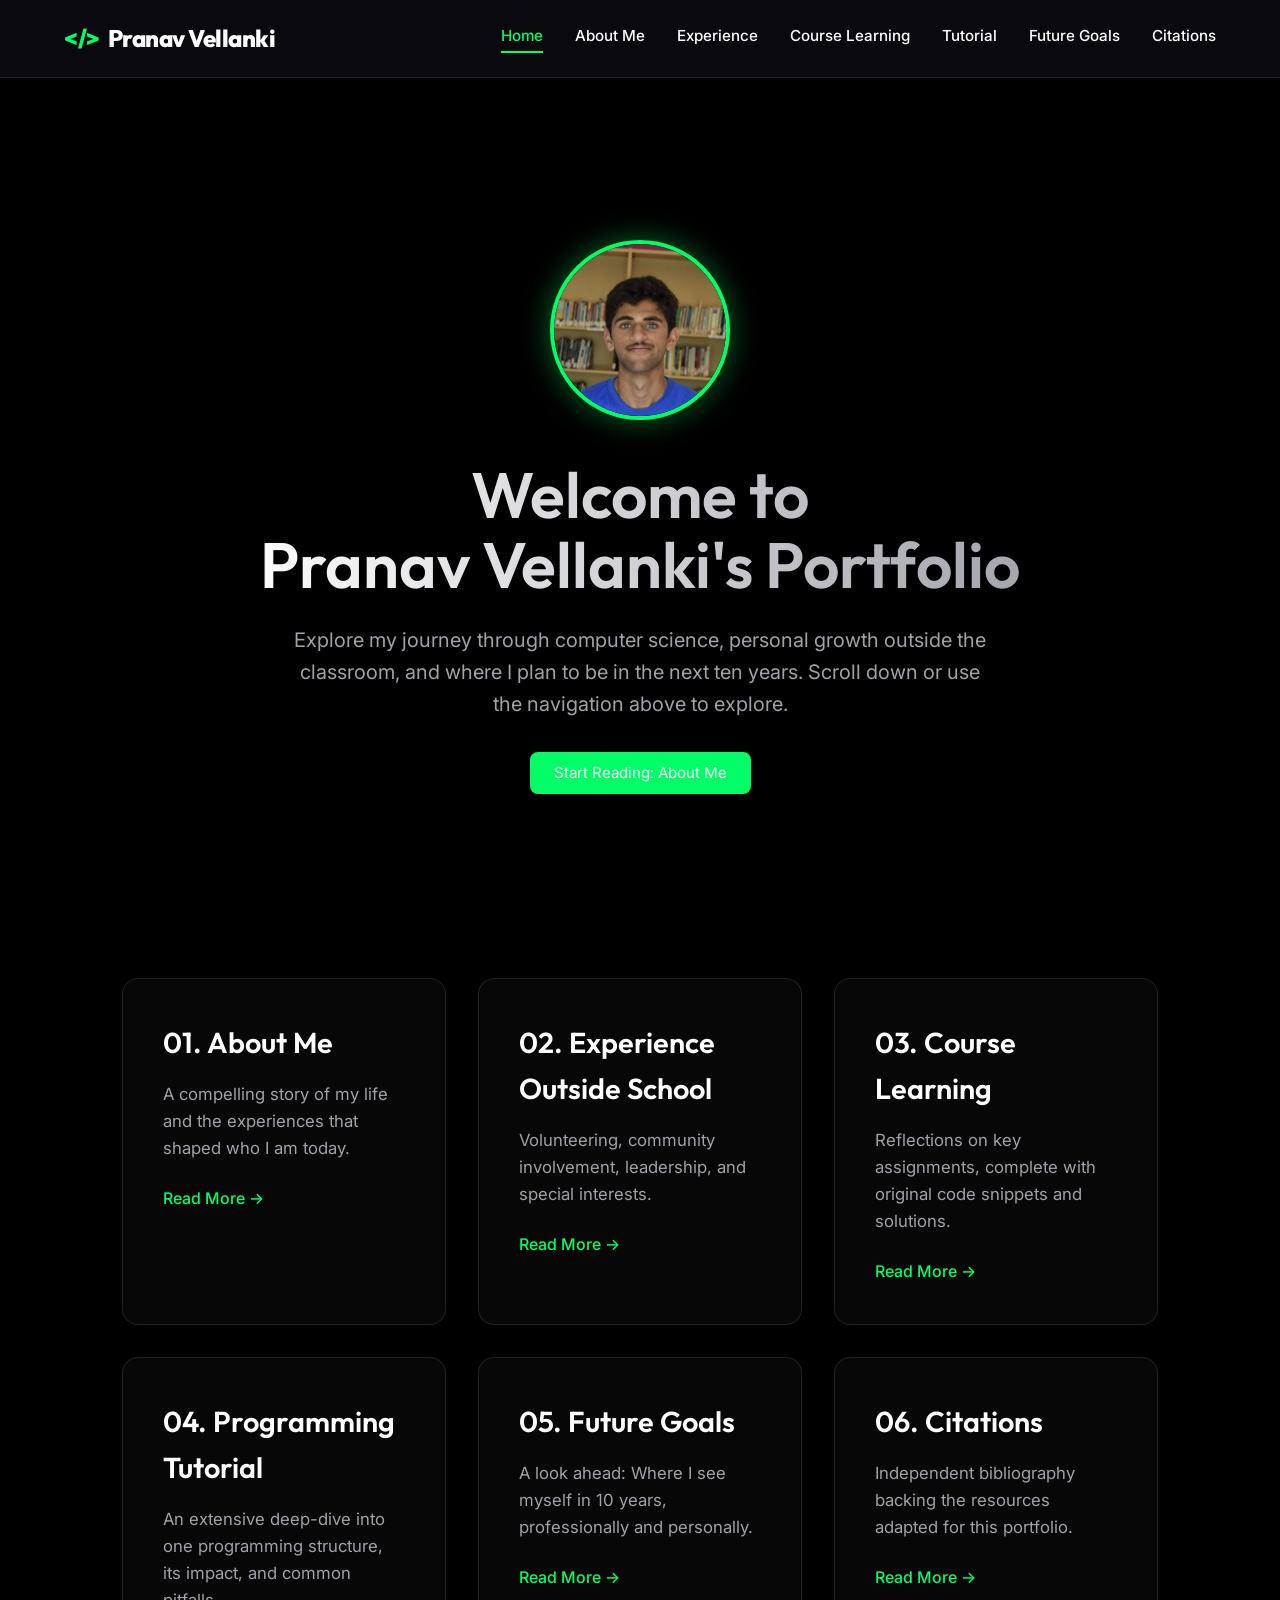
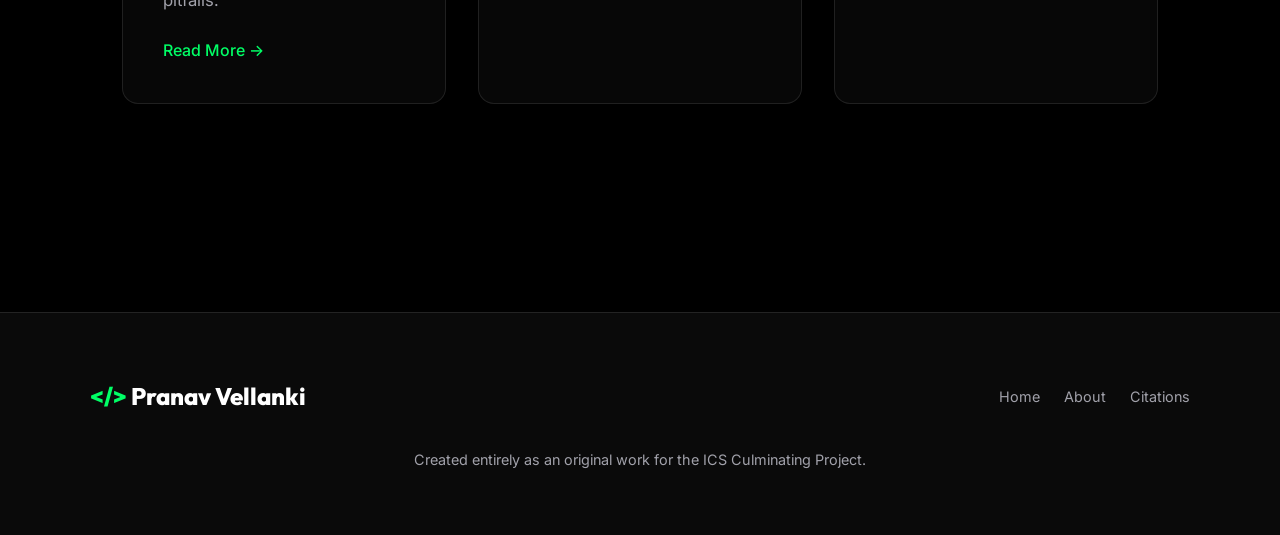
<file: index.html>
<!DOCTYPE html>
<html lang="en">
<head>
    <meta charset="UTF-8">
    <meta name="viewport" content="width=device-width, initial-scale=1.0">
    <title>ICS Portfolio | Home</title>
    <link href="https://fonts.googleapis.com/css2?family=Inter:wght@300;400;500;600;700&family=Outfit:wght@400;600;800&display=swap" rel="stylesheet">
    <link rel="stylesheet" href="styles.css">
</head>
<body>
    <nav class="navbar" id="navbar">
        <div class="logo">
            <span style="color: var(--accent-primary);">&lt;/&gt;</span> Pranav Vellanki
        </div>
        <div class="nav-links">
            <a href="index.html" class="active">Home</a>
            <a href="about.html">About Me</a>
            <a href="experience.html">Experience</a>
            <a href="learning.html">Course Learning</a>
            <a href="tutorial.html">Tutorial</a>
            <a href="future.html">Future Goals</a>
            <a href="citations.html">Citations</a>
        </div>

    </nav>
    <div style="height: 80px;"></div>

    <header class="page-header">
        <div class="animate-up" style="margin-bottom: 2rem;">
            <img src="profile.jpg" alt="Pranav Vellanki" class="profile-img">
        </div>
        <h1 class="animate-up delay-1">Welcome to <br><span style="color: var(--accent-primary);">Pranav Vellanki's Portfolio</span></h1>
        <p class="animate-up delay-2">Explore my journey through computer science, personal growth outside the classroom, and where I plan to be in the next ten years. Scroll down or use the navigation above to explore.</p>
        <div class="animate-up delay-3" style="margin-top: 2rem;">
            <a href="about.html" class="btn btn-primary">Start Reading: About Me</a>
        </div>
    </header>

    <section class="section-container">
        <div class="content-grid">
            <a href="about.html" class="glass-card" style="text-decoration:none;">
                <h3 style="color: var(--text-main);">01. About Me</h3>
                <p>A compelling story of my life and the experiences that shaped who I am today.</p>
                <div style="color: var(--accent-primary); font-weight: 500;">Read More &rarr;</div>
            </a>
            <a href="experience.html" class="glass-card" style="text-decoration:none;">
                <h3 style="color: var(--text-main);">02. Experience Outside School</h3>
                <p>Volunteering, community involvement, leadership, and special interests.</p>
                <div style="color: var(--accent-primary); font-weight: 500;">Read More &rarr;</div>
            </a>
            <a href="learning.html" class="glass-card" style="text-decoration:none;">
                <h3 style="color: var(--text-main);">03. Course Learning</h3>
                <p>Reflections on key assignments, complete with original code snippets and solutions.</p>
                <div style="color: var(--accent-primary); font-weight: 500;">Read More &rarr;</div>
            </a>
            <a href="#" onclick="alert('Coming Soon!'); return false;" class="glass-card" style="text-decoration:none;">
                <h3 style="color: var(--text-main);">04. Programming Tutorial</h3>
                <p>An extensive deep-dive into one programming structure, its impact, and common pitfalls.</p>
                <div style="color: var(--accent-primary); font-weight: 500;">Read More &rarr;</div>
            </a>
            <a href="future.html" class="glass-card" style="text-decoration:none;">
                <h3 style="color: var(--text-main);">05. Future Goals</h3>
                <p>A look ahead: Where I see myself in 10 years, professionally and personally.</p>
                <div style="color: var(--accent-primary); font-weight: 500;">Read More &rarr;</div>
            </a>
            <a href="#" onclick="alert('Coming Soon!'); return false;" class="glass-card" style="text-decoration:none;">
                <h3 style="color: var(--text-main);">06. Citations</h3>
                <p>Independent bibliography backing the resources adapted for this portfolio.</p>
                <div style="color: var(--accent-primary); font-weight: 500;">Read More &rarr;</div>
            </a>
        </div>
    </section>

    <footer class="footer">
        <div class="footer-content">
            <div class="footer-logo">
                <span style="color: var(--accent-primary);">&lt;/&gt;</span> Pranav Vellanki
            </div>
            <div class="footer-links">
                <a href="index.html">Home</a>
                <a href="about.html">About</a>
                <a href="citations.html">Citations</a>
            </div>
        </div>
        <p style="text-align:center; color: var(--text-muted); margin-top: 2rem; font-size:0.9rem;">Created entirely as an original work for the ICS Culminating Project.</p>
    </footer>

    <script src="script.js"></script>
</body>
</html>
</file>
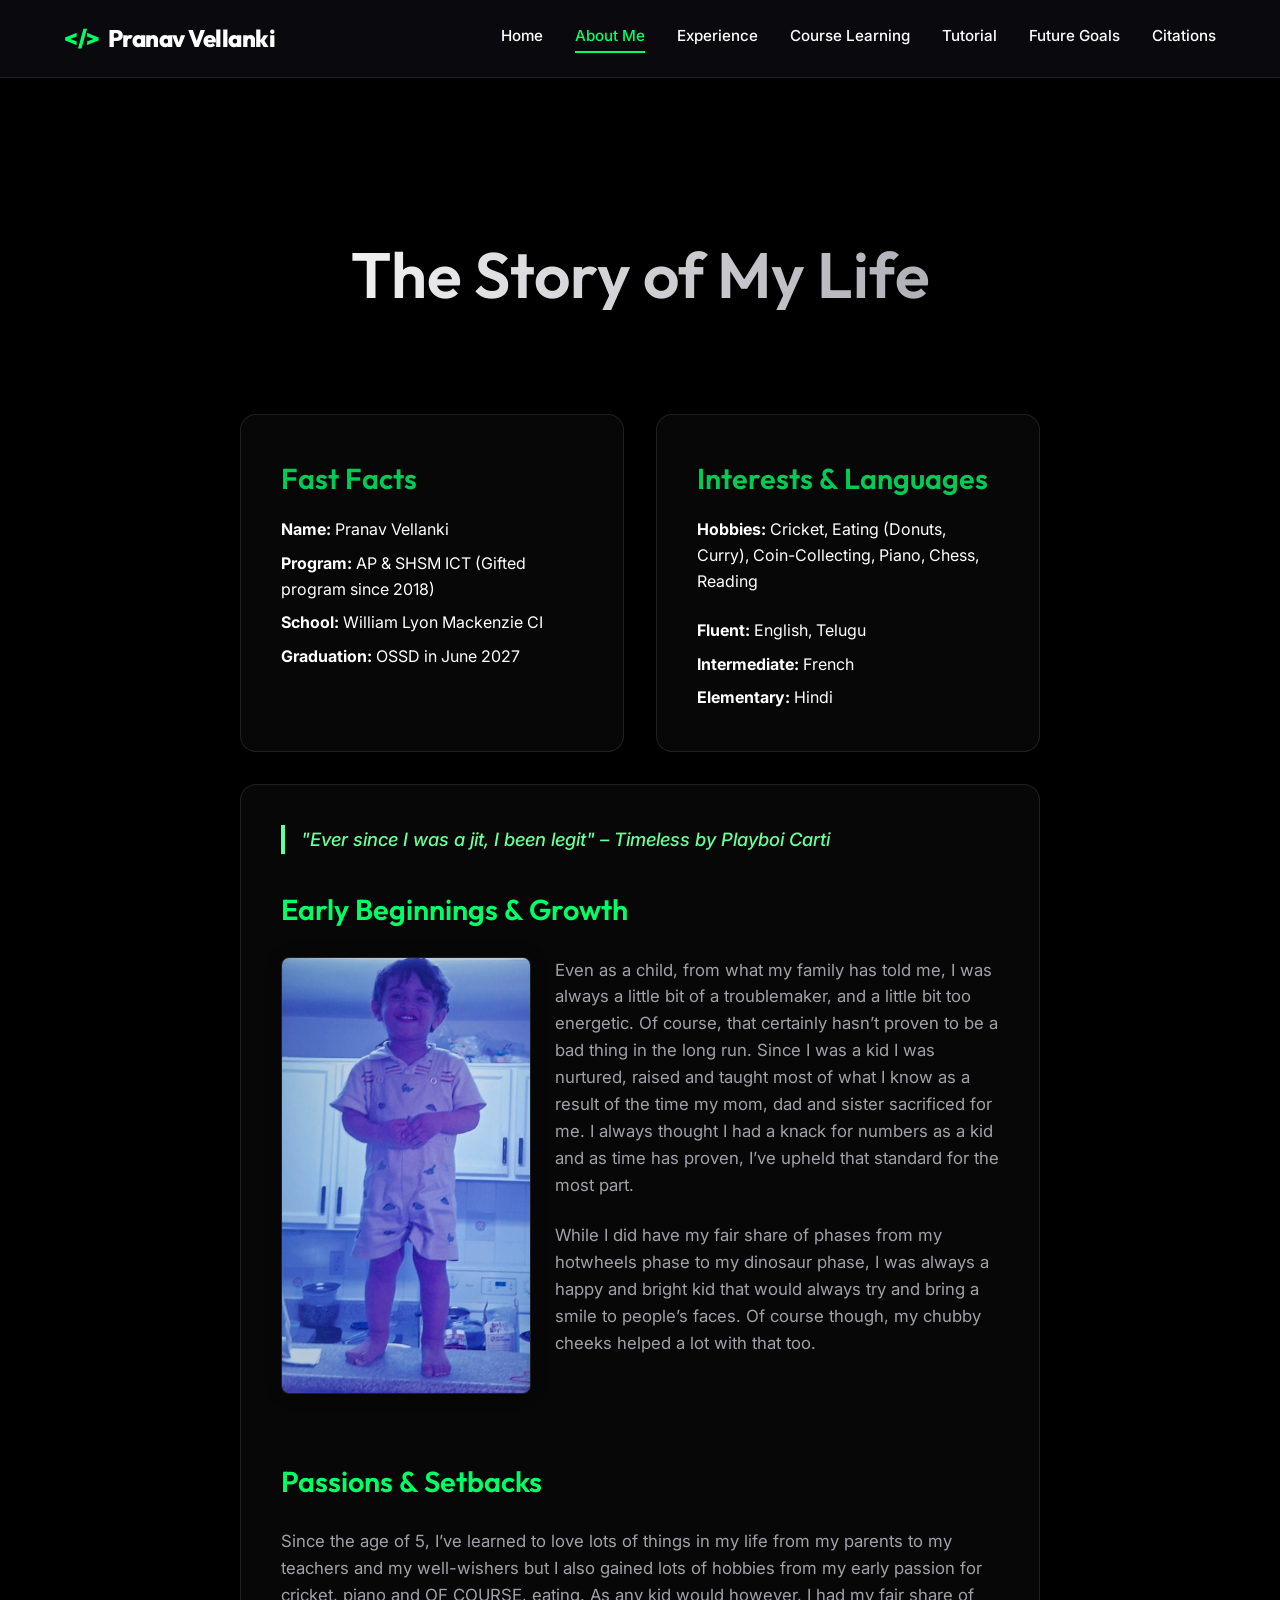
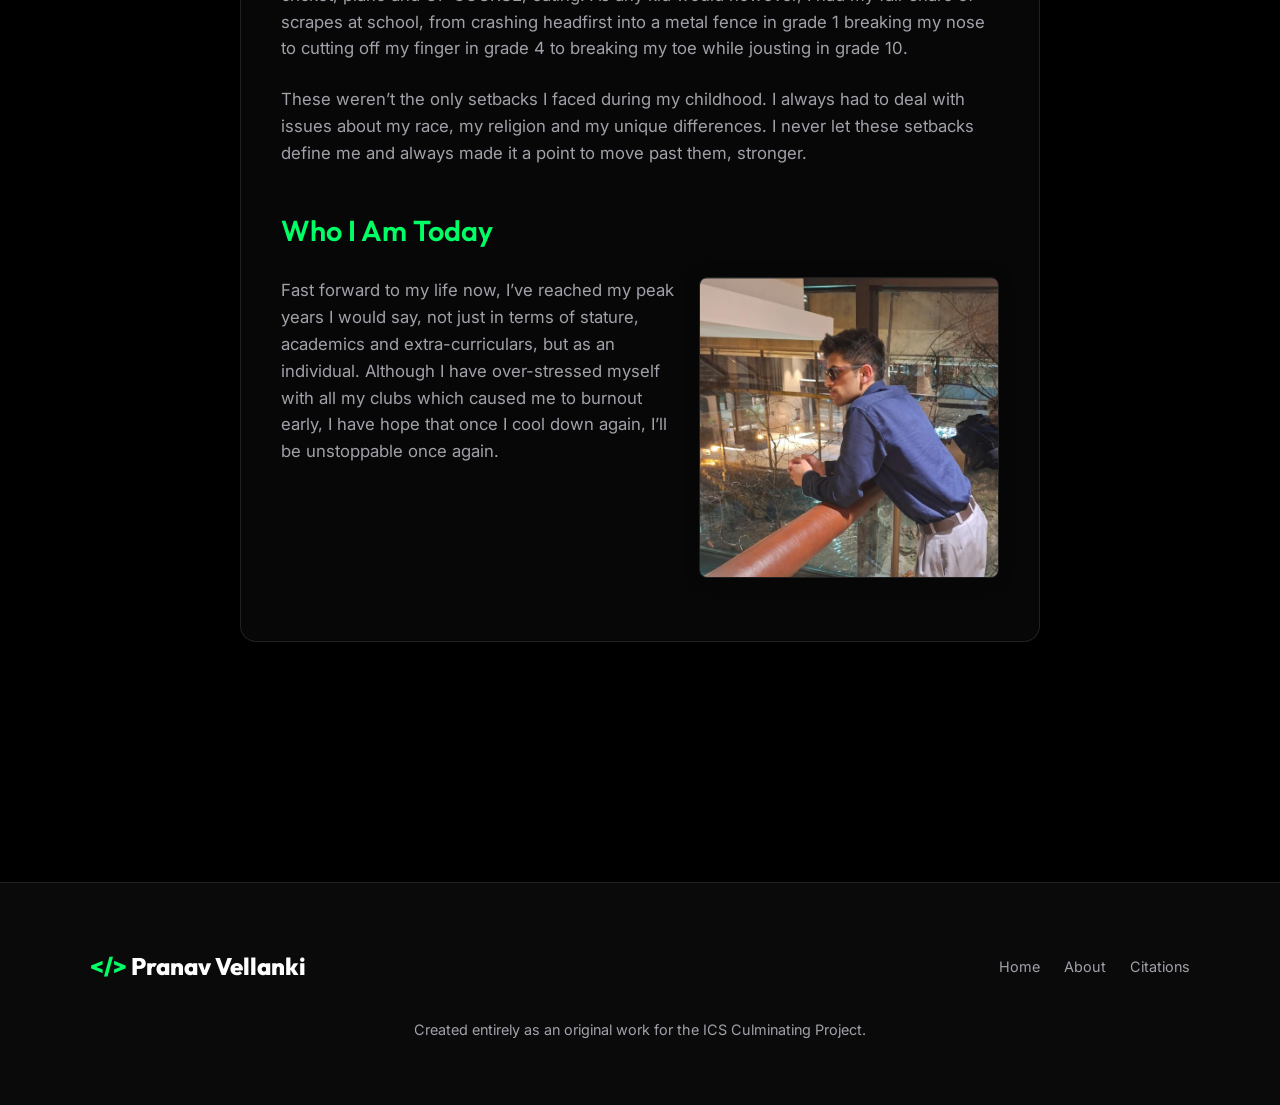
<file: about.html>
<!DOCTYPE html>
<html lang="en">
<head>
    <meta charset="UTF-8">
    <meta name="viewport" content="width=device-width, initial-scale=1.0">
    <title>About Me | ICS Portfolio</title>
    <link href="https://fonts.googleapis.com/css2?family=Inter:wght@300;400;500;600;700&family=Outfit:wght@400;600;800&display=swap" rel="stylesheet">
    <link rel="stylesheet" href="styles.css">
</head>
<body>
    <nav class="navbar" id="navbar">
        <div class="logo">
            <span style="color: var(--accent-primary);">&lt;/&gt;</span> Pranav Vellanki
        </div>
        <div class="nav-links">
            <a href="index.html">Home</a>
            <a href="about.html" class="active">About Me</a>
            <a href="experience.html">Experience</a>
            <a href="learning.html">Course Learning</a>
            <a href="tutorial.html">Tutorial</a>
            <a href="future.html">Future Goals</a>
            <a href="citations.html">Citations</a>
        </div>

    </nav>
    <div style="height: 80px;"></div>

    <header class="page-header">
        <h1 class="animate-up">The Story of <span style="color: var(--accent-secondary);">My Life</span></h1>
    </header>

    <section class="section-container" style="padding-top: 0;">
        <div class="content-grid" style="max-width: 800px; margin: 0 auto; margin-bottom: 2rem;">
            <div class="glass-card">
                <h3 style="color: var(--accent-secondary); margin-bottom: 1rem;">Fast Facts</h3>
                <ul style="list-style: none; padding: 0;">
                    <li style="margin-bottom: 0.5rem;"><strong style="color: var(--text-main);">Name:</strong> Pranav Vellanki</li>
                    <li style="margin-bottom: 0.5rem;"><strong style="color: var(--text-main);">Program:</strong> AP & SHSM ICT (Gifted program since 2018)</li>
                    <li style="margin-bottom: 0.5rem;"><strong style="color: var(--text-main);">School:</strong> William Lyon Mackenzie CI</li>
                    <li><strong style="color: var(--text-main);">Graduation:</strong> OSSD in June 2027</li>
                </ul>
            </div>
            <div class="glass-card">
                <h3 style="color: var(--accent-secondary); margin-bottom: 1rem;">Interests & Languages</h3>
                <ul style="list-style: none; padding: 0; margin-bottom: 1.5rem;">
                    <li style="margin-bottom: 0.5rem;"><strong style="color: var(--text-main);">Hobbies:</strong> Cricket, Eating (Donuts, Curry), Coin-Collecting, Piano, Chess, Reading</li>
                </ul>
                <ul style="list-style: none; padding: 0;">
                    <li style="margin-bottom: 0.5rem;"><strong style="color: var(--text-main);">Fluent:</strong> English, Telugu</li>
                    <li style="margin-bottom: 0.5rem;"><strong style="color: var(--text-main);">Intermediate:</strong> French</li>
                    <li><strong style="color: var(--text-main);">Elementary:</strong> Hindi</li>
                </ul>
            </div>
        </div>

        <div class="glass-card" style="max-width: 800px; margin: 0 auto; margin-bottom: 2rem;">
            <p class="animate-up delay-2" style="font-size: 1.15rem; font-weight: 500; font-style: italic; color: var(--accent-gold); margin-bottom: 2rem; border-left: 4px solid var(--accent-gold); padding-left: 1rem;">
                "Ever since I was a jit, I been legit" – Timeless by Playboi Carti
            </p>
            <h2 style="color: var(--accent-primary); margin-bottom: 1.5rem;">Early Beginnings & Growth</h2>
            <div style="float: left; margin: 0 1.5rem 1rem 0; width: 40%; max-width: 250px;">
                <img src="baby-photo.jpg" alt="Baby Photo" style="width: 100%; border-radius: 8px; border: 1px solid var(--border-glass); box-shadow: 0 0 15px rgba(0,0,0,0.3);">
            </div>
            <p>
                Even as a child, from what my family has told me, I was always a little bit of a troublemaker, and a little bit too energetic. Of course, that certainly hasn’t proven to be a bad thing in the long run. Since I was a kid I was nurtured, raised and taught most of what I know as a result of the time my mom, dad and sister sacrificed for me. I always thought I had a knack for numbers as a kid and as time has proven, I’ve upheld that standard for the most part.
            </p>
            <p style="margin-top: 1.5rem;">
                While I did have my fair share of phases from my hotwheels phase to my dinosaur phase, I was always a happy and bright kid that would always try and bring a smile to people’s faces. Of course though, my chubby cheeks helped a lot with that too.
            </p>
            <div style="clear: both;"></div>
            
            <h2 style="color: var(--accent-primary); margin-top: 2.5rem; margin-bottom: 1.5rem;">Passions & Setbacks</h2>
            <p>
                Since the age of 5, I’ve learned to love lots of things in my life from my parents to my teachers and my well-wishers but I also gained lots of hobbies from my early passion for cricket, piano and OF COURSE, eating. As any kid would however, I had my fair share of scrapes at school, from crashing headfirst into a metal fence in grade 1 breaking my nose to cutting off my finger in grade 4 to breaking my toe while jousting in grade 10.
            </p>
            <p style="margin-top: 1.5rem;">
                These weren’t the only setbacks I faced during my childhood. I always had to deal with issues about my race, my religion and my unique differences. I never let these setbacks define me and always made it a point to move past them, stronger.
            </p>

            <h2 style="color: var(--accent-primary); margin-top: 2.5rem; margin-bottom: 1.5rem;">Who I Am Today</h2>
            <div style="float: right; margin: 0 0 1rem 1.5rem; width: 45%; max-width: 300px;">
                <img src="about-me-photo.png" alt="Looking Out" style="width: 100%; border-radius: 8px; border: 1px solid var(--border-glass); box-shadow: 0 0 15px rgba(0,0,0,0.3);">
            </div>
            <p>
                Fast forward to my life now, I’ve reached my peak years I would say, not just in terms of stature, academics and extra-curriculars, but as an individual. Although I have over-stressed myself with all my clubs which caused me to burnout early, I have hope that once I cool down again, I’ll be unstoppable once again.
            </p>
            <div style="clear: both;"></div>
        </div>
    </section>

    <footer class="footer">
        <div class="footer-content">
            <div class="footer-logo">
                <span style="color: var(--accent-primary);">&lt;/&gt;</span> Pranav Vellanki
            </div>
            <div class="footer-links">
                <a href="index.html">Home</a>
                <a href="about.html">About</a>
                <a href="citations.html">Citations</a>
            </div>
        </div>
        <p style="text-align:center; color: var(--text-muted); margin-top: 2rem; font-size:0.9rem;">Created entirely as an original work for the ICS Culminating Project.</p>
    </footer>

    <script src="script.js"></script>
</body>
</html>
</file>
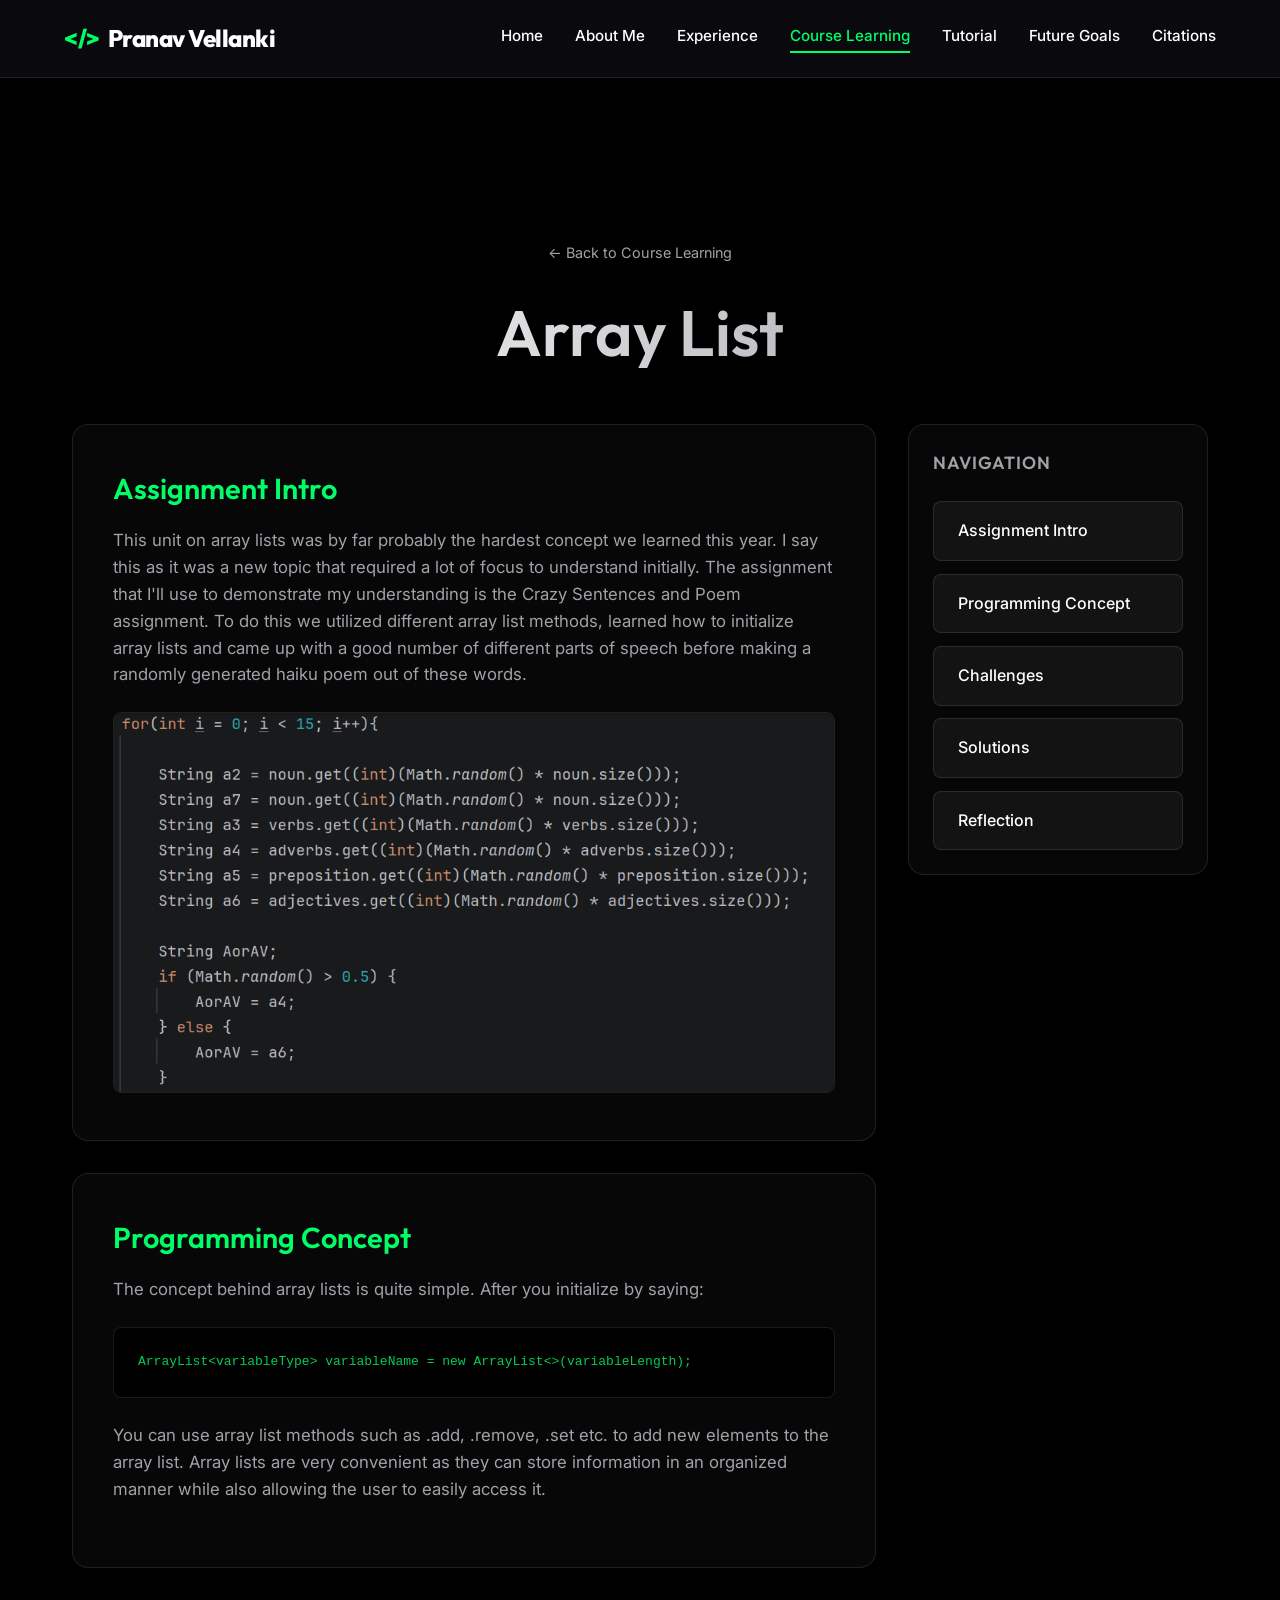
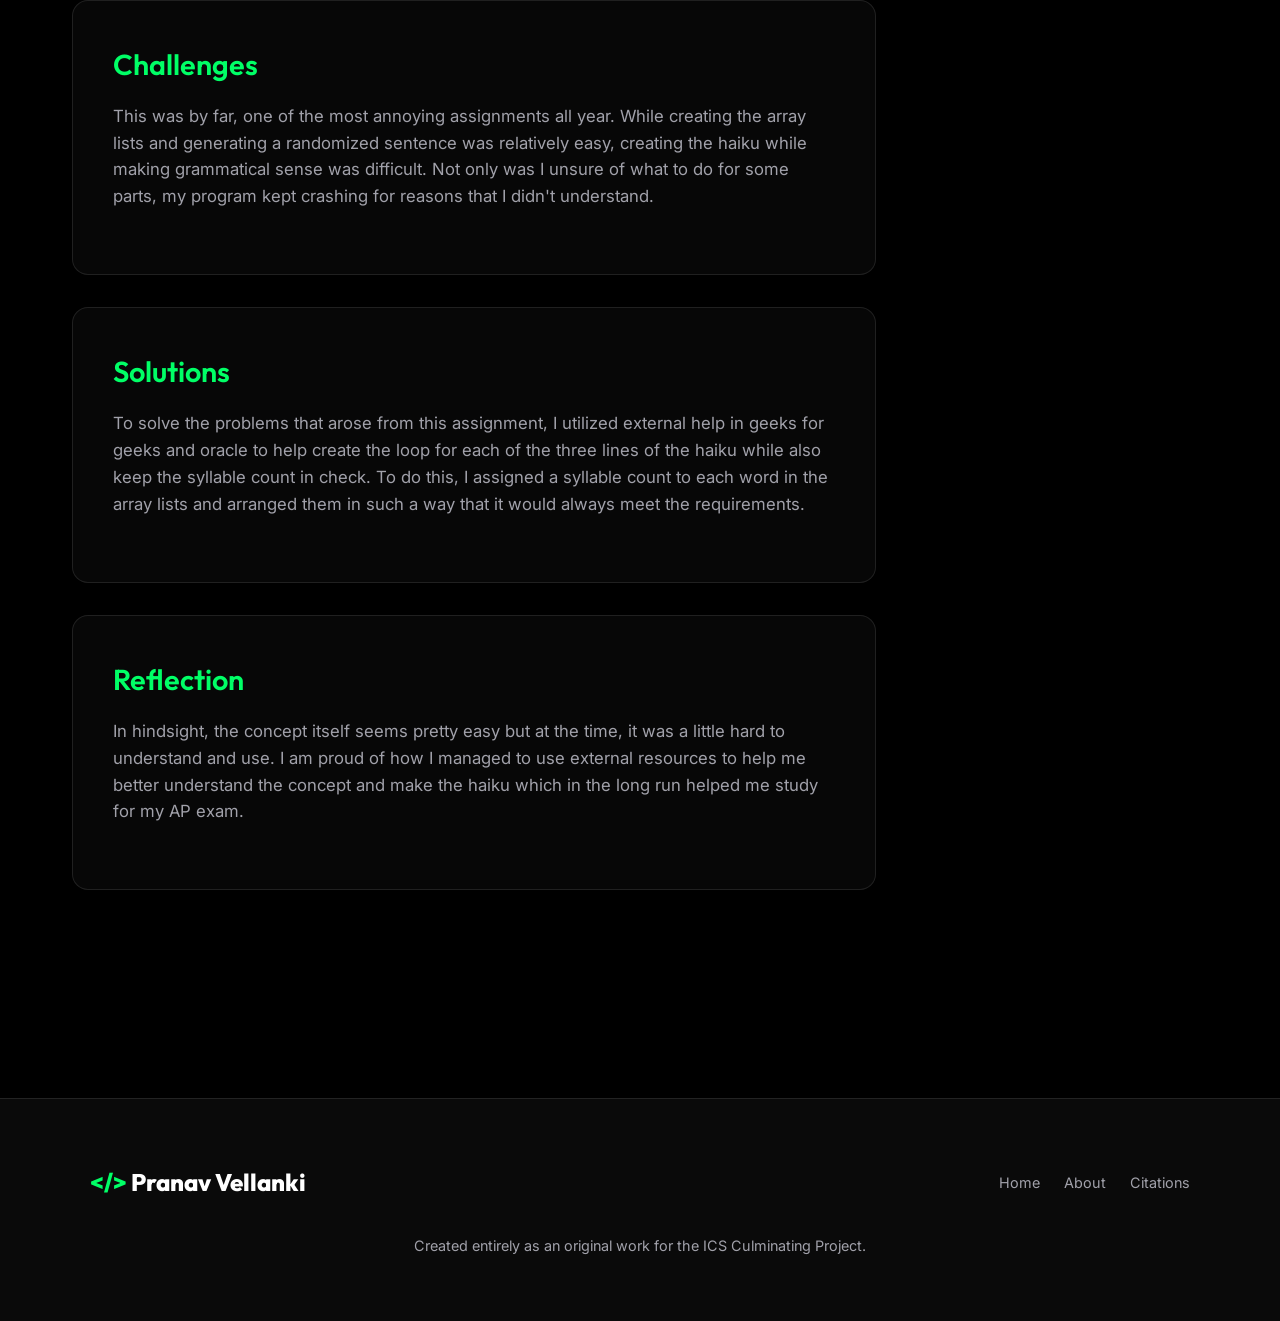
<file: array-list.html>
<!DOCTYPE html>
<html lang="en">
<head>
    <meta charset="UTF-8">
    <meta name="viewport" content="width=device-width, initial-scale=1.0">
    <title>Array List | ICS Portfolio</title>
    <link href="https://fonts.googleapis.com/css2?family=Inter:wght@300;400;500;600;700&family=Outfit:wght@400;600;800&display=swap" rel="stylesheet">
    <link rel="stylesheet" href="styles.css">
    <style>
        .layout-container {
            display: grid;
            grid-template-columns: 1fr 300px;
            gap: 2rem;
            align-items: start;
        }
        
        .main-content {
            display: flex;
            flex-direction: column;
            gap: 2rem;
        }

        .section-box {
            scroll-margin-top: 100px;
        }

        .sidebar-nav {
            position: sticky;
            top: 100px;
            display: flex;
            flex-direction: column;
            gap: 0.8rem;
        }

        .sidebar-btn {
            display: block;
            padding: 1rem 1.5rem;
            background: rgba(255, 255, 255, 0.05);
            border: 1px solid var(--border-glass);
            border-radius: 8px;
            color: var(--text-main);
            text-decoration: none;
            font-weight: 500;
            transition: all 0.2s ease;
            text-align: left;
            cursor: pointer;
        }

        .sidebar-btn:hover {
            background: rgba(0, 255, 102, 0.1);
            border-color: var(--accent-primary);
            color: var(--accent-primary);
            transform: translateX(-5px);
        }

        @media (max-width: 900px) {
            .layout-container {
                grid-template-columns: 1fr;
            }
            .sidebar-nav {
                position: static;
                margin-bottom: 2rem;
                flex-direction: row;
                flex-wrap: wrap;
            }
            .sidebar-btn {
                flex: 1 1 200px;
                text-align: center;
            }
        }
    </style>
</head>
<body>
    <nav class="navbar" id="navbar">
        <div class="logo">
            <span style="color: var(--accent-primary);">&lt;/&gt;</span> Pranav Vellanki
        </div>
        <div class="nav-links">
            <a href="index.html">Home</a>
            <a href="about.html">About Me</a>
            <a href="experience.html">Experience</a>
            <a href="learning.html" class="active">Course Learning</a>
            <a href="tutorial.html">Tutorial</a>
            <a href="future.html">Future Goals</a>
            <a href="citations.html">Citations</a>
        </div>
    </nav>
    <div style="height: 80px;"></div>

    <header class="page-header" style="padding-bottom: 2rem;">
        <div class="animate-up" style="margin-bottom: 2rem;">
            <a href="learning.html" style="color: var(--text-muted); font-size: 0.9rem;">&larr; Back to Course Learning</a>
        </div>
        <h1 class="animate-up delay-1">Array List</h1>
    </header>

    <section class="section-container" style="padding-top: 0; max-width: 1200px;">
        <div class="layout-container animate-up delay-2">
            
            <!-- Main Content Boxes -->
            <div class="main-content">
                <div id="intro" class="glass-card section-box">
                    <h2 style="color: var(--accent-primary);">Assignment Intro</h2>
                    <p style="margin-top: 1rem; line-height: 1.6;">
                        This unit on array lists was by far probably the hardest concept we learned this year. I say this as it was a new topic that required a lot of focus to understand initially. The assignment that I'll use to demonstrate my understanding is the Crazy Sentences and Poem assignment. To do this we utilized different array list methods, learned how to initialize array lists and came up with a good number of different parts of speech before making a randomly generated haiku poem out of these words.
                    </p>
                    <div style="margin-top: 1.5rem; text-align: center;">
                        <img src="array-list-code.png" alt="Array List Code Snippet" style="max-width: 100%; border-radius: 8px; border: 1px solid var(--border-glass); box-shadow: 0 0 15px rgba(0,0,0,0.3);">
                    </div>
                </div>
                <div id="concept" class="glass-card section-box">
                    <h2 style="color: var(--accent-primary);">Programming Concept</h2>
                    <p style="margin-top: 1rem; line-height: 1.6;">
                        The concept behind array lists is quite simple. After you initialize by saying:
                    </p>
                    <div class="code-snippet" style="margin-top: 1.5rem; margin-bottom: 1.5rem;">
<pre><code>ArrayList&lt;variableType&gt; variableName = new ArrayList&lt;&gt;(variableLength);</code></pre>
                    </div>
                    <p style="margin-top: 1rem; line-height: 1.6;">
                        You can use array list methods such as .add, .remove, .set etc. to add new elements to the array list. Array lists are very convenient as they can store information in an organized manner while also allowing the user to easily access it.
                    </p>
                </div>
                <div id="challenges" class="glass-card section-box">
                    <h2 style="color: var(--accent-primary);">Challenges</h2>
                    <p style="margin-top: 1rem; line-height: 1.6;">
                        This was by far, one of the most annoying assignments all year. While creating the array lists and generating a randomized sentence was relatively easy, creating the haiku while making grammatical sense was difficult. Not only was I unsure of what to do for some parts, my program kept crashing for reasons that I didn't understand.
                    </p>
                </div>
                <div id="solutions" class="glass-card section-box">
                    <h2 style="color: var(--accent-primary);">Solutions</h2>
                    <p style="margin-top: 1rem; line-height: 1.6;">
                        To solve the problems that arose from this assignment, I utilized external help in geeks for geeks and oracle to help create the loop for each of the three lines of the haiku while also keep the syllable count in check. To do this, I assigned a syllable count to each word in the array lists and arranged them in such a way that it would always meet the requirements.
                    </p>
                </div>
                <div id="reflection" class="glass-card section-box">
                    <h2 style="color: var(--accent-primary);">Reflection</h2>
                    <p style="margin-top: 1rem; line-height: 1.6;">
                        In hindsight, the concept itself seems pretty easy but at the time, it was a little hard to understand and use. I am proud of how I managed to use external resources to help me better understand the concept and make the haiku which in the long run helped me study for my AP exam.
                    </p>
                </div>
            </div>

            <!-- Right Sidebar Navigation -->
            <div class="sidebar-nav">
                <div class="glass-card" style="padding: 1.5rem;">
                    <h3 style="margin-bottom: 1.5rem; color: var(--text-muted); font-size: 1.1rem; text-transform: uppercase; letter-spacing: 1px;">Navigation</h3>
                    <div style="display: flex; flex-direction: column; gap: 0.8rem;">
                        <a href="#intro" class="sidebar-btn">Assignment Intro</a>
                        <a href="#concept" class="sidebar-btn">Programming Concept</a>
                        <a href="#challenges" class="sidebar-btn">Challenges</a>
                        <a href="#solutions" class="sidebar-btn">Solutions</a>
                        <a href="#reflection" class="sidebar-btn">Reflection</a>
                    </div>
                </div>
            </div>

        </div>
    </section>

    <footer class="footer">
        <div class="footer-content">
            <div class="footer-logo">
                <span style="color: var(--accent-primary);">&lt;/&gt;</span> Pranav Vellanki
            </div>
            <div class="footer-links">
                <a href="index.html">Home</a>
                <a href="about.html">About</a>
                <a href="citations.html">Citations</a>
            </div>
        </div>
        <p style="text-align:center; color: var(--text-muted); margin-top: 2rem; font-size:0.9rem;">Created entirely as an original work for the ICS Culminating Project.</p>
    </footer>

    <script src="script.js"></script>
    <script>
        // Smooth scrolling for sidebar links
        document.querySelectorAll('.sidebar-btn').forEach(anchor => {
            anchor.addEventListener('click', function (e) {
                e.preventDefault();
                const targetId = this.getAttribute('href').substring(1);
                const targetElement = document.getElementById(targetId);
                if (targetElement) {
                    targetElement.scrollIntoView({
                        behavior: 'smooth'
                    });
                }
            });
        });
    </script>
</body>
</html>
</file>
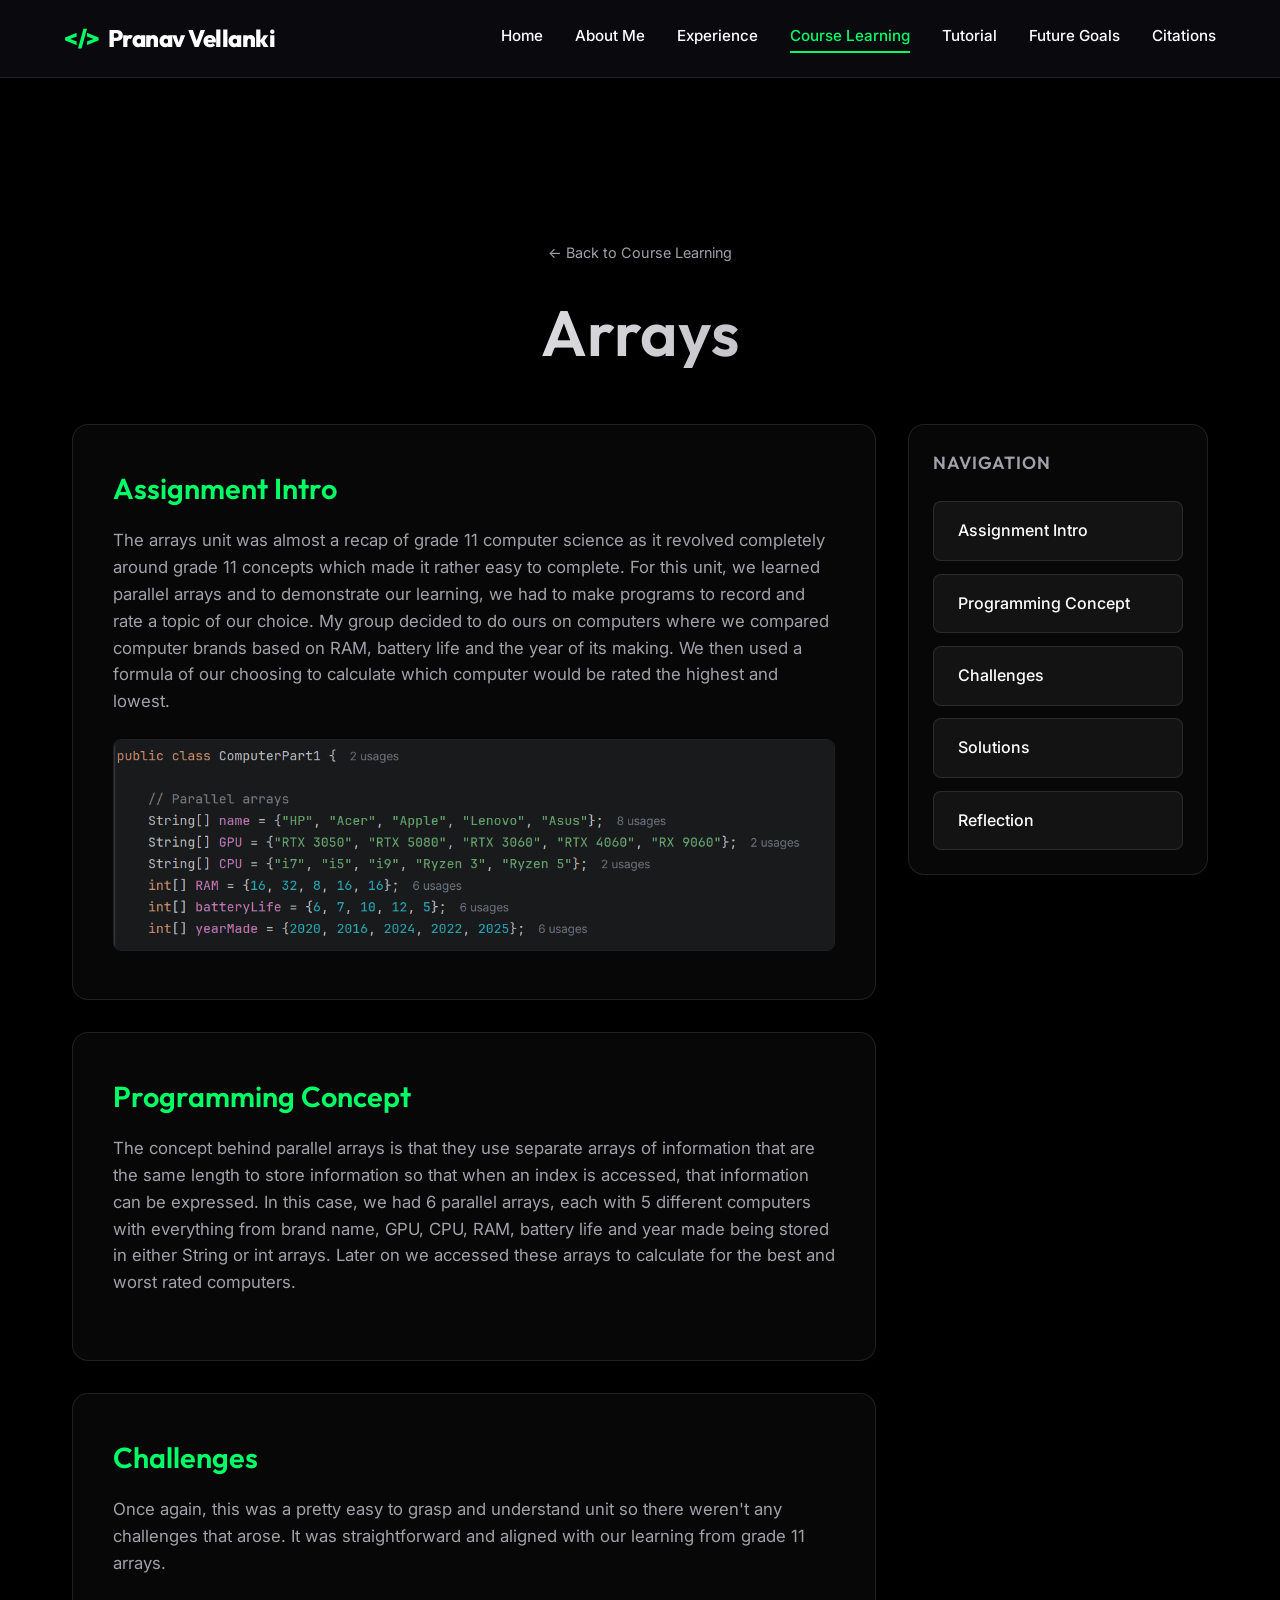
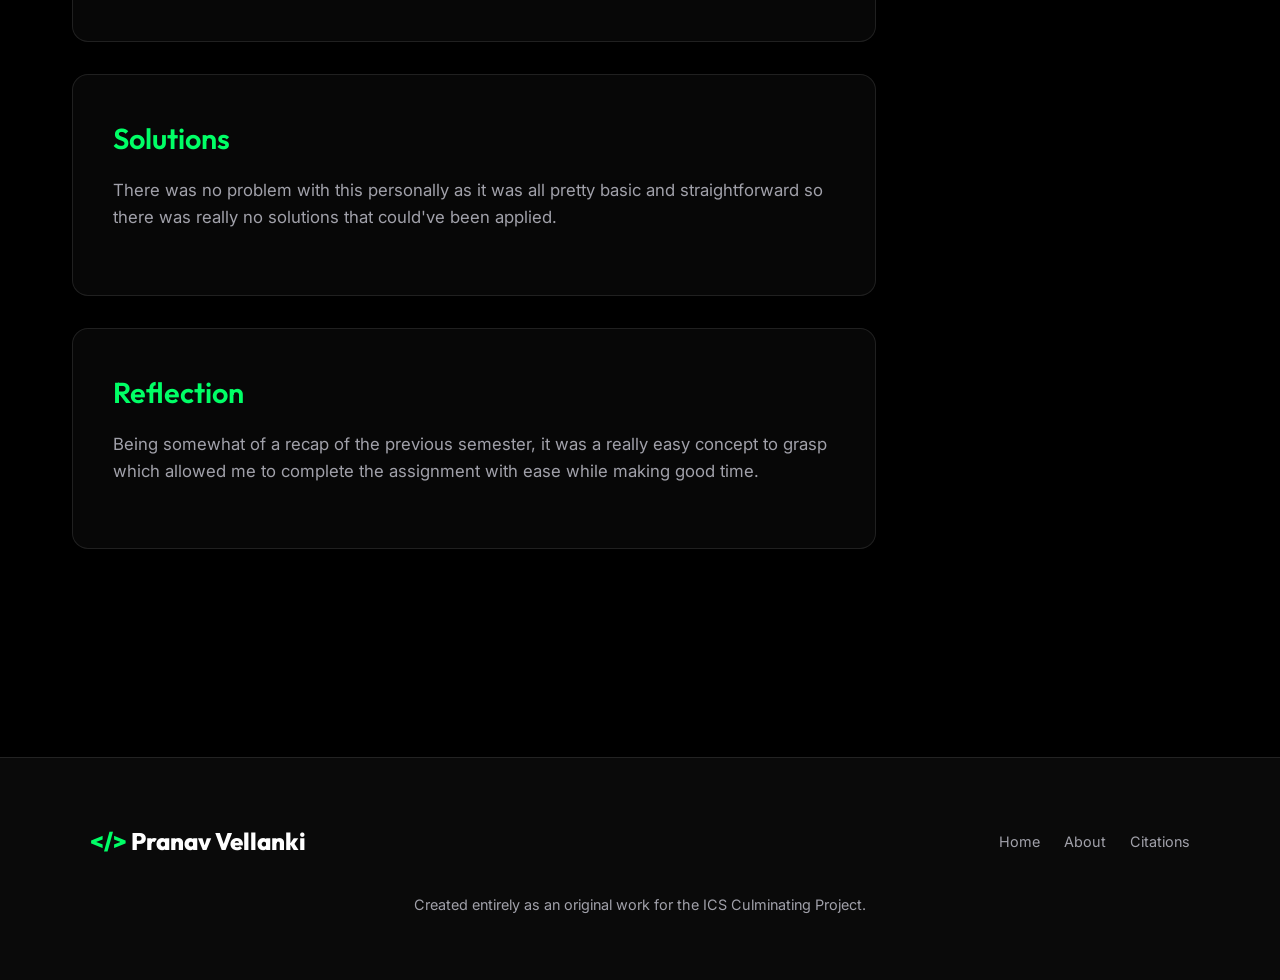
<file: arrays.html>
<!DOCTYPE html>
<html lang="en">
<head>
    <meta charset="UTF-8">
    <meta name="viewport" content="width=device-width, initial-scale=1.0">
    <title>Arrays | ICS Portfolio</title>
    <link href="https://fonts.googleapis.com/css2?family=Inter:wght@300;400;500;600;700&family=Outfit:wght@400;600;800&display=swap" rel="stylesheet">
    <link rel="stylesheet" href="styles.css">
    <style>
        .layout-container {
            display: grid;
            grid-template-columns: 1fr 300px;
            gap: 2rem;
            align-items: start;
        }
        
        .main-content {
            display: flex;
            flex-direction: column;
            gap: 2rem;
        }

        .section-box {
            scroll-margin-top: 100px;
        }

        .sidebar-nav {
            position: sticky;
            top: 100px;
            display: flex;
            flex-direction: column;
            gap: 0.8rem;
        }

        .sidebar-btn {
            display: block;
            padding: 1rem 1.5rem;
            background: rgba(255, 255, 255, 0.05);
            border: 1px solid var(--border-glass);
            border-radius: 8px;
            color: var(--text-main);
            text-decoration: none;
            font-weight: 500;
            transition: all 0.2s ease;
            text-align: left;
            cursor: pointer;
        }

        .sidebar-btn:hover {
            background: rgba(0, 255, 102, 0.1);
            border-color: var(--accent-primary);
            color: var(--accent-primary);
            transform: translateX(-5px);
        }

        @media (max-width: 900px) {
            .layout-container {
                grid-template-columns: 1fr;
            }
            .sidebar-nav {
                position: static;
                margin-bottom: 2rem;
                flex-direction: row;
                flex-wrap: wrap;
            }
            .sidebar-btn {
                flex: 1 1 200px;
                text-align: center;
            }
        }
    </style>
</head>
<body>
    <nav class="navbar" id="navbar">
        <div class="logo">
            <span style="color: var(--accent-primary);">&lt;/&gt;</span> Pranav Vellanki
        </div>
        <div class="nav-links">
            <a href="index.html">Home</a>
            <a href="about.html">About Me</a>
            <a href="experience.html">Experience</a>
            <a href="learning.html" class="active">Course Learning</a>
            <a href="tutorial.html">Tutorial</a>
            <a href="future.html">Future Goals</a>
            <a href="citations.html">Citations</a>
        </div>
    </nav>
    <div style="height: 80px;"></div>

    <header class="page-header" style="padding-bottom: 2rem;">
        <div class="animate-up" style="margin-bottom: 2rem;">
            <a href="learning.html" style="color: var(--text-muted); font-size: 0.9rem;">&larr; Back to Course Learning</a>
        </div>
        <h1 class="animate-up delay-1">Arrays</h1>
    </header>

    <section class="section-container" style="padding-top: 0; max-width: 1200px;">
        <div class="layout-container animate-up delay-2">
            
            <!-- Main Content Boxes -->
            <div class="main-content">
                <div id="intro" class="glass-card section-box">
                    <h2 style="color: var(--accent-primary);">Assignment Intro</h2>
                    <p style="margin-top: 1rem; line-height: 1.6;">
                        The arrays unit was almost a recap of grade 11 computer science as it revolved completely around grade 11 concepts which made it rather easy to complete. For this unit, we learned parallel arrays and to demonstrate our learning, we had to make programs to record and rate a topic of our choice. My group decided to do ours on computers where we compared computer brands based on RAM, battery life and the year of its making. We then used a formula of our choosing to calculate which computer would be rated the highest and lowest.
                    </p>
                    <div style="margin-top: 1.5rem; text-align: center;">
                        <img src="parallel-arrays.png" alt="Parallel Arrays Snippet" style="max-width: 100%; border-radius: 8px; border: 1px solid var(--border-glass);">
                    </div>
                </div>
                <div id="concept" class="glass-card section-box">
                    <h2 style="color: var(--accent-primary);">Programming Concept</h2>
                    <p style="margin-top: 1rem; line-height: 1.6;">
                        The concept behind parallel arrays is that they use separate arrays of information that are the same length to store information so that when an index is accessed, that information can be expressed. In this case, we had 6 parallel arrays, each with 5 different computers with everything from brand name, GPU, CPU, RAM, battery life and year made being stored in either String or int arrays. Later on we accessed these arrays to calculate for the best and worst rated computers.
                    </p>
                </div>
                <div id="challenges" class="glass-card section-box">
                    <h2 style="color: var(--accent-primary);">Challenges</h2>
                    <p style="margin-top: 1rem; line-height: 1.6;">
                        Once again, this was a pretty easy to grasp and understand unit so there weren't any challenges that arose. It was straightforward and aligned with our learning from grade 11 arrays.
                    </p>
                </div>
                <div id="solutions" class="glass-card section-box">
                    <h2 style="color: var(--accent-primary);">Solutions</h2>
                    <p style="margin-top: 1rem; line-height: 1.6;">
                        There was no problem with this personally as it was all pretty basic and straightforward so there was really no solutions that could've been applied.
                    </p>
                </div>
                <div id="reflection" class="glass-card section-box">
                    <h2 style="color: var(--accent-primary);">Reflection</h2>
                    <p style="margin-top: 1rem; line-height: 1.6;">
                        Being somewhat of a recap of the previous semester, it was a really easy concept to grasp which allowed me to complete the assignment with ease while making good time.
                    </p>
                </div>
            </div>

            <!-- Right Sidebar Navigation -->
            <div class="sidebar-nav">
                <div class="glass-card" style="padding: 1.5rem;">
                    <h3 style="margin-bottom: 1.5rem; color: var(--text-muted); font-size: 1.1rem; text-transform: uppercase; letter-spacing: 1px;">Navigation</h3>
                    <div style="display: flex; flex-direction: column; gap: 0.8rem;">
                        <a href="#intro" class="sidebar-btn">Assignment Intro</a>
                        <a href="#concept" class="sidebar-btn">Programming Concept</a>
                        <a href="#challenges" class="sidebar-btn">Challenges</a>
                        <a href="#solutions" class="sidebar-btn">Solutions</a>
                        <a href="#reflection" class="sidebar-btn">Reflection</a>
                    </div>
                </div>
            </div>

        </div>
    </section>

    <footer class="footer">
        <div class="footer-content">
            <div class="footer-logo">
                <span style="color: var(--accent-primary);">&lt;/&gt;</span> Pranav Vellanki
            </div>
            <div class="footer-links">
                <a href="index.html">Home</a>
                <a href="about.html">About</a>
                <a href="citations.html">Citations</a>
            </div>
        </div>
        <p style="text-align:center; color: var(--text-muted); margin-top: 2rem; font-size:0.9rem;">Created entirely as an original work for the ICS Culminating Project.</p>
    </footer>

    <script src="script.js"></script>
    <script>
        // Smooth scrolling for sidebar links
        document.querySelectorAll('.sidebar-btn').forEach(anchor => {
            anchor.addEventListener('click', function (e) {
                e.preventDefault();
                const targetId = this.getAttribute('href').substring(1);
                const targetElement = document.getElementById(targetId);
                if (targetElement) {
                    targetElement.scrollIntoView({
                        behavior: 'smooth'
                    });
                }
            });
        });
    </script>
</body>
</html>
</file>
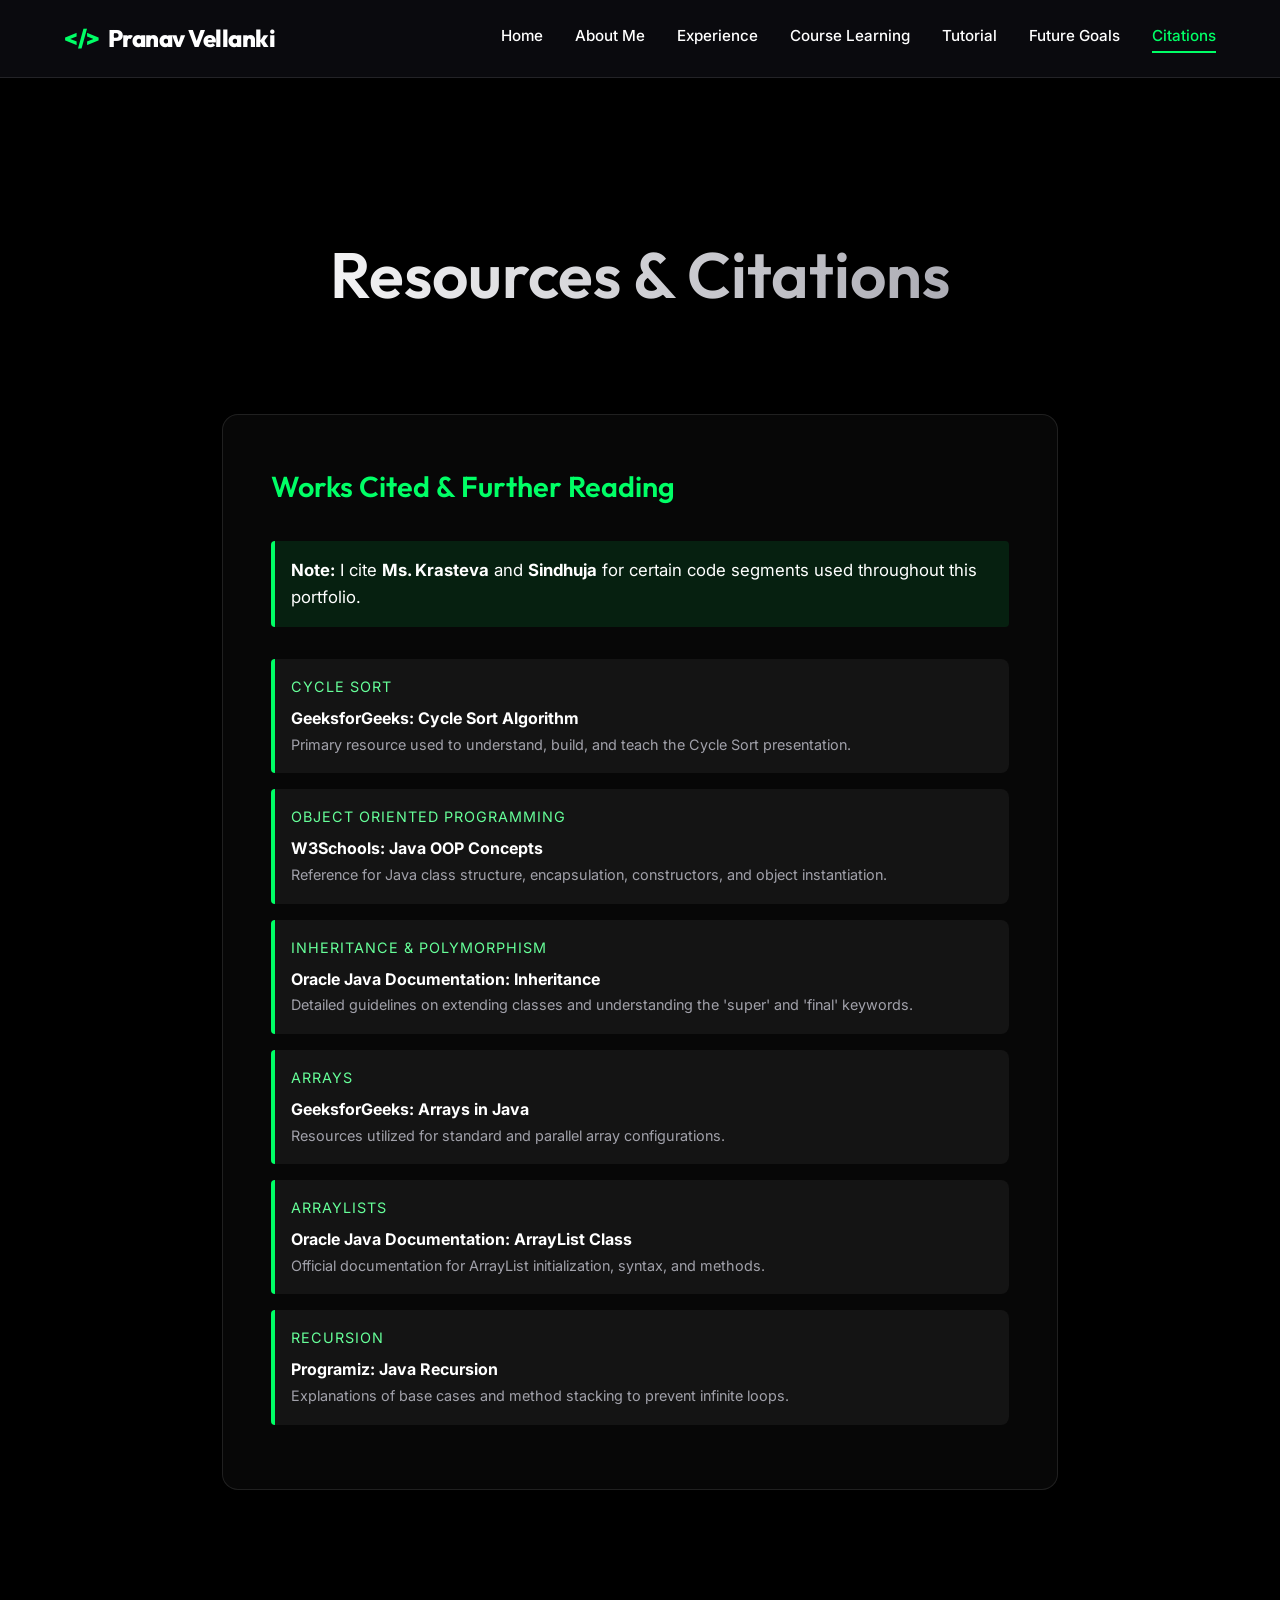
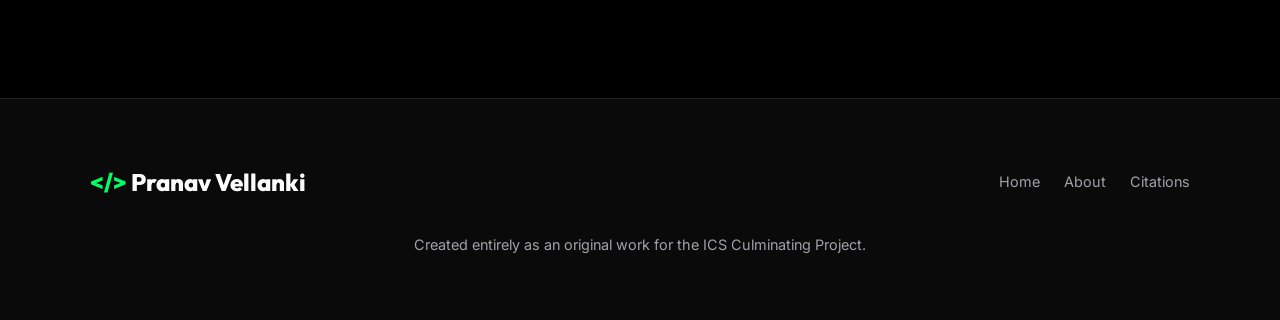
<file: citations.html>
<!DOCTYPE html>
<html lang="en">
<head>
    <meta charset="UTF-8">
    <meta name="viewport" content="width=device-width, initial-scale=1.0">
    <title>Citations & Resources | ICS Portfolio</title>
    <link href="https://fonts.googleapis.com/css2?family=Inter:wght@300;400;500;600;700&family=Outfit:wght@400;600;800&display=swap" rel="stylesheet">
    <link rel="stylesheet" href="styles.css">
    <style>
        .citation-link {
            display: block;
            padding: 1rem;
            margin-bottom: 1rem;
            background: rgba(255, 255, 255, 0.05);
            border-left: 4px solid var(--accent-primary);
            border-radius: 4px 8px 8px 4px;
            color: var(--text-main);
            text-decoration: none;
            transition: all 0.3s ease;
        }
        .citation-link:hover {
            background: rgba(0, 255, 102, 0.1);
            transform: translateX(10px);
        }
        .citation-category {
            color: var(--accent-gold);
            font-size: 0.9rem;
            text-transform: uppercase;
            letter-spacing: 1px;
            margin-bottom: 0.5rem;
            display: block;
        }
    </style>
</head>
<body>
    <nav class="navbar" id="navbar">
        <div class="logo">
            <span style="color: var(--accent-primary);">&lt;/&gt;</span> Pranav Vellanki
        </div>
        <div class="nav-links">
            <a href="index.html">Home</a>
            <a href="about.html">About Me</a>
            <a href="experience.html">Experience</a>
            <a href="learning.html">Course Learning</a>
            <a href="tutorial.html">Tutorial</a>
            <a href="future.html">Future Goals</a>
            <a href="citations.html" class="active">Citations</a>
        </div>
    </nav>
    <div style="height: 80px;"></div>

    <header class="page-header">
        <h1 class="animate-up">Resources & <span style="color: var(--accent-secondary);">Citations</span></h1>
    </header>

    <section class="section-container" style="padding-top: 0; max-width: 900px;">
        <div class="glass-card animate-up delay-1" style="padding: 3rem;">
            <h2 style="color: var(--accent-primary); margin-bottom: 2rem;">Works Cited & Further Reading</h2>
            
            <div style="background: rgba(0, 255, 102, 0.1); border-left: 4px solid var(--accent-primary); padding: 1rem; border-radius: 4px; margin-bottom: 2rem;">
                <p style="color: var(--text-main); margin: 0; font-size: 1.05rem;">
                    <strong>Note:</strong> I cite <strong>Ms. Krasteva</strong> and <strong>Sindhuja</strong> for certain code segments used throughout this portfolio.
                </p>
            </div>
            
            <a href="https://www.geeksforgeeks.org/cycle-sort/" target="_blank" class="citation-link">
                <span class="citation-category">Cycle Sort</span>
                <strong>GeeksforGeeks: Cycle Sort Algorithm</strong><br>
                <span style="color: var(--text-muted); font-size: 0.9rem;">Primary resource used to understand, build, and teach the Cycle Sort presentation.</span>
            </a>

            <a href="https://www.w3schools.com/java/java_oop.asp" target="_blank" class="citation-link">
                <span class="citation-category">Object Oriented Programming</span>
                <strong>W3Schools: Java OOP Concepts</strong><br>
                <span style="color: var(--text-muted); font-size: 0.9rem;">Reference for Java class structure, encapsulation, constructors, and object instantiation.</span>
            </a>

            <a href="https://docs.oracle.com/javase/tutorial/java/IandI/subclasses.html" target="_blank" class="citation-link">
                <span class="citation-category">Inheritance & Polymorphism</span>
                <strong>Oracle Java Documentation: Inheritance</strong><br>
                <span style="color: var(--text-muted); font-size: 0.9rem;">Detailed guidelines on extending classes and understanding the 'super' and 'final' keywords.</span>
            </a>

            <a href="https://www.geeksforgeeks.org/arrays-in-java/" target="_blank" class="citation-link">
                <span class="citation-category">Arrays</span>
                <strong>GeeksforGeeks: Arrays in Java</strong><br>
                <span style="color: var(--text-muted); font-size: 0.9rem;">Resources utilized for standard and parallel array configurations.</span>
            </a>

            <a href="https://docs.oracle.com/javase/8/docs/api/java/util/ArrayList.html" target="_blank" class="citation-link">
                <span class="citation-category">ArrayLists</span>
                <strong>Oracle Java Documentation: ArrayList Class</strong><br>
                <span style="color: var(--text-muted); font-size: 0.9rem;">Official documentation for ArrayList initialization, syntax, and methods.</span>
            </a>

            <a href="https://www.programiz.com/java-programming/recursion" target="_blank" class="citation-link">
                <span class="citation-category">Recursion</span>
                <strong>Programiz: Java Recursion</strong><br>
                <span style="color: var(--text-muted); font-size: 0.9rem;">Explanations of base cases and method stacking to prevent infinite loops.</span>
            </a>
            
        </div>
    </section>

    <footer class="footer">
        <div class="footer-content">
            <div class="footer-logo">
                <span style="color: var(--accent-primary);">&lt;/&gt;</span> Pranav Vellanki
            </div>
            <div class="footer-links">
                <a href="index.html">Home</a>
                <a href="about.html">About</a>
                <a href="citations.html">Citations</a>
            </div>
        </div>
        <p style="text-align:center; color: var(--text-muted); margin-top: 2rem; font-size:0.9rem;">Created entirely as an original work for the ICS Culminating Project.</p>
    </footer>

    <script src="script.js"></script>
</body>
</html>
</file>
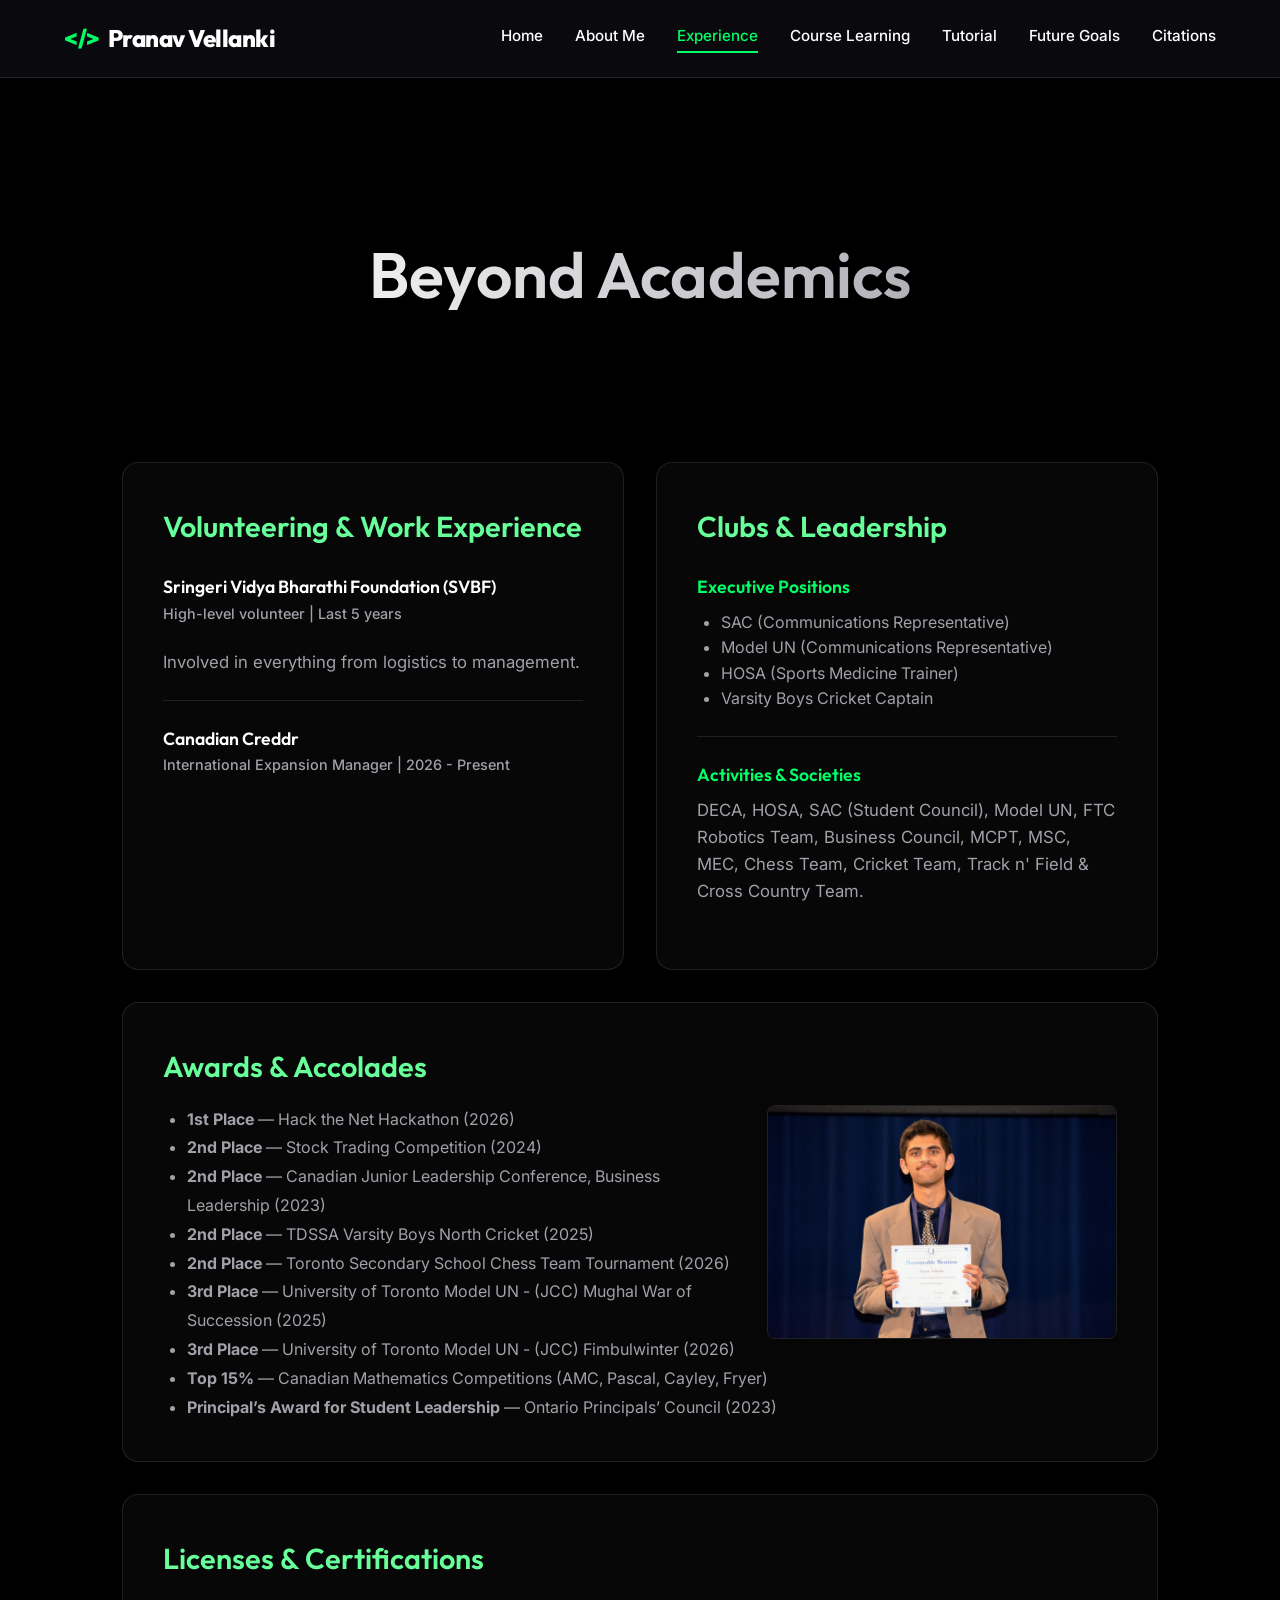
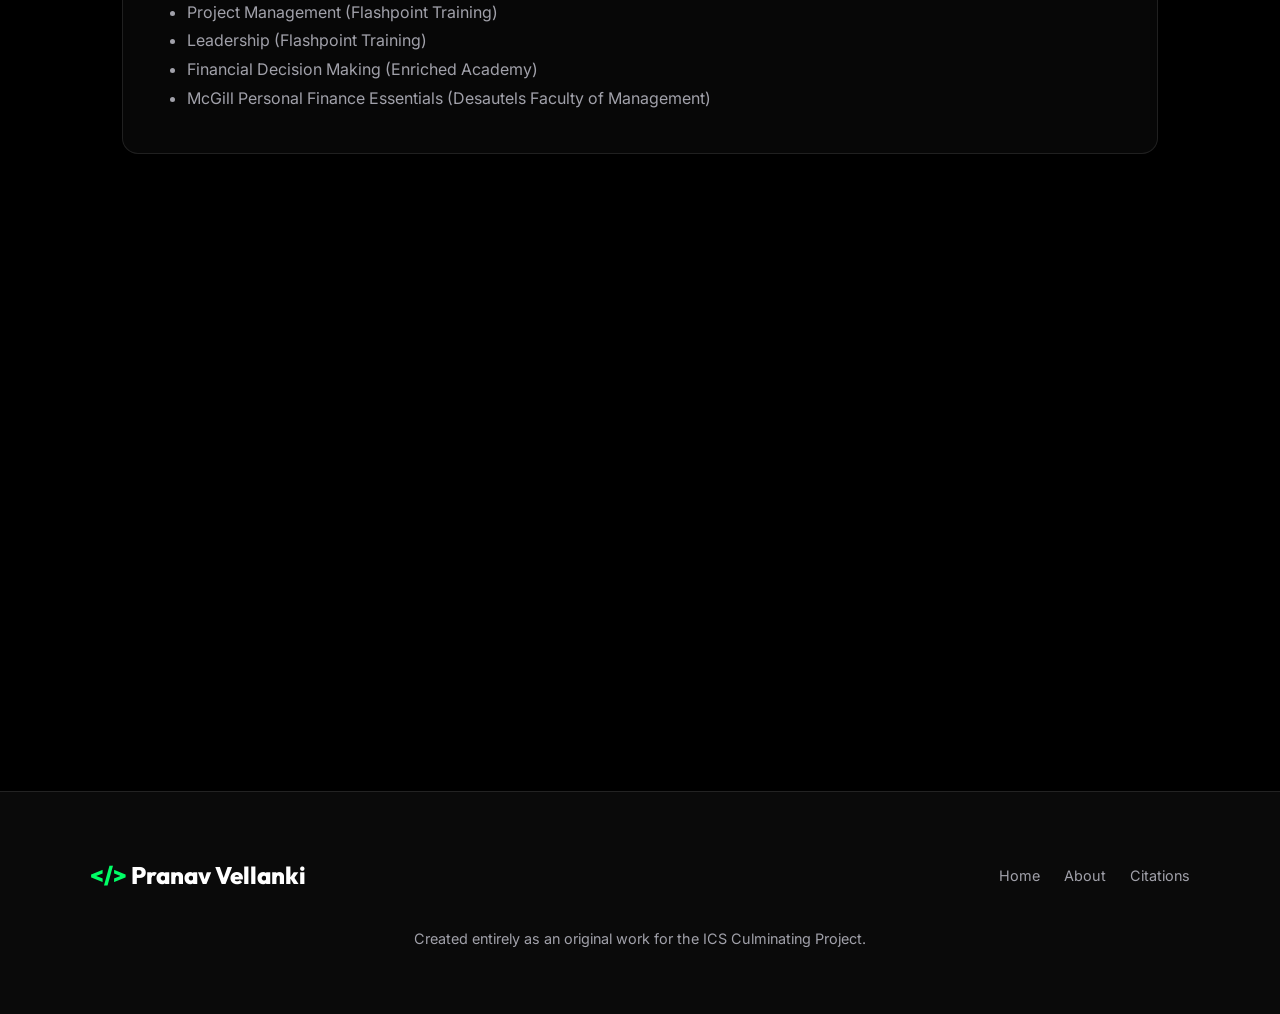
<file: experience.html>
<!DOCTYPE html>
<html lang="en">
<head>
    <meta charset="UTF-8">
    <meta name="viewport" content="width=device-width, initial-scale=1.0">
    <title>Experience | ICS Portfolio</title>
    <link href="https://fonts.googleapis.com/css2?family=Inter:wght@300;400;500;600;700&family=Outfit:wght@400;600;800&display=swap" rel="stylesheet">
    <link rel="stylesheet" href="styles.css">
</head>
<body>
    <nav class="navbar" id="navbar">
        <div class="logo">
            <span style="color: var(--accent-primary);">&lt;/&gt;</span> Pranav Vellanki
        </div>
        <div class="nav-links">
            <a href="index.html">Home</a>
            <a href="about.html">About Me</a>
            <a href="experience.html" class="active">Experience</a>
            <a href="learning.html">Course Learning</a>
            <a href="tutorial.html">Tutorial</a>
            <a href="future.html">Future Goals</a>
            <a href="citations.html">Citations</a>
        </div>

    </nav>
    <div style="height: 80px;"></div>

    <header class="page-header">
        <h1 class="animate-up">Beyond <span style="color: var(--accent-gold);">Academics</span></h1>
    </header>

    <section class="section-container" style="padding-top: 0;">
        <div class="content-grid" style="grid-template-columns: 1fr 1fr;">
            
            <div class="glass-card">
                <h3 style="color: var(--accent-gold);">Volunteering & Work Experience</h3>
                <div style="margin-top: 1.5rem; margin-bottom: 1.5rem;">
                    <h4 style="color: var(--text-main); font-size: 1.1rem;">Sringeri Vidya Bharathi Foundation (SVBF)</h4>
                    <p style="font-weight: 500; font-size: 0.9rem; color: var(--text-muted);">High-level volunteer | Last 5 years</p>
                    <p style="margin-top: 0.5rem;">Involved in everything from logistics to management.</p>
                </div>
                <div style="margin-bottom: 1.5rem; padding-top: 1.5rem; border-top: 1px solid var(--border-glass);">
                    <h4 style="color: var(--text-main); font-size: 1.1rem;">Canadian Creddr</h4>
                    <p style="font-weight: 500; font-size: 0.9rem; color: var(--text-muted);">International Expansion Manager | 2026 - Present</p>
                </div>
            </div>

            <div class="glass-card">
                <h3 style="color: var(--accent-gold);">Clubs & Leadership</h3>
                <div style="margin-top: 1.5rem; margin-bottom: 1.5rem;">
                    <h4 style="color: var(--accent-primary); font-size: 1.1rem;">Executive Positions</h4>
                    <ul style="margin-left: 1.5rem; color: var(--text-muted); margin-top: 0.5rem; line-height: 1.6;">
                        <li>SAC (Communications Representative)</li>
                        <li>Model UN (Communications Representative)</li>
                        <li>HOSA (Sports Medicine Trainer)</li>
                        <li>Varsity Boys Cricket Captain</li>
                    </ul>
                </div>
                <div style="padding-top: 1.5rem; border-top: 1px solid var(--border-glass);">
                    <h4 style="color: var(--accent-primary); font-size: 1.1rem;">Activities & Societies</h4>
                    <p style="color: var(--text-muted); margin-top: 0.5rem; line-height: 1.6;">
                        DECA, HOSA, SAC (Student Council), Model UN, FTC Robotics Team, Business Council, MCPT, MSC, MEC, Chess Team, Cricket Team, Track n' Field & Cross Country Team.
                    </p>
                </div>
            </div>

            <div class="glass-card" style="grid-column: 1 / -1;">
                <h3 style="color: var(--accent-gold);">Awards & Accolades</h3>
                <div style="float: right; margin: 0 0 1rem 1.5rem; width: 45%; max-width: 350px;">
                    <img src="award-photo.jpg" alt="Model UN Award" style="width: 100%; border-radius: 8px; border: 1px solid var(--border-glass); box-shadow: 0 0 15px rgba(0,0,0,0.3);">
                </div>
                <ul style="margin-left: 1.5rem; color: var(--text-muted); margin-top: 1rem; line-height: 1.8;">
                     <li><strong>1st Place</strong> — Hack the Net Hackathon (2026)</li>
                     <li><strong>2nd Place</strong> — Stock Trading Competition (2024)</li>
                     <li><strong>2nd Place</strong> — Canadian Junior Leadership Conference, Business Leadership (2023)</li>
                     <li><strong>2nd Place</strong> — TDSSA Varsity Boys North Cricket (2025)</li>
                     <li><strong>2nd Place</strong> — Toronto Secondary School Chess Team Tournament (2026)</li>
                     <li><strong>3rd Place</strong> — University of Toronto Model UN - (JCC) Mughal War of Succession (2025)</li>
                     <li><strong>3rd Place</strong> — University of Toronto Model UN - (JCC) Fimbulwinter (2026)</li>
                     <li><strong>Top 15%</strong> — Canadian Mathematics Competitions (AMC, Pascal, Cayley, Fryer)</li>
                     <li><strong>Principal’s Award for Student Leadership</strong> — Ontario Principals’ Council (2023)</li>
                </ul>
                <div style="clear: both;"></div>
            </div>

            <div class="glass-card" style="grid-column: 1 / -1;">
                <h3 style="color: var(--accent-gold);">Licenses & Certifications</h3>
                <ul style="margin-left: 1.5rem; color: var(--text-muted); margin-top: 1rem; line-height: 1.8;">
                     <li>Project Management (Flashpoint Training)</li>
                     <li>Leadership (Flashpoint Training)</li>
                     <li>Financial Decision Making (Enriched Academy)</li>
                     <li>McGill Personal Finance Essentials (Desautels Faculty of Management)</li>
                </ul>
            </div>

            <div class="glass-card" style="grid-column: 1 / -1;">
                 <h3 style="color: var(--accent-gold);">Personal Reflection</h3>
                 <div style="background: rgba(255,255,255,0.05); padding: 1rem; border-radius: 8px; margin-top: 1rem;">
                    <strong style="color: var(--accent-primary);">What I Learned & How it Influenced Me:</strong>
                    <p style="margin-top: 0.5rem; margin-bottom: 0; line-height: 1.6;">
                        Throughout out all these experiences I've been a part of, whether it be a school club like MSC and Business Council or an external competition like DECA and HOSA, I've had a lot of character development as I got to connect and grow with more people and understand that we aren't really that different from one another, no matter what physical features may tell us. I've also learned the power of being able to control my ego and competitive nature and it shows lots of growth in terms of my own self regulation. It's influenced a lot of the decisions I've made up till now and I expect it to keep doing so, whether it be running for executive positions in school clubs and councils or winning awards at competitions.
                    </p>
                </div>
            </div>

        </div>
    </section>

    <footer class="footer">
        <div class="footer-content">
            <div class="footer-logo">
                <span style="color: var(--accent-primary);">&lt;/&gt;</span> Pranav Vellanki
            </div>
            <div class="footer-links">
                <a href="index.html">Home</a>
                <a href="about.html">About</a>
                <a href="citations.html">Citations</a>
            </div>
        </div>
        <p style="text-align:center; color: var(--text-muted); margin-top: 2rem; font-size:0.9rem;">Created entirely as an original work for the ICS Culminating Project.</p>
    </footer>

    <script src="script.js"></script>
</body>
</html>
</file>
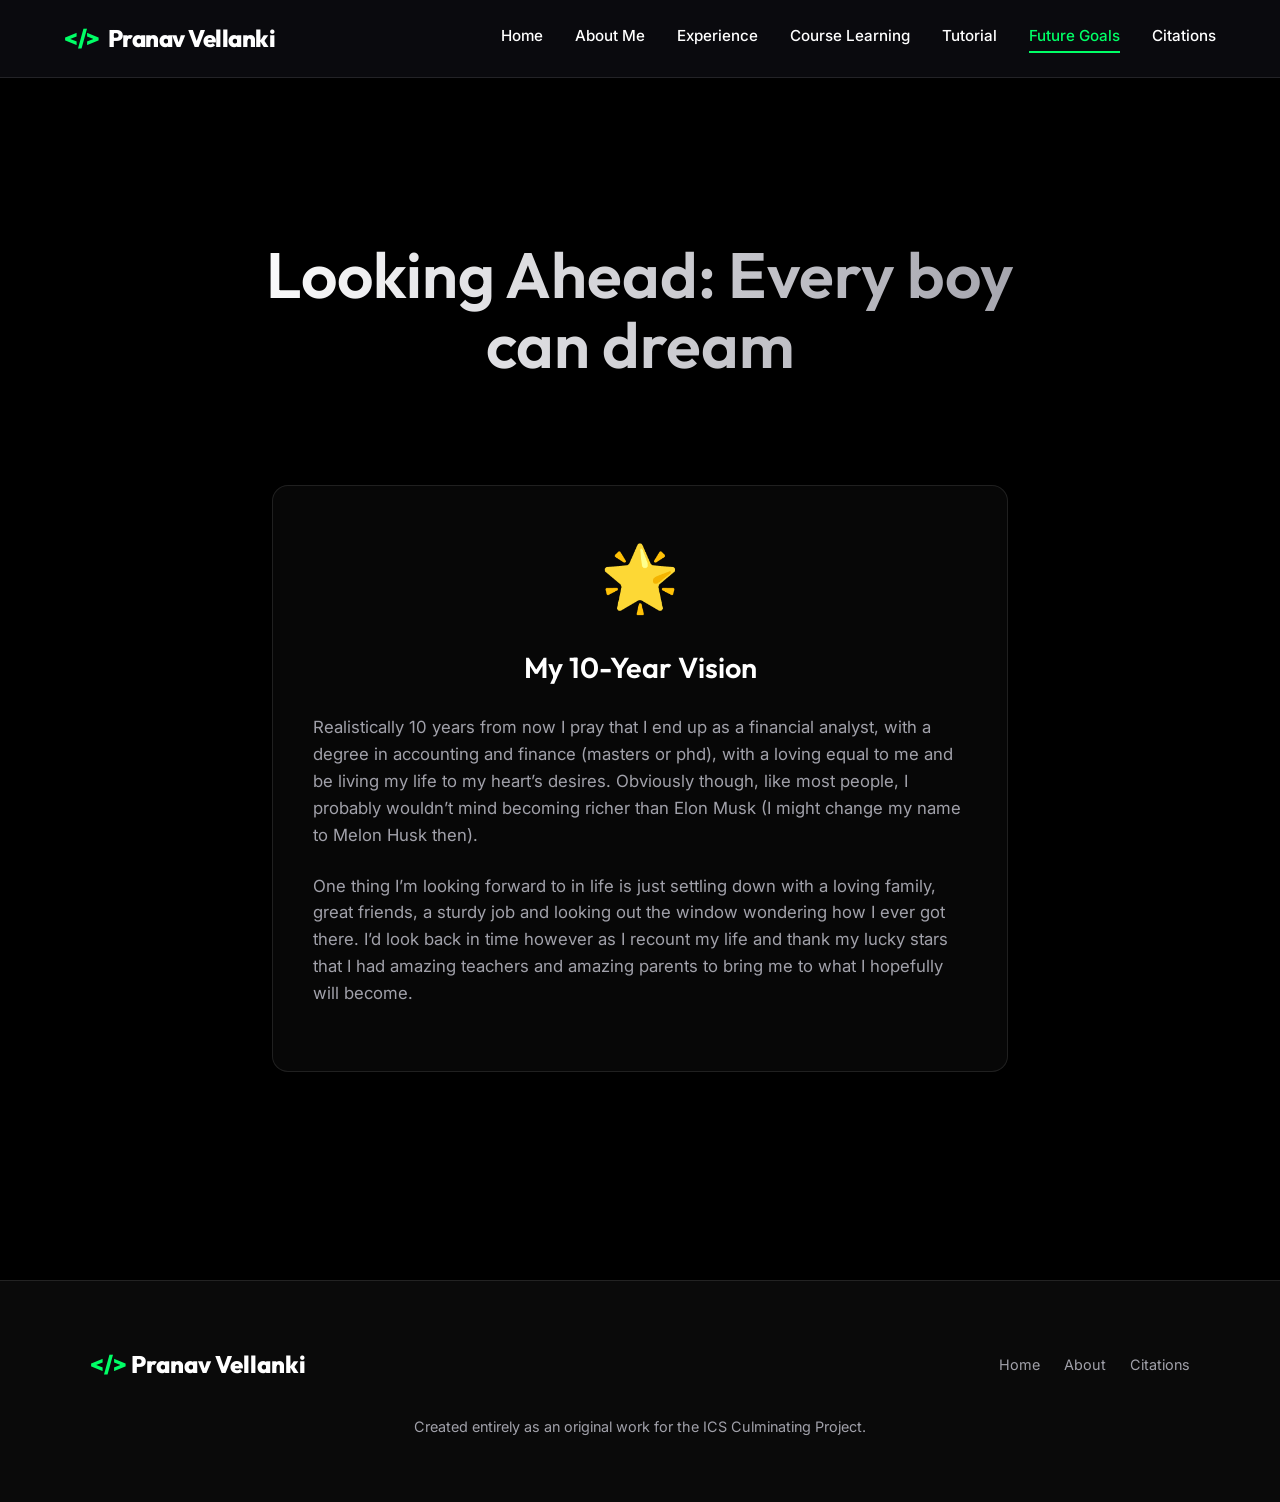
<file: future.html>
<!DOCTYPE html>
<html lang="en">
<head>
    <meta charset="UTF-8">
    <meta name="viewport" content="width=device-width, initial-scale=1.0">
    <title>Future Goals | ICS Portfolio</title>
    <link href="https://fonts.googleapis.com/css2?family=Inter:wght@300;400;500;600;700&family=Outfit:wght@400;600;800&display=swap" rel="stylesheet">
    <link rel="stylesheet" href="styles.css">
</head>
<body>
    <nav class="navbar" id="navbar">
        <div class="logo">
            <span style="color: var(--accent-primary);">&lt;/&gt;</span> Pranav Vellanki
        </div>
        <div class="nav-links">
            <a href="index.html">Home</a>
            <a href="about.html">About Me</a>
            <a href="experience.html">Experience</a>
            <a href="learning.html">Course Learning</a>
            <a href="tutorial.html">Tutorial</a>
            <a href="future.html" class="active">Future Goals</a>
            <a href="citations.html">Citations</a>
        </div>

    </nav>
    <div style="height: 80px;"></div>

    <header class="page-header">
        <h1 class="animate-up">Looking Ahead: <span style="color: var(--accent-gold);">Every boy can dream</span></h1>
    </header>

    <section class="section-container" style="padding-top: 0; max-width: 800px;">
        <div class="glass-card text-center" style="text-align: center;">
            <div style="font-size: 4rem; margin-bottom: 1rem;">🌟</div>
            <h2 style="color: var(--text-main); margin-bottom: 1.5rem;">My 10-Year Vision</h2>
            
            <p style="text-align: left; margin-bottom: 1.5rem;">
                Realistically 10 years from now I pray that I end up as a financial analyst, with a degree in accounting and finance (masters or phd), with a loving equal to me and be living my life to my heart’s desires. Obviously though, like most people, I probably wouldn’t mind becoming richer than Elon Musk (I might change my name to Melon Husk then).
            </p>
            
            <p style="text-align: left; margin-bottom: 1.5rem;">
                One thing I’m looking forward to in life is just settling down with a loving family, great friends, a sturdy job and looking out the window wondering how I ever got there. I’d look back in time however as I recount my life and thank my lucky stars that I had amazing teachers and amazing parents to bring me to what I hopefully will become.
            </p>

        </div>
    </section>

    <footer class="footer">
        <div class="footer-content">
            <div class="footer-logo">
                <span style="color: var(--accent-primary);">&lt;/&gt;</span> Pranav Vellanki
            </div>
            <div class="footer-links">
                <a href="index.html">Home</a>
                <a href="about.html">About</a>
                <a href="citations.html">Citations</a>
            </div>
        </div>
        <p style="text-align:center; color: var(--text-muted); margin-top: 2rem; font-size:0.9rem;">Created entirely as an original work for the ICS Culminating Project.</p>
    </footer>

    <script src="script.js"></script>
</body>
</html>
</file>
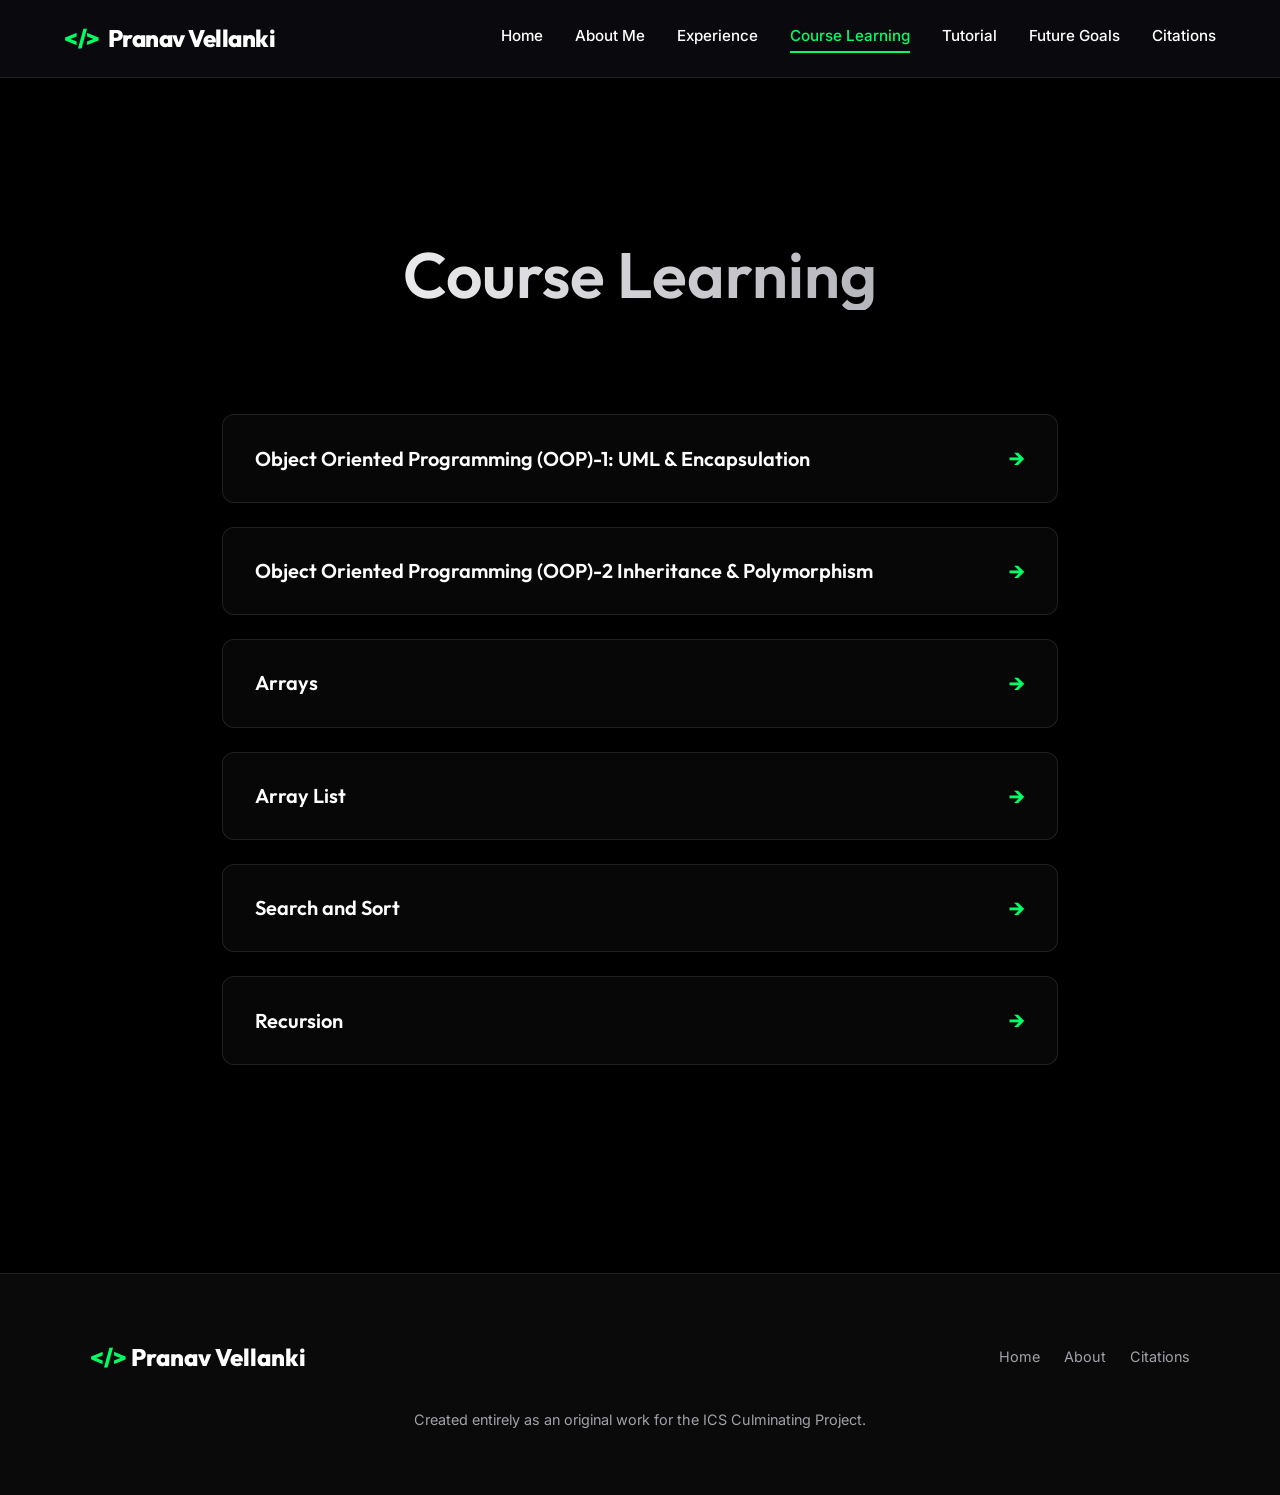
<file: learning.html>
<!DOCTYPE html>
<html lang="en">
<head>
    <meta charset="UTF-8">
    <meta name="viewport" content="width=device-width, initial-scale=1.0">
    <title>Course Learning | ICS Portfolio</title>
    <link href="https://fonts.googleapis.com/css2?family=Inter:wght@300;400;500;600;700&family=Outfit:wght@400;600;800&display=swap" rel="stylesheet">
    <link rel="stylesheet" href="styles.css">
    <style>
        .topic-box {
            background: var(--bg-glass);
            border: 1px solid var(--border-glass);
            border-radius: 12px;
            transition: all 0.3s ease;
            overflow: hidden;
            display: block;
            text-decoration: none;
        }
        .topic-box:hover {
            border-color: var(--accent-primary);
            box-shadow: 0 0 15px rgba(0, 255, 102, 0.1);
            transform: translateX(5px);
        }
        .topic-summary {
            padding: 1.5rem 2rem;
            font-size: 1.25rem;
            font-family: 'Outfit', sans-serif;
            font-weight: 600;
            color: var(--text-main);
            display: flex;
            justify-content: space-between;
            align-items: center;
        }
        .topic-arrow {
            color: var(--accent-primary);
            font-size: 1.5rem;
            transition: transform 0.3s ease;
        }
        .topic-box:hover .topic-arrow {
            transform: translateX(5px);
        }
    </style>
</head>
<body>
    <nav class="navbar" id="navbar">
        <div class="logo">
            <span style="color: var(--accent-primary);">&lt;/&gt;</span> Pranav Vellanki
        </div>
        <div class="nav-links">
            <a href="index.html">Home</a>
            <a href="about.html">About Me</a>
            <a href="experience.html">Experience</a>
            <a href="learning.html" class="active">Course Learning</a>
            <a href="tutorial.html">Tutorial</a>
            <a href="future.html">Future Goals</a>
            <a href="citations.html">Citations</a>
        </div>
    </nav>
    <div style="height: 80px;"></div>

    <header class="page-header">
        <h1 class="animate-up">Course <span style="color: var(--accent-gold);">Learning</span></h1>
    </header>

    <section class="section-container" style="padding-top: 0; max-width: 900px;">
        <div class="animate-up delay-2" style="display: flex; flex-direction: column; gap: 1.5rem;">
            
            <a href="oop-1.html" class="topic-box">
                <div class="topic-summary">
                    Object Oriented Programming (OOP)-1: UML & Encapsulation
                    <span class="topic-arrow">&rarr;</span>
                </div>
            </a>

            <a href="oop-2.html" class="topic-box">
                <div class="topic-summary">
                    Object Oriented Programming (OOP)-2 Inheritance & Polymorphism
                    <span class="topic-arrow">&rarr;</span>
                </div>
            </a>

            <a href="arrays.html" class="topic-box">
                <div class="topic-summary">
                    Arrays
                    <span class="topic-arrow">&rarr;</span>
                </div>
            </a>

            <a href="array-list.html" class="topic-box">
                <div class="topic-summary">
                    Array List
                    <span class="topic-arrow">&rarr;</span>
                </div>
            </a>

            <a href="search-sort.html" class="topic-box">
                <div class="topic-summary">
                    Search and Sort
                    <span class="topic-arrow">&rarr;</span>
                </div>
            </a>

            <a href="recursion.html" class="topic-box">
                <div class="topic-summary">
                    Recursion
                    <span class="topic-arrow">&rarr;</span>
                </div>
            </a>

        </div>
    </section>

    <footer class="footer">
        <div class="footer-content">
            <div class="footer-logo">
                <span style="color: var(--accent-primary);">&lt;/&gt;</span> Pranav Vellanki
            </div>
            <div class="footer-links">
                <a href="index.html">Home</a>
                <a href="about.html">About</a>
                <a href="citations.html">Citations</a>
            </div>
        </div>
        <p style="text-align:center; color: var(--text-muted); margin-top: 2rem; font-size:0.9rem;">Created entirely as an original work for the ICS Culminating Project.</p>
    </footer>

    <script src="script.js"></script>
</body>
</html>
</file>
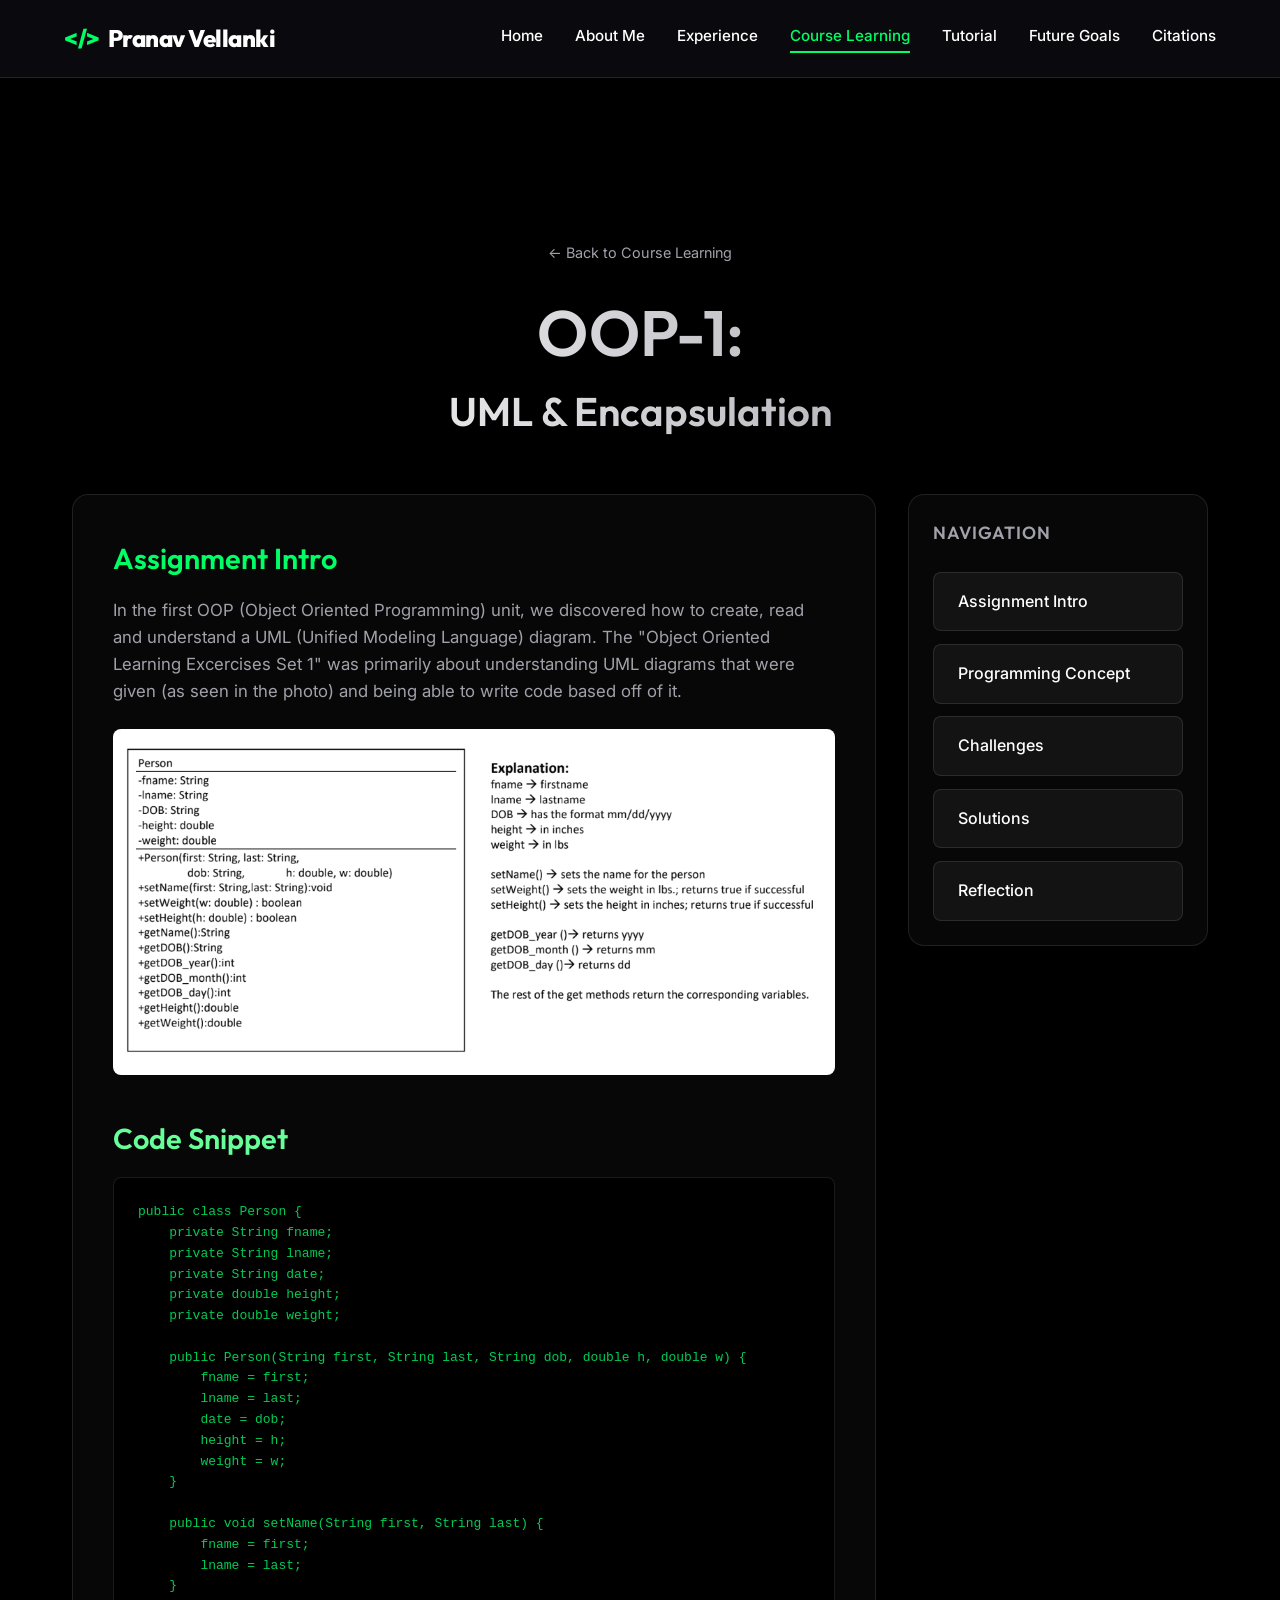
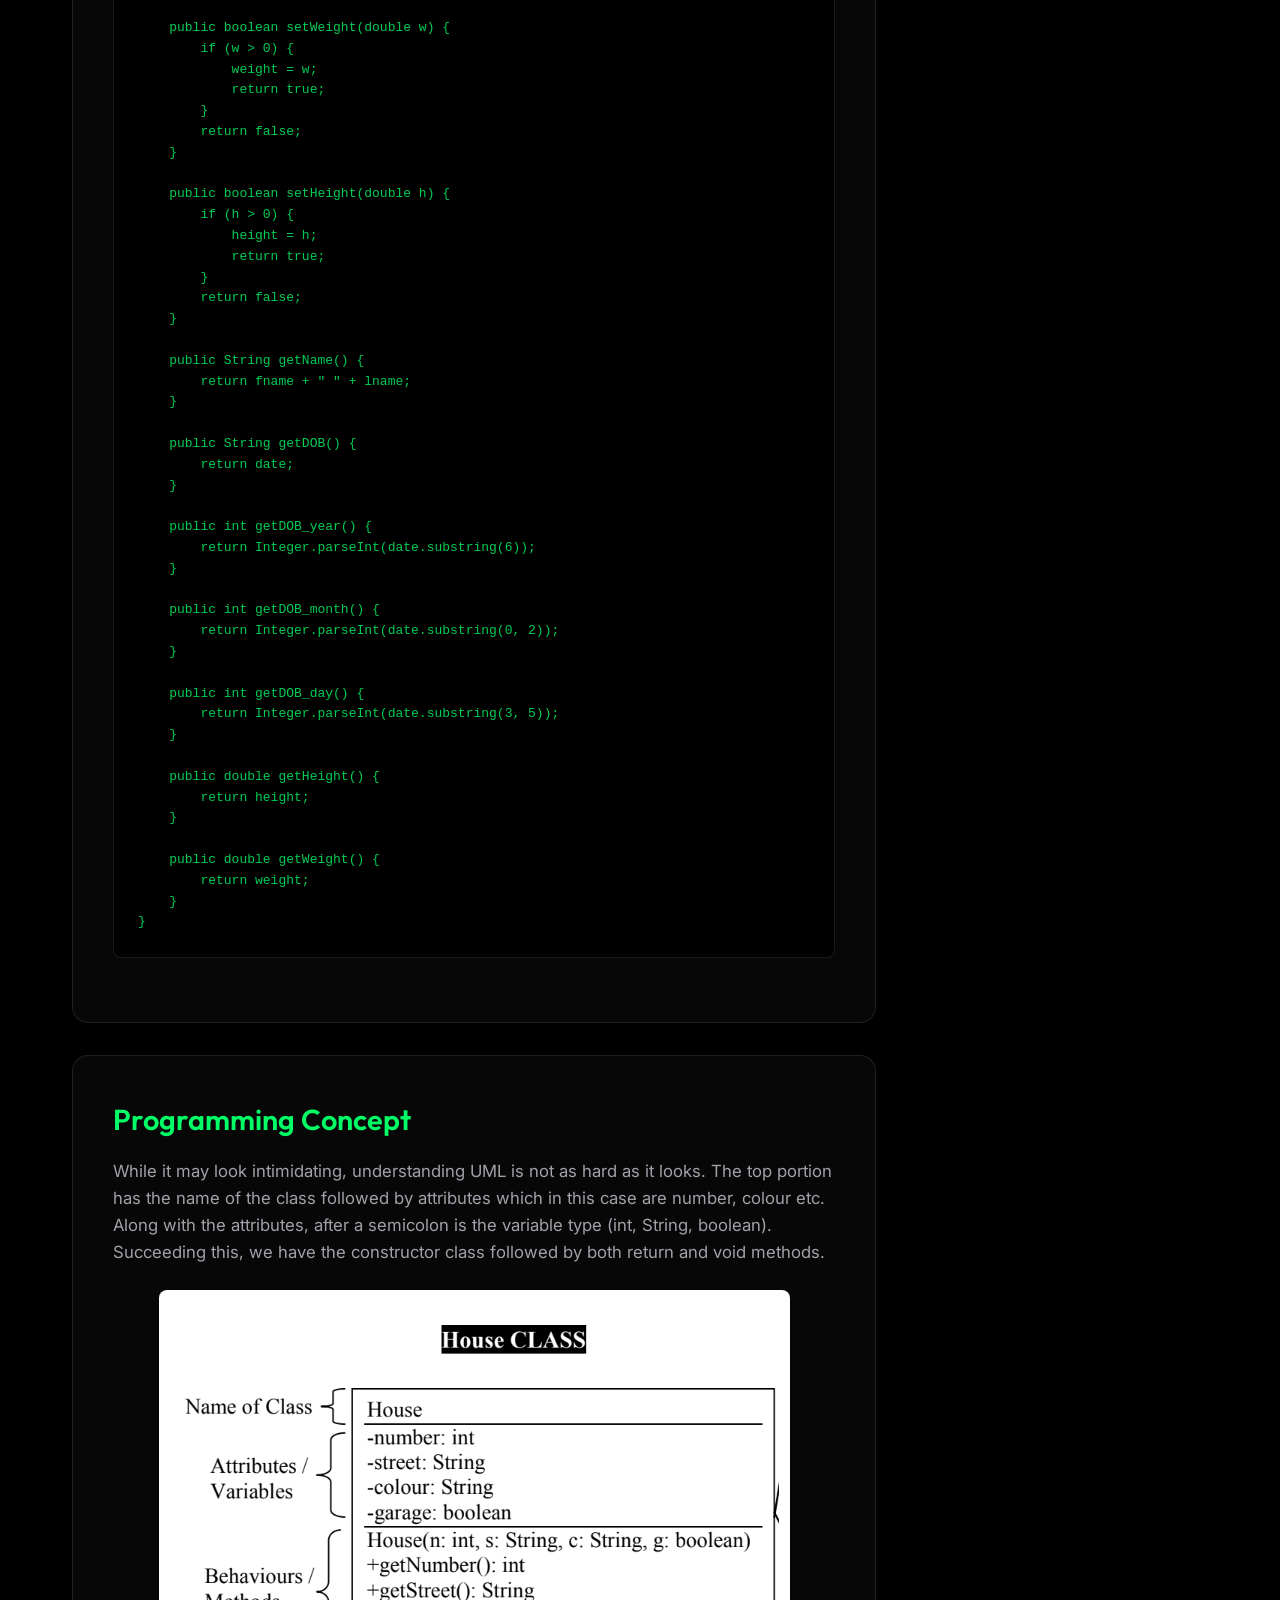
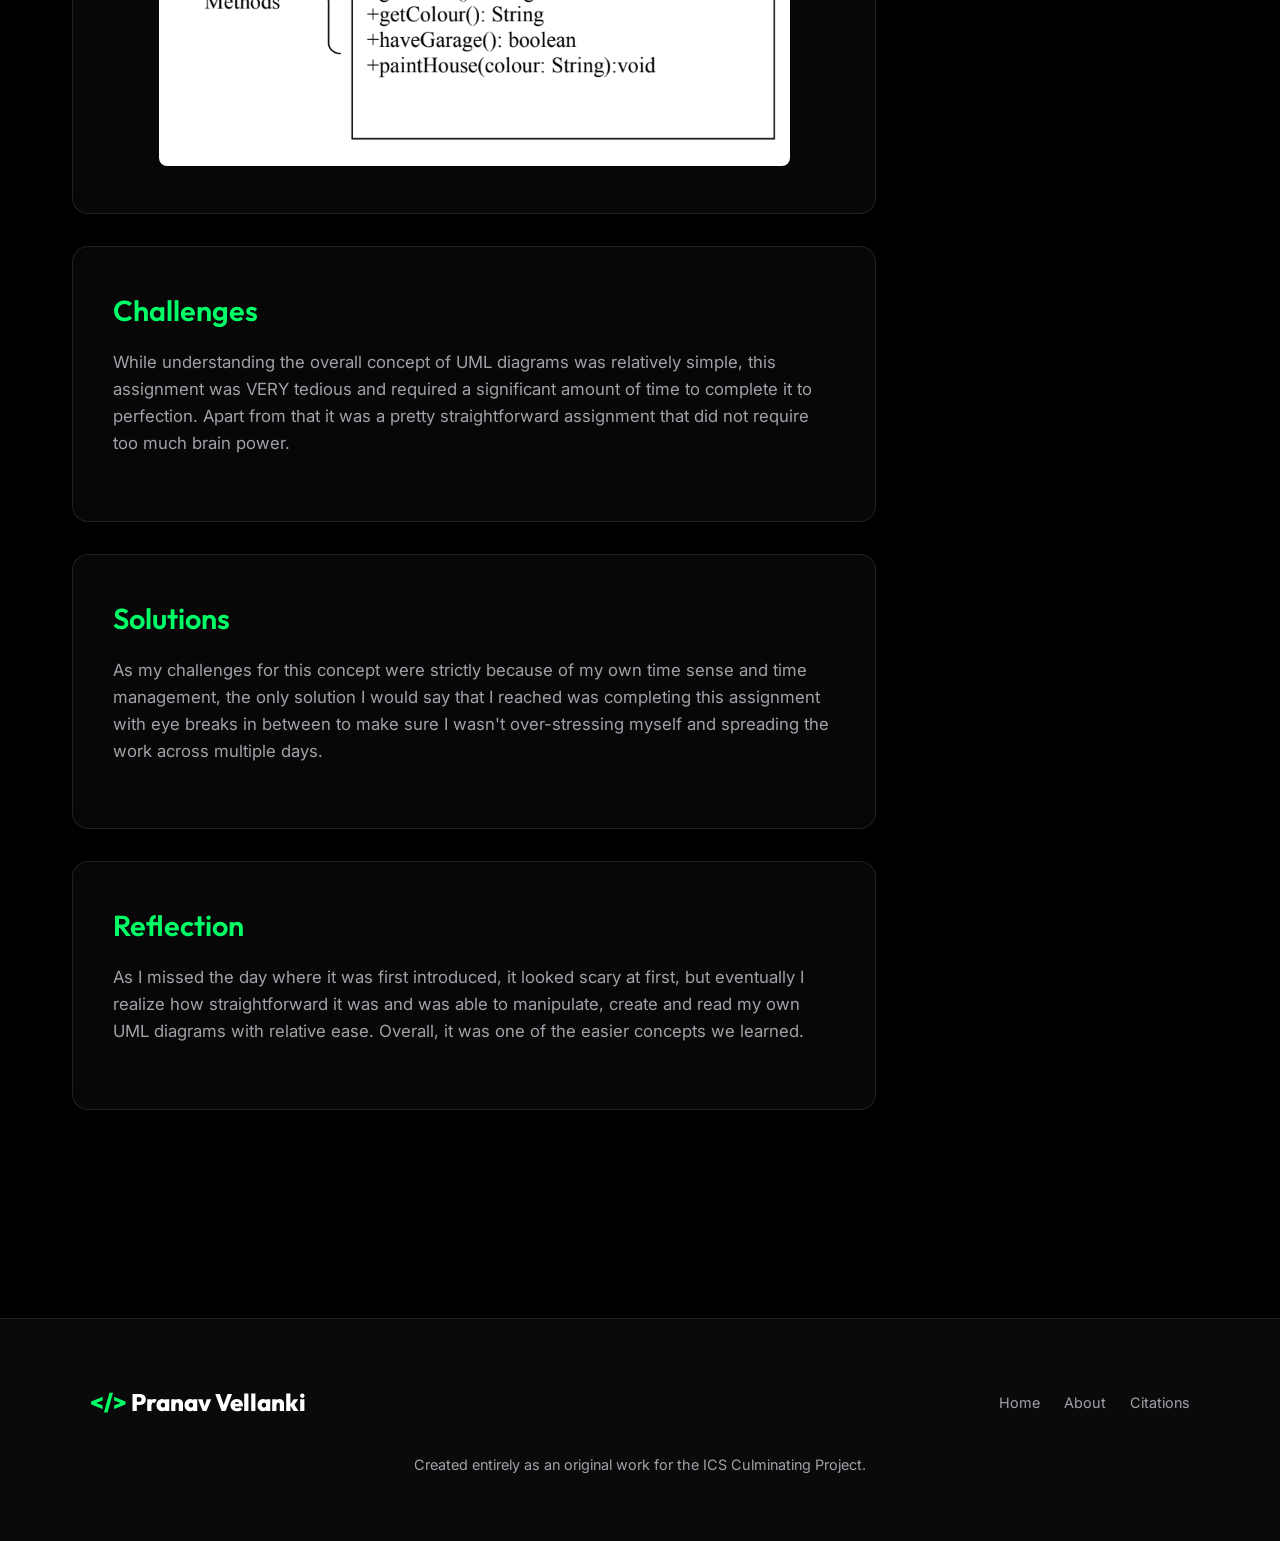
<file: oop-1.html>
<!DOCTYPE html>
<html lang="en">
<head>
    <meta charset="UTF-8">
    <meta name="viewport" content="width=device-width, initial-scale=1.0">
    <title>OOP-1: UML & Encapsulation | ICS Portfolio</title>
    <link href="https://fonts.googleapis.com/css2?family=Inter:wght@300;400;500;600;700&family=Outfit:wght@400;600;800&display=swap" rel="stylesheet">
    <link rel="stylesheet" href="styles.css">
    <style>
        .layout-container {
            display: grid;
            grid-template-columns: 1fr 300px;
            gap: 2rem;
            align-items: start;
        }
        
        .main-content {
            display: flex;
            flex-direction: column;
            gap: 2rem;
        }

        .section-box {
            scroll-margin-top: 100px;
        }

        .sidebar-nav {
            position: sticky;
            top: 100px;
            display: flex;
            flex-direction: column;
            gap: 0.8rem;
        }

        .sidebar-btn {
            display: block;
            padding: 1rem 1.5rem;
            background: rgba(255, 255, 255, 0.05);
            border: 1px solid var(--border-glass);
            border-radius: 8px;
            color: var(--text-main);
            text-decoration: none;
            font-weight: 500;
            transition: all 0.2s ease;
            text-align: left;
            cursor: pointer;
        }

        .sidebar-btn:hover {
            background: rgba(0, 255, 102, 0.1);
            border-color: var(--accent-primary);
            color: var(--accent-primary);
            transform: translateX(-5px);
        }

        @media (max-width: 900px) {
            .layout-container {
                grid-template-columns: 1fr;
            }
            .sidebar-nav {
                position: static;
                margin-bottom: 2rem;
                flex-direction: row;
                flex-wrap: wrap;
            }
            .sidebar-btn {
                flex: 1 1 200px;
                text-align: center;
            }
        }
    </style>
</head>
<body>
    <nav class="navbar" id="navbar">
        <div class="logo">
            <span style="color: var(--accent-primary);">&lt;/&gt;</span> Pranav Vellanki
        </div>
        <div class="nav-links">
            <a href="index.html">Home</a>
            <a href="about.html">About Me</a>
            <a href="experience.html">Experience</a>
            <a href="learning.html" class="active">Course Learning</a>
            <a href="tutorial.html">Tutorial</a>
            <a href="future.html">Future Goals</a>
            <a href="citations.html">Citations</a>
        </div>
    </nav>
    <div style="height: 80px;"></div>

    <header class="page-header" style="padding-bottom: 2rem;">
        <div class="animate-up" style="margin-bottom: 2rem;">
            <a href="learning.html" style="color: var(--text-muted); font-size: 0.9rem;">&larr; Back to Course Learning</a>
        </div>
        <h1 class="animate-up delay-1">OOP-1: <br><span style="color: var(--accent-gold); font-size: 2.5rem;">UML & Encapsulation</span></h1>
    </header>

    <section class="section-container" style="padding-top: 0; max-width: 1200px;">
        <div class="layout-container animate-up delay-2">
            
            <!-- Main Content Boxes -->
            <div class="main-content">
                <div id="intro" class="glass-card section-box">
                    <h2 style="color: var(--accent-primary);">Assignment Intro</h2>
                    <p style="margin-top: 1rem; line-height: 1.6;">
                        In the first OOP (Object Oriented Programming) unit, we discovered how to create, read and understand a UML (Unified Modeling Language) diagram. The "Object Oriented Learning Excercises Set 1" was primarily about understanding UML diagrams that were given (as seen in the photo) and being able to write code based off of it.
                    </p>
                    <div style="margin-top: 1.5rem; text-align: center;">
                        <img src="uml-diagram.png" alt="Person UML Diagram" style="max-width: 100%; border-radius: 8px; border: 1px solid var(--border-glass); background: white; padding: 10px;">
                    </div>
                    <h3 style="color: var(--accent-gold); margin-top: 2rem;">Code Snippet</h3>
                    <div class="code-snippet" style="margin-top: 1rem;">
<pre><code>public class Person {
    private String fname;
    private String lname;
    private String date;  
    private double height;  
    private double weight;  

    public Person(String first, String last, String dob, double h, double w) {
        fname = first;
        lname = last;
        date = dob;
        height = h;
        weight = w;
    }

    public void setName(String first, String last) {
        fname = first;
        lname = last;
    }

    public boolean setWeight(double w) {
        if (w > 0) {
            weight = w;
            return true;
        }
        return false;
    }

    public boolean setHeight(double h) {
        if (h > 0) {
            height = h;
            return true;
        }
        return false;
    }

    public String getName() {
        return fname + " " + lname;
    }

    public String getDOB() {
        return date;
    }

    public int getDOB_year() {
        return Integer.parseInt(date.substring(6));
    }

    public int getDOB_month() {
        return Integer.parseInt(date.substring(0, 2));
    }

    public int getDOB_day() {
        return Integer.parseInt(date.substring(3, 5));
    }

    public double getHeight() {
        return height;
    }

    public double getWeight() {
        return weight;
    }
}</code></pre>
                    </div>
                </div>
                <div id="concept" class="glass-card section-box">
                    <h2 style="color: var(--accent-primary);">Programming Concept</h2>
                    <p style="margin-top: 1rem; line-height: 1.6;">
                        While it may look intimidating, understanding UML is not as hard as it looks. The top portion has the name of the class followed by attributes which in this case are number, colour etc. Along with the attributes, after a semicolon is the variable type (int, String, boolean). Succeeding this, we have the constructor class followed by both return and void methods.
                    </p>
                    <div style="margin-top: 1.5rem; text-align: center;">
                        <img src="uml-house.png" alt="House UML Diagram" style="max-width: 100%; border-radius: 8px; border: 1px solid var(--border-glass); background: white; padding: 10px;">
                    </div>
                </div>
                <div id="challenges" class="glass-card section-box">
                    <h2 style="color: var(--accent-primary);">Challenges</h2>
                    <p style="margin-top: 1rem; line-height: 1.6;">
                        While understanding the overall concept of UML diagrams was relatively simple, this assignment was VERY tedious and required a significant amount of time to complete it to perfection. Apart from that it was a pretty straightforward assignment that did not require too much brain power. 
                    </p>
                </div>
                <div id="solutions" class="glass-card section-box">
                    <h2 style="color: var(--accent-primary);">Solutions</h2>
                    <p style="margin-top: 1rem; line-height: 1.6;">
                        As my challenges for this concept were strictly because of my own time sense and time management, the only solution I would say that I reached was completing this assignment with eye breaks in between to make sure I wasn't over-stressing myself and spreading the work across multiple days.
                    </p>
                </div>
                <div id="reflection" class="glass-card section-box">
                    <h2 style="color: var(--accent-primary);">Reflection</h2>
                    <p style="margin-top: 1rem; line-height: 1.6;">
                        As I missed the day where it was first introduced, it looked scary at first, but eventually I realize how straightforward it was and was able to manipulate, create and read my own UML diagrams with relative ease. Overall, it was one of the easier concepts we learned.
                    </p>
                </div>
            </div>

            <!-- Right Sidebar Navigation -->
            <div class="sidebar-nav">
                <div class="glass-card" style="padding: 1.5rem;">
                    <h3 style="margin-bottom: 1.5rem; color: var(--text-muted); font-size: 1.1rem; text-transform: uppercase; letter-spacing: 1px;">Navigation</h3>
                    <div style="display: flex; flex-direction: column; gap: 0.8rem;">
                        <a href="#intro" class="sidebar-btn">Assignment Intro</a>
                        <a href="#concept" class="sidebar-btn">Programming Concept</a>
                        <a href="#challenges" class="sidebar-btn">Challenges</a>
                        <a href="#solutions" class="sidebar-btn">Solutions</a>
                        <a href="#reflection" class="sidebar-btn">Reflection</a>
                    </div>
                </div>
            </div>

        </div>
    </section>

    <footer class="footer">
        <div class="footer-content">
            <div class="footer-logo">
                <span style="color: var(--accent-primary);">&lt;/&gt;</span> Pranav Vellanki
            </div>
            <div class="footer-links">
                <a href="index.html">Home</a>
                <a href="about.html">About</a>
                <a href="citations.html">Citations</a>
            </div>
        </div>
        <p style="text-align:center; color: var(--text-muted); margin-top: 2rem; font-size:0.9rem;">Created entirely as an original work for the ICS Culminating Project.</p>
    </footer>

    <script src="script.js"></script>
    <script>
        // Smooth scrolling for sidebar links
        document.querySelectorAll('.sidebar-btn').forEach(anchor => {
            anchor.addEventListener('click', function (e) {
                e.preventDefault();
                const targetId = this.getAttribute('href').substring(1);
                const targetElement = document.getElementById(targetId);
                if (targetElement) {
                    targetElement.scrollIntoView({
                        behavior: 'smooth'
                    });
                }
            });
        });
    </script>
</body>
</html>
</file>
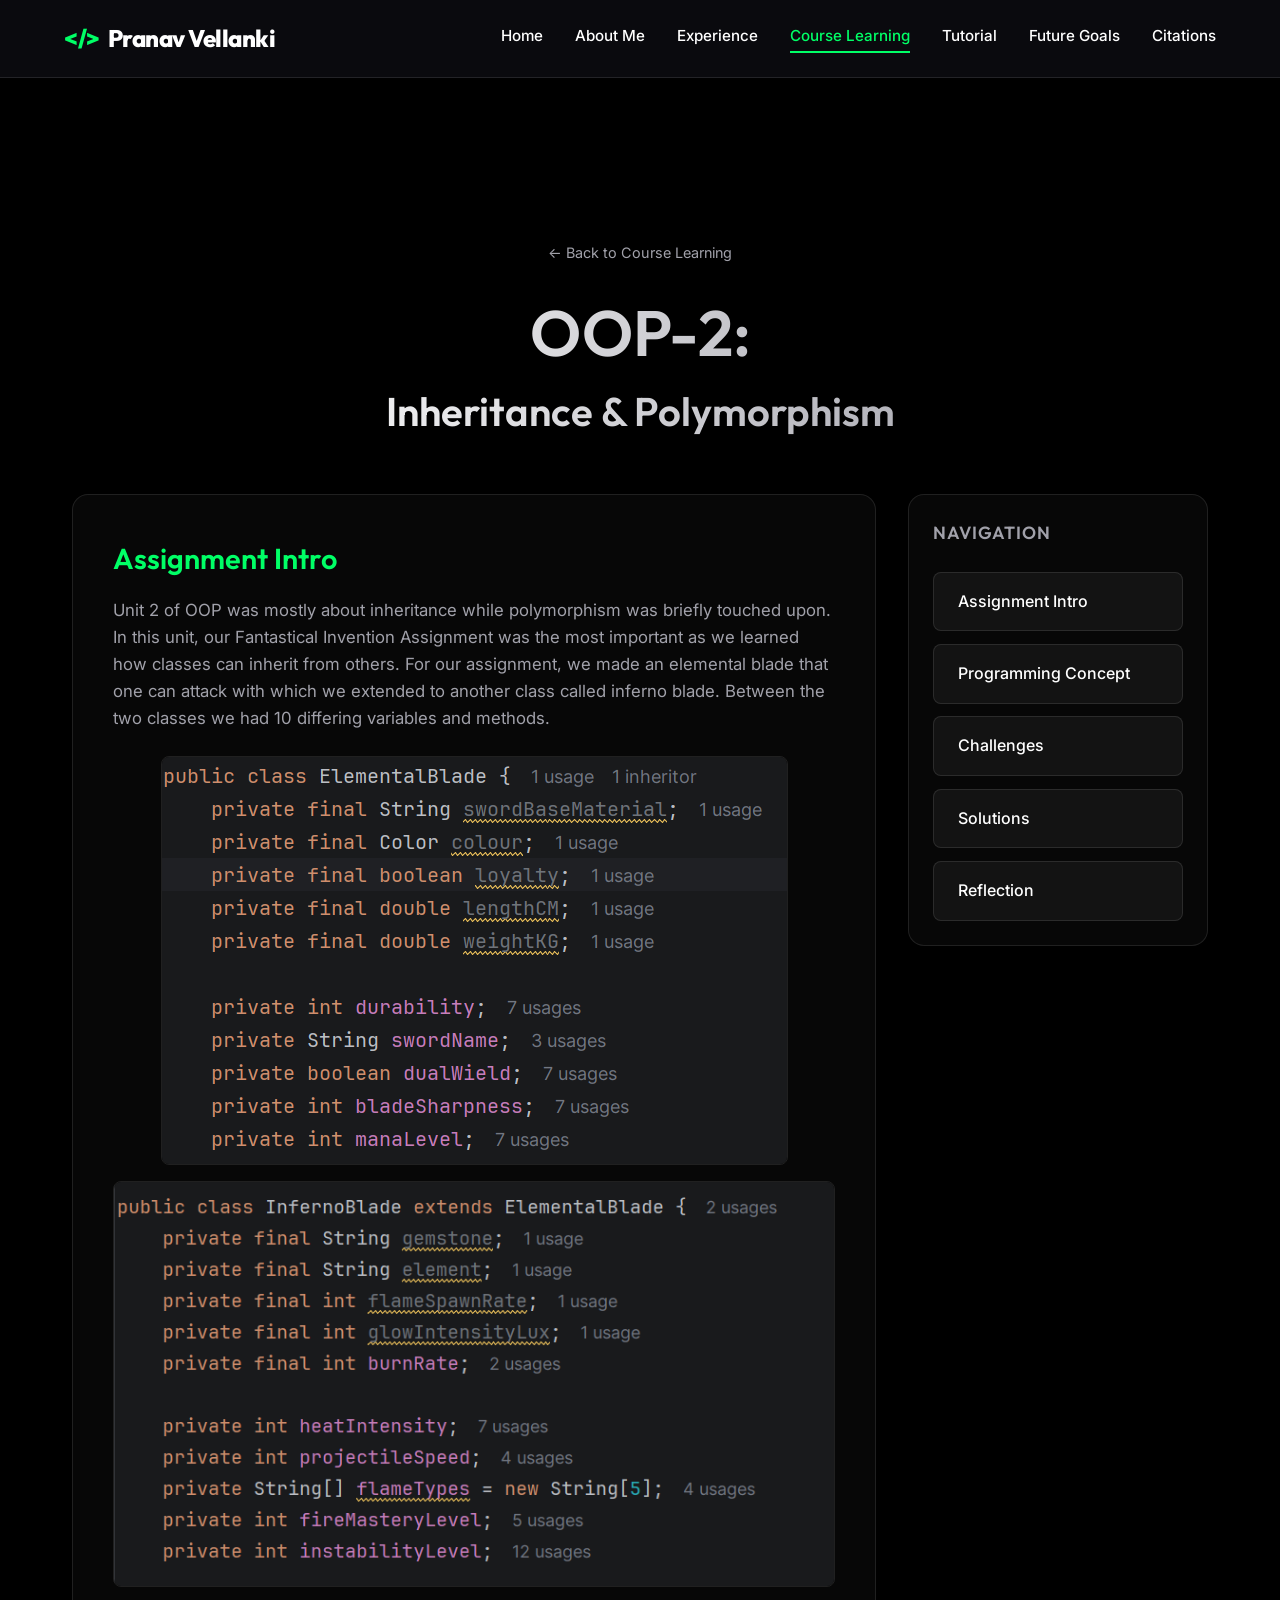
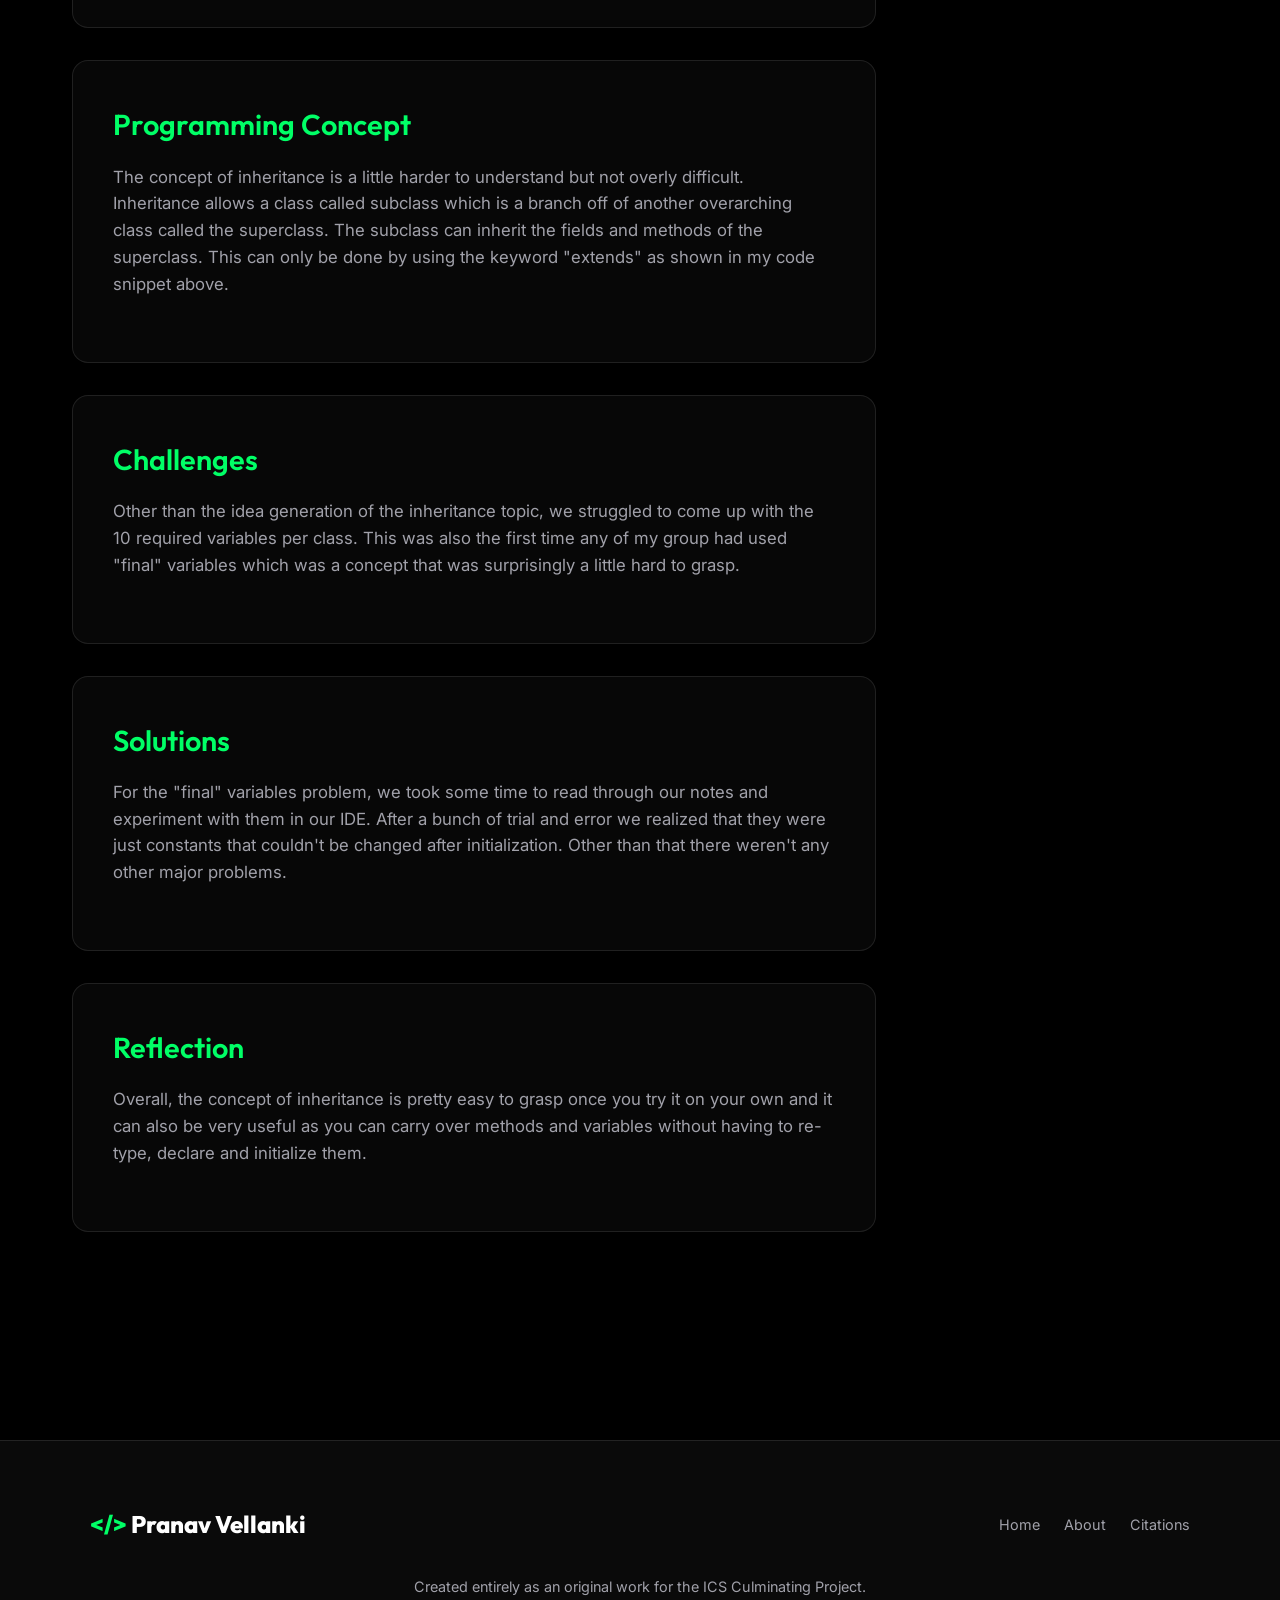
<file: oop-2.html>
<!DOCTYPE html>
<html lang="en">
<head>
    <meta charset="UTF-8">
    <meta name="viewport" content="width=device-width, initial-scale=1.0">
    <title>OOP-2: Inheritance & Polymorphism | ICS Portfolio</title>
    <link href="https://fonts.googleapis.com/css2?family=Inter:wght@300;400;500;600;700&family=Outfit:wght@400;600;800&display=swap" rel="stylesheet">
    <link rel="stylesheet" href="styles.css">
    <style>
        .layout-container {
            display: grid;
            grid-template-columns: 1fr 300px;
            gap: 2rem;
            align-items: start;
        }
        
        .main-content {
            display: flex;
            flex-direction: column;
            gap: 2rem;
        }

        .section-box {
            scroll-margin-top: 100px;
        }

        .sidebar-nav {
            position: sticky;
            top: 100px;
            display: flex;
            flex-direction: column;
            gap: 0.8rem;
        }

        .sidebar-btn {
            display: block;
            padding: 1rem 1.5rem;
            background: rgba(255, 255, 255, 0.05);
            border: 1px solid var(--border-glass);
            border-radius: 8px;
            color: var(--text-main);
            text-decoration: none;
            font-weight: 500;
            transition: all 0.2s ease;
            text-align: left;
            cursor: pointer;
        }

        .sidebar-btn:hover {
            background: rgba(0, 255, 102, 0.1);
            border-color: var(--accent-primary);
            color: var(--accent-primary);
            transform: translateX(-5px);
        }

        @media (max-width: 900px) {
            .layout-container {
                grid-template-columns: 1fr;
            }
            .sidebar-nav {
                position: static;
                margin-bottom: 2rem;
                flex-direction: row;
                flex-wrap: wrap;
            }
            .sidebar-btn {
                flex: 1 1 200px;
                text-align: center;
            }
        }
    </style>
</head>
<body>
    <nav class="navbar" id="navbar">
        <div class="logo">
            <span style="color: var(--accent-primary);">&lt;/&gt;</span> Pranav Vellanki
        </div>
        <div class="nav-links">
            <a href="index.html">Home</a>
            <a href="about.html">About Me</a>
            <a href="experience.html">Experience</a>
            <a href="learning.html" class="active">Course Learning</a>
            <a href="tutorial.html">Tutorial</a>
            <a href="future.html">Future Goals</a>
            <a href="citations.html">Citations</a>
        </div>
    </nav>
    <div style="height: 80px;"></div>

    <header class="page-header" style="padding-bottom: 2rem;">
        <div class="animate-up" style="margin-bottom: 2rem;">
            <a href="learning.html" style="color: var(--text-muted); font-size: 0.9rem;">&larr; Back to Course Learning</a>
        </div>
        <h1 class="animate-up delay-1">OOP-2: <br><span style="color: var(--accent-gold); font-size: 2.5rem;">Inheritance & Polymorphism</span></h1>
    </header>

    <section class="section-container" style="padding-top: 0; max-width: 1200px;">
        <div class="layout-container animate-up delay-2">
            
            <!-- Main Content Boxes -->
            <div class="main-content">
                <div id="intro" class="glass-card section-box">
                    <h2 style="color: var(--accent-primary);">Assignment Intro</h2>
                    <p style="margin-top: 1rem; line-height: 1.6;">
                        Unit 2 of OOP was mostly about inheritance while polymorphism was briefly touched upon. In this unit, our Fantastical Invention Assignment was the most important as we learned how classes can inherit from others. For our assignment, we made an elemental blade that one can attack with which we extended to another class called inferno blade. Between the two classes we had 10 differing variables and methods.
                    </p>
                    <div style="margin-top: 1.5rem; display: flex; gap: 1rem; justify-content: center; flex-wrap: wrap;">
                        <img src="elemental-blade.png" alt="Elemental Blade Variables" style="max-width: 100%; border-radius: 8px; border: 1px solid var(--border-glass);">
                        <img src="inferno-blade.png" alt="Inferno Blade Variables" style="max-width: 100%; border-radius: 8px; border: 1px solid var(--border-glass);">
                    </div>
                </div>
                <div id="concept" class="glass-card section-box">
                    <h2 style="color: var(--accent-primary);">Programming Concept</h2>
                    <p style="margin-top: 1rem; line-height: 1.6;">
                        The concept of inheritance is a little harder to understand but not overly difficult. Inheritance allows a class called subclass which is a branch off of another overarching class called the superclass. The subclass can inherit the fields and methods of the superclass. This can only be done by using the keyword "extends" as shown in my code snippet above.
                    </p>
                </div>
                <div id="challenges" class="glass-card section-box">
                    <h2 style="color: var(--accent-primary);">Challenges</h2>
                    <p style="margin-top: 1rem; line-height: 1.6;">
                        Other than the idea generation of the inheritance topic, we struggled to come up with the 10 required variables per class. This was also the first time any of my group had used "final" variables which was a concept that was surprisingly a little hard to grasp.
                    </p>
                </div>
                <div id="solutions" class="glass-card section-box">
                    <h2 style="color: var(--accent-primary);">Solutions</h2>
                    <p style="margin-top: 1rem; line-height: 1.6;">
                        For the "final" variables problem, we took some time to read through our notes and experiment with them in our IDE. After a bunch of trial and error we realized that they were just constants that couldn't be changed after initialization. Other than that there weren't any other major problems.
                    </p>
                </div>
                <div id="reflection" class="glass-card section-box">
                    <h2 style="color: var(--accent-primary);">Reflection</h2>
                    <p style="margin-top: 1rem; line-height: 1.6;">
                        Overall, the concept of inheritance is pretty easy to grasp once you try it on your own and it can also be very useful as you can carry over methods and variables without having to re-type, declare and initialize them.
                    </p>
                </div>
            </div>

            <!-- Right Sidebar Navigation -->
            <div class="sidebar-nav">
                <div class="glass-card" style="padding: 1.5rem;">
                    <h3 style="margin-bottom: 1.5rem; color: var(--text-muted); font-size: 1.1rem; text-transform: uppercase; letter-spacing: 1px;">Navigation</h3>
                    <div style="display: flex; flex-direction: column; gap: 0.8rem;">
                        <a href="#intro" class="sidebar-btn">Assignment Intro</a>
                        <a href="#concept" class="sidebar-btn">Programming Concept</a>
                        <a href="#challenges" class="sidebar-btn">Challenges</a>
                        <a href="#solutions" class="sidebar-btn">Solutions</a>
                        <a href="#reflection" class="sidebar-btn">Reflection</a>
                    </div>
                </div>
            </div>

        </div>
    </section>

    <footer class="footer">
        <div class="footer-content">
            <div class="footer-logo">
                <span style="color: var(--accent-primary);">&lt;/&gt;</span> Pranav Vellanki
            </div>
            <div class="footer-links">
                <a href="index.html">Home</a>
                <a href="about.html">About</a>
                <a href="citations.html">Citations</a>
            </div>
        </div>
        <p style="text-align:center; color: var(--text-muted); margin-top: 2rem; font-size:0.9rem;">Created entirely as an original work for the ICS Culminating Project.</p>
    </footer>

    <script src="script.js"></script>
    <script>
        // Smooth scrolling for sidebar links
        document.querySelectorAll('.sidebar-btn').forEach(anchor => {
            anchor.addEventListener('click', function (e) {
                e.preventDefault();
                const targetId = this.getAttribute('href').substring(1);
                const targetElement = document.getElementById(targetId);
                if (targetElement) {
                    targetElement.scrollIntoView({
                        behavior: 'smooth'
                    });
                }
            });
        });
    </script>
</body>
</html>
</file>
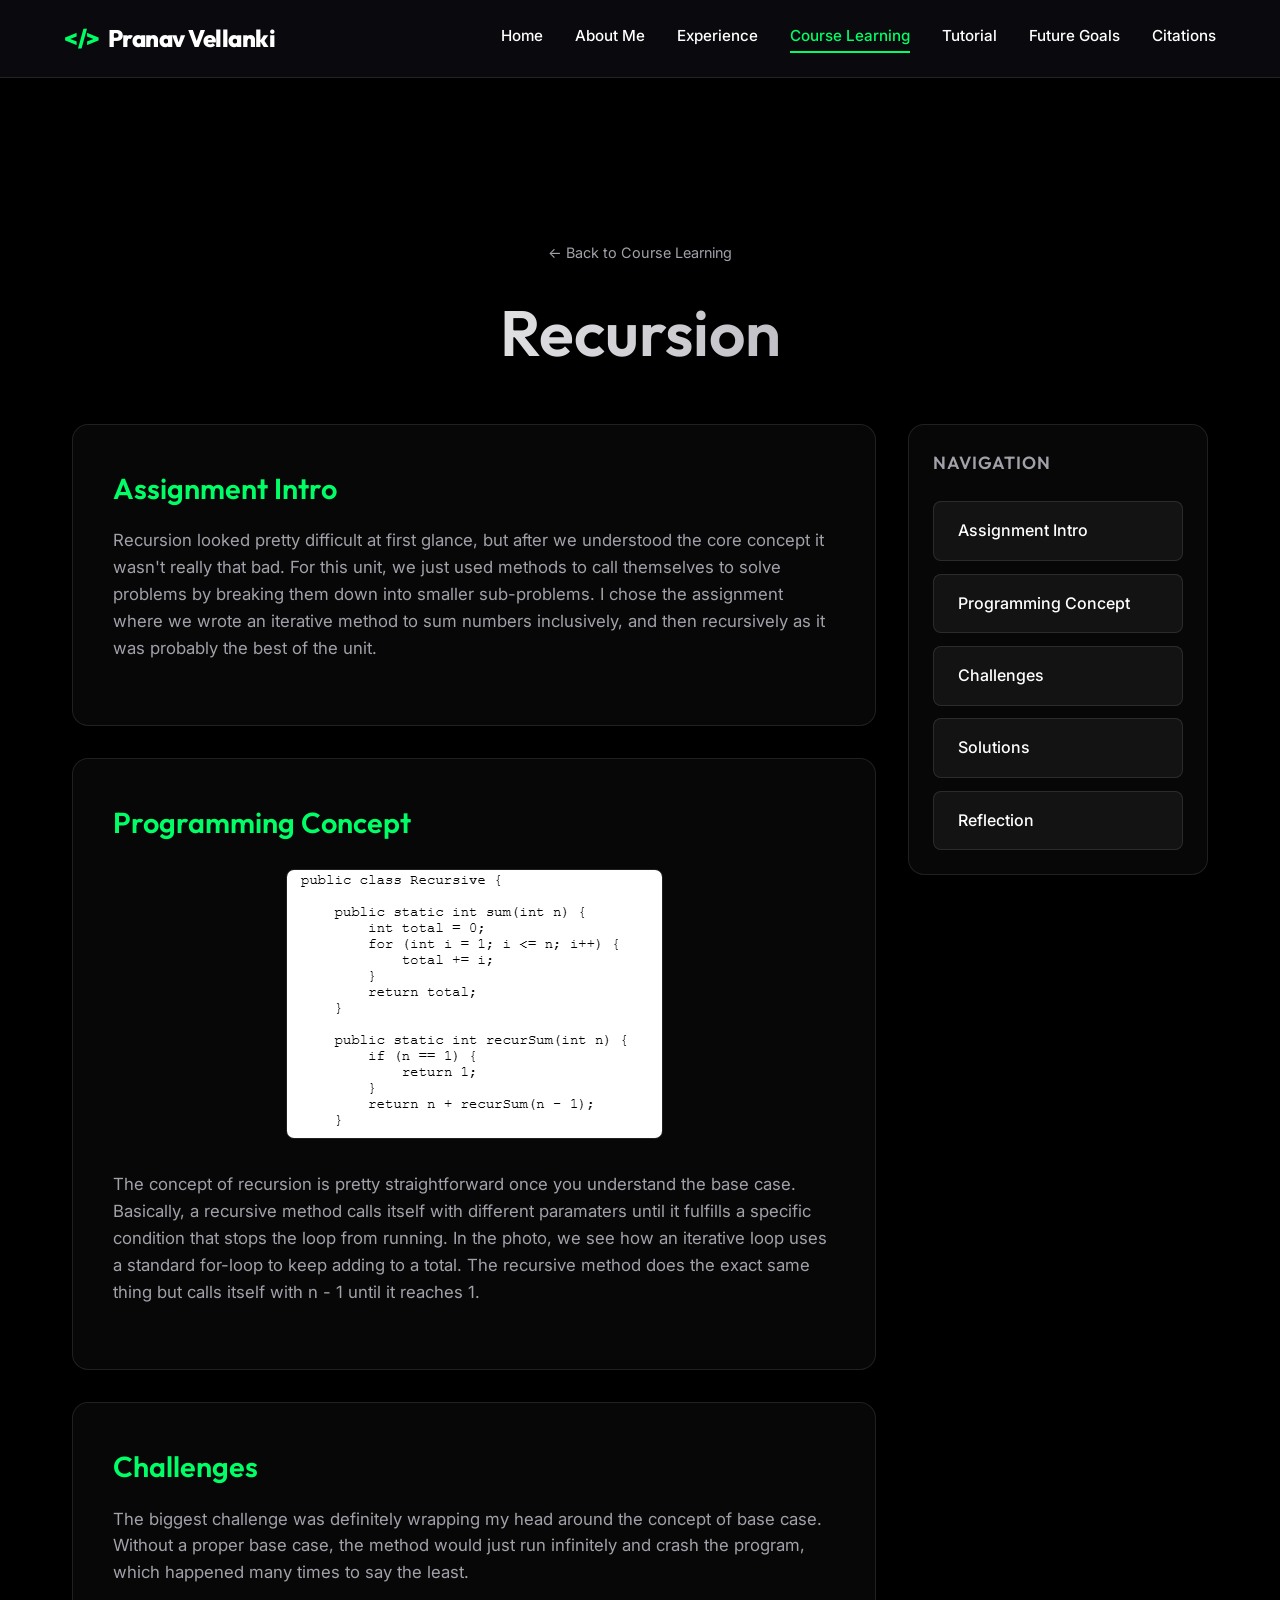
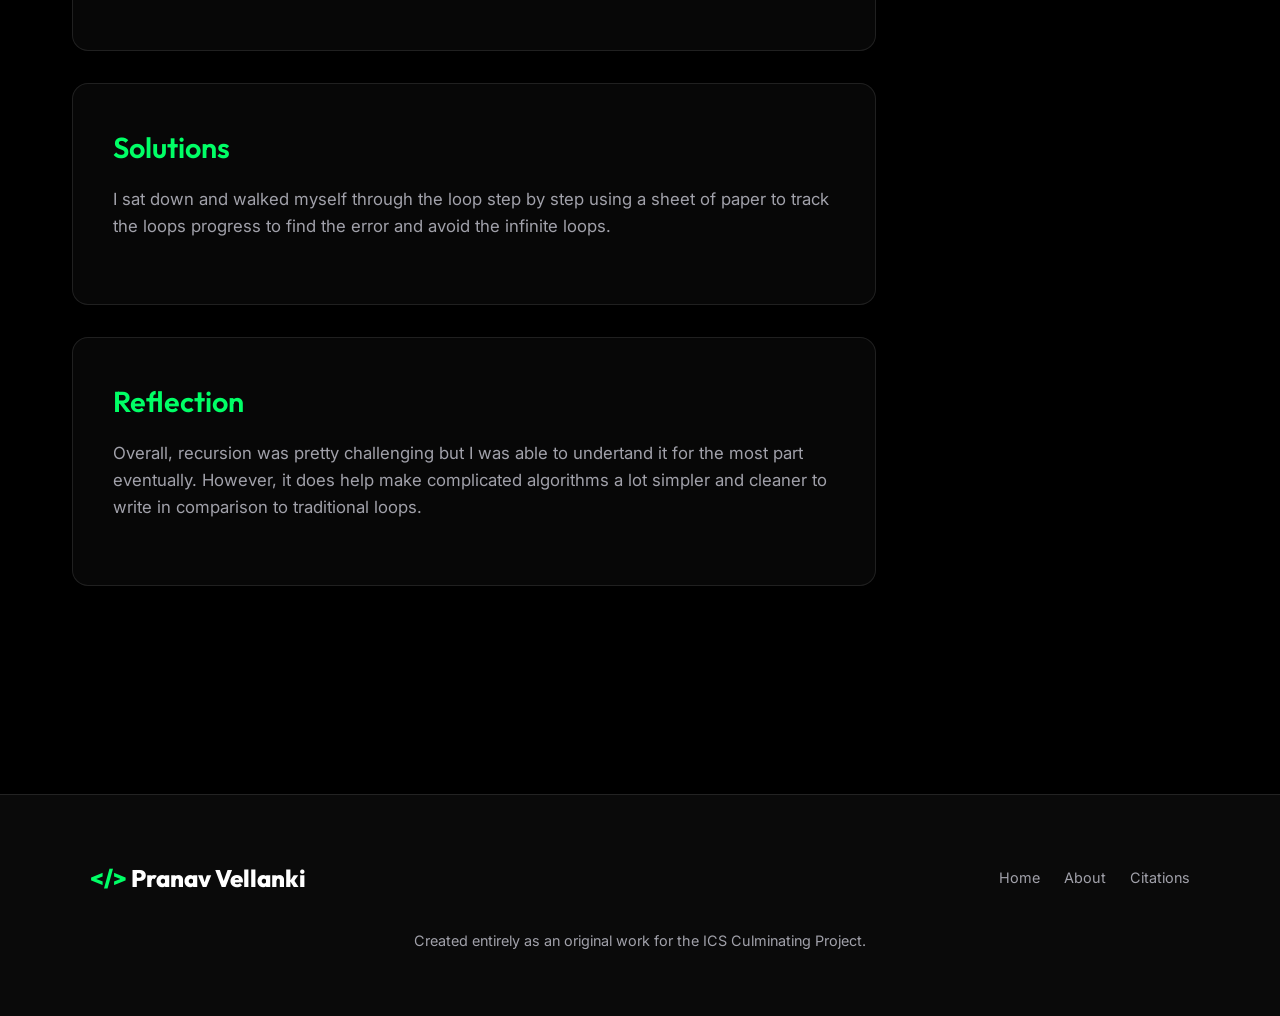
<file: recursion.html>
<!DOCTYPE html>
<html lang="en">
<head>
    <meta charset="UTF-8">
    <meta name="viewport" content="width=device-width, initial-scale=1.0">
    <title>Recursion | ICS Portfolio</title>
    <link href="https://fonts.googleapis.com/css2?family=Inter:wght@300;400;500;600;700&family=Outfit:wght@400;600;800&display=swap" rel="stylesheet">
    <link rel="stylesheet" href="styles.css">
    <style>
        .layout-container {
            display: grid;
            grid-template-columns: 1fr 300px;
            gap: 2rem;
            align-items: start;
        }
        
        .main-content {
            display: flex;
            flex-direction: column;
            gap: 2rem;
        }

        .section-box {
            scroll-margin-top: 100px;
        }

        .sidebar-nav {
            position: sticky;
            top: 100px;
            display: flex;
            flex-direction: column;
            gap: 0.8rem;
        }

        .sidebar-btn {
            display: block;
            padding: 1rem 1.5rem;
            background: rgba(255, 255, 255, 0.05);
            border: 1px solid var(--border-glass);
            border-radius: 8px;
            color: var(--text-main);
            text-decoration: none;
            font-weight: 500;
            transition: all 0.2s ease;
            text-align: left;
            cursor: pointer;
        }

        .sidebar-btn:hover {
            background: rgba(0, 255, 102, 0.1);
            border-color: var(--accent-primary);
            color: var(--accent-primary);
            transform: translateX(-5px);
        }

        @media (max-width: 900px) {
            .layout-container {
                grid-template-columns: 1fr;
            }
            .sidebar-nav {
                position: static;
                margin-bottom: 2rem;
                flex-direction: row;
                flex-wrap: wrap;
            }
            .sidebar-btn {
                flex: 1 1 200px;
                text-align: center;
            }
        }
    </style>
</head>
<body>
    <nav class="navbar" id="navbar">
        <div class="logo">
            <span style="color: var(--accent-primary);">&lt;/&gt;</span> Pranav Vellanki
        </div>
        <div class="nav-links">
            <a href="index.html">Home</a>
            <a href="about.html">About Me</a>
            <a href="experience.html">Experience</a>
            <a href="learning.html" class="active">Course Learning</a>
            <a href="tutorial.html">Tutorial</a>
            <a href="future.html">Future Goals</a>
            <a href="citations.html">Citations</a>
        </div>
    </nav>
    <div style="height: 80px;"></div>

    <header class="page-header" style="padding-bottom: 2rem;">
        <div class="animate-up" style="margin-bottom: 2rem;">
            <a href="learning.html" style="color: var(--text-muted); font-size: 0.9rem;">&larr; Back to Course Learning</a>
        </div>
        <h1 class="animate-up delay-1">Recursion</h1>
    </header>

    <section class="section-container" style="padding-top: 0; max-width: 1200px;">
        <div class="layout-container animate-up delay-2">
            
            <!-- Main Content Boxes -->
            <div class="main-content">
                <div id="intro" class="glass-card section-box">
                    <h2 style="color: var(--accent-primary);">Assignment Intro</h2>
                    <p style="margin-top: 1rem; line-height: 1.6;">
                        Recursion looked pretty difficult at first glance, but after we understood the core concept it wasn't really that bad. For this unit, we just used methods to call themselves to solve problems by breaking them down into smaller sub-problems. I chose the assignment where we wrote an iterative method to sum numbers inclusively, and then recursively as it was probably the best of the unit.
                    </p>
                </div>
                <div id="concept" class="glass-card section-box">
                    <h2 style="color: var(--accent-primary);">Programming Concept</h2>
                    <div style="margin-top: 1.5rem; margin-bottom: 1.5rem; text-align: center;">
                        <img src="recursion-sum.png" alt="Recursion Demonstration" style="max-width: 100%; border-radius: 8px; border: 1px solid var(--border-glass);">
                    </div>
                    <p style="margin-top: 1rem; line-height: 1.6;">
                        The concept of recursion is pretty straightforward once you understand the base case. Basically, a recursive method calls itself with different paramaters until it fulfills a specific condition that stops the loop from running. In the photo, we see how an iterative loop uses a standard for-loop to keep adding to a total. The recursive method does the exact same thing but calls itself with n - 1 until it reaches 1. 
                    </p>
                </div>
                <div id="challenges" class="glass-card section-box">
                    <h2 style="color: var(--accent-primary);">Challenges</h2>
                    <p style="margin-top: 1rem; line-height: 1.6;">
                        The biggest challenge was definitely wrapping my head around the concept of base case. Without a proper base case, the method would just run infinitely and crash the program, which happened many times to say the least.
                    </p>
                </div>
                <div id="solutions" class="glass-card section-box">
                    <h2 style="color: var(--accent-primary);">Solutions</h2>
                    <p style="margin-top: 1rem; line-height: 1.6;">
                        I sat down and walked myself through the loop step by step using a sheet of paper to track the loops progress to find the error and avoid the infinite loops.
                    </p>
                </div>
                <div id="reflection" class="glass-card section-box">
                    <h2 style="color: var(--accent-primary);">Reflection</h2>
                    <p style="margin-top: 1rem; line-height: 1.6;">
                        Overall, recursion was pretty challenging but I was able to undertand it for the most part eventually. However, it does help make complicated algorithms a lot simpler and cleaner to write in comparison to traditional loops.
                    </p>
                </div>
            </div>

            <!-- Right Sidebar Navigation -->
            <div class="sidebar-nav">
                <div class="glass-card" style="padding: 1.5rem;">
                    <h3 style="margin-bottom: 1.5rem; color: var(--text-muted); font-size: 1.1rem; text-transform: uppercase; letter-spacing: 1px;">Navigation</h3>
                    <div style="display: flex; flex-direction: column; gap: 0.8rem;">
                        <a href="#intro" class="sidebar-btn">Assignment Intro</a>
                        <a href="#concept" class="sidebar-btn">Programming Concept</a>
                        <a href="#challenges" class="sidebar-btn">Challenges</a>
                        <a href="#solutions" class="sidebar-btn">Solutions</a>
                        <a href="#reflection" class="sidebar-btn">Reflection</a>
                    </div>
                </div>
            </div>

        </div>
    </section>

    <footer class="footer">
        <div class="footer-content">
            <div class="footer-logo">
                <span style="color: var(--accent-primary);">&lt;/&gt;</span> Pranav Vellanki
            </div>
            <div class="footer-links">
                <a href="index.html">Home</a>
                <a href="about.html">About</a>
                <a href="citations.html">Citations</a>
            </div>
        </div>
        <p style="text-align:center; color: var(--text-muted); margin-top: 2rem; font-size:0.9rem;">Created entirely as an original work for the ICS Culminating Project.</p>
    </footer>

    <script src="script.js"></script>
    <script>
        // Smooth scrolling for sidebar links
        document.querySelectorAll('.sidebar-btn').forEach(anchor => {
            anchor.addEventListener('click', function (e) {
                e.preventDefault();
                const targetId = this.getAttribute('href').substring(1);
                const targetElement = document.getElementById(targetId);
                if (targetElement) {
                    targetElement.scrollIntoView({
                        behavior: 'smooth'
                    });
                }
            });
        });
    </script>
</body>
</html>
</file>
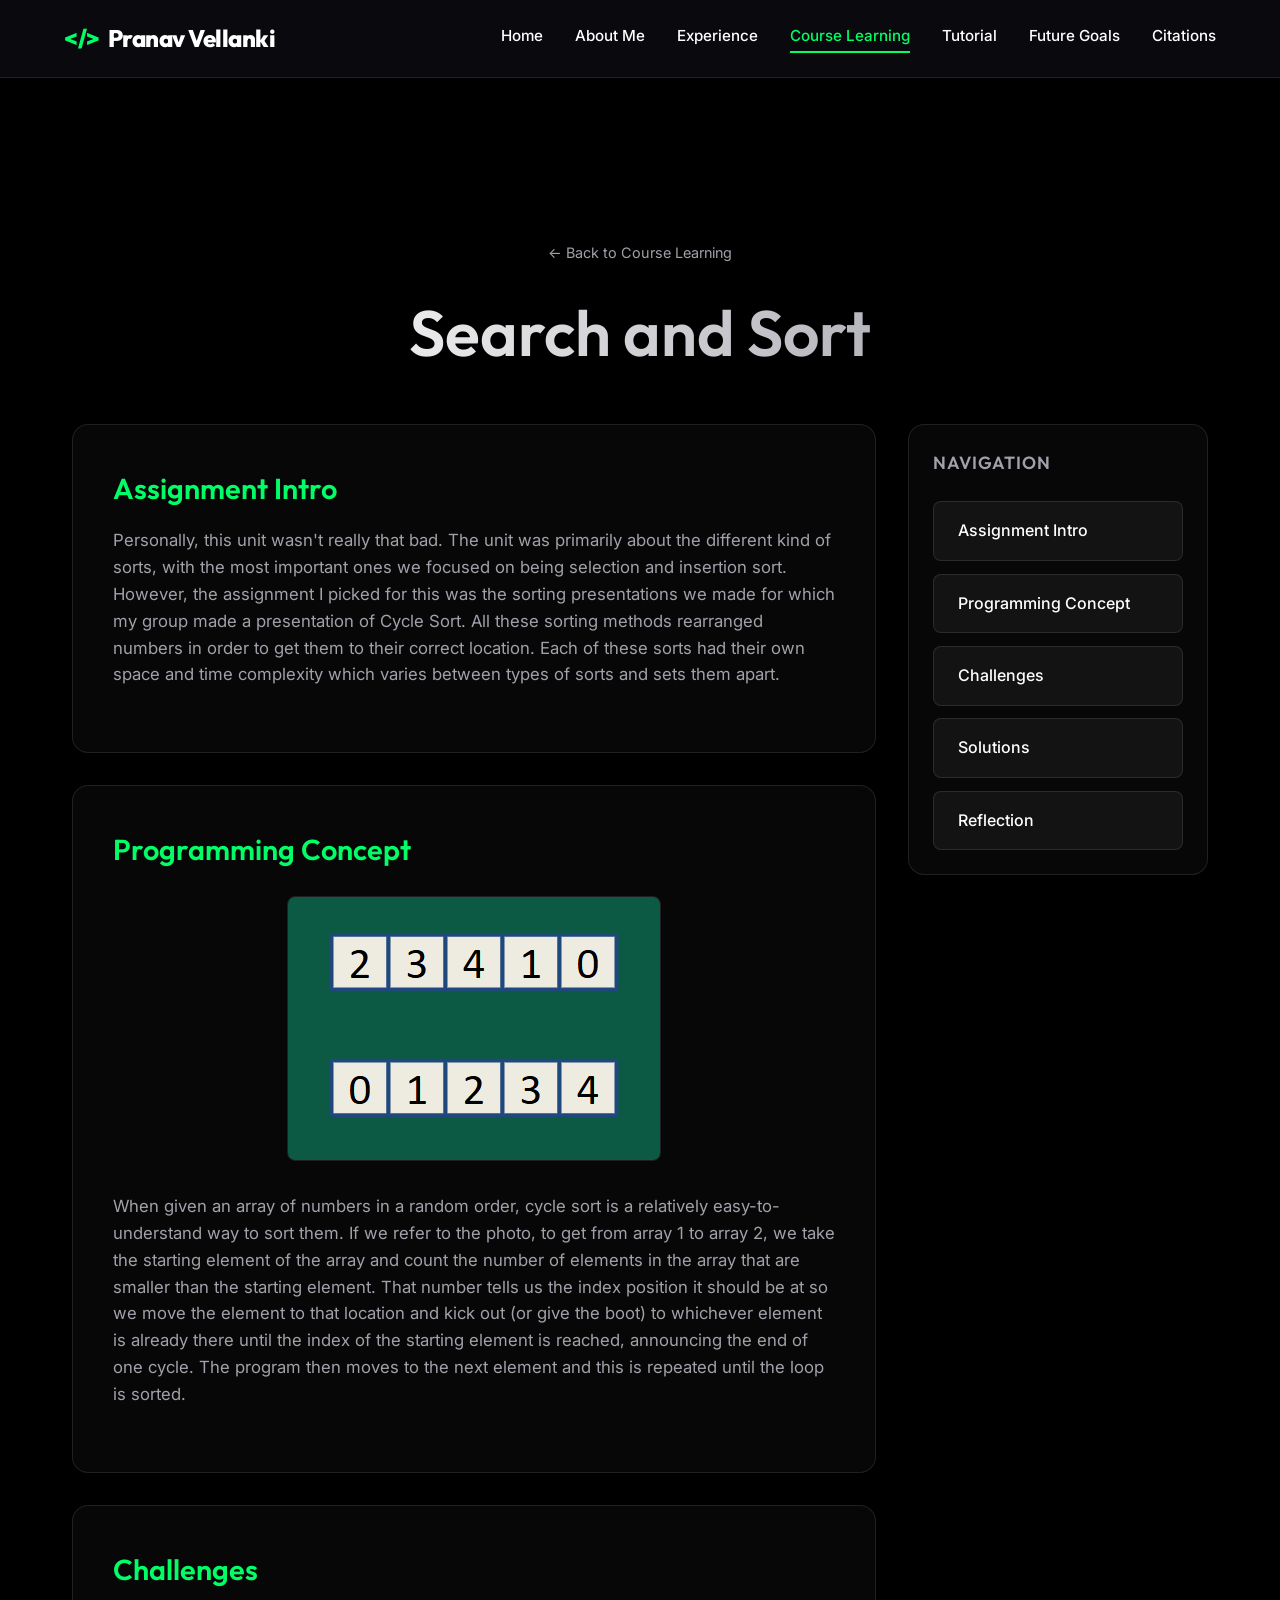
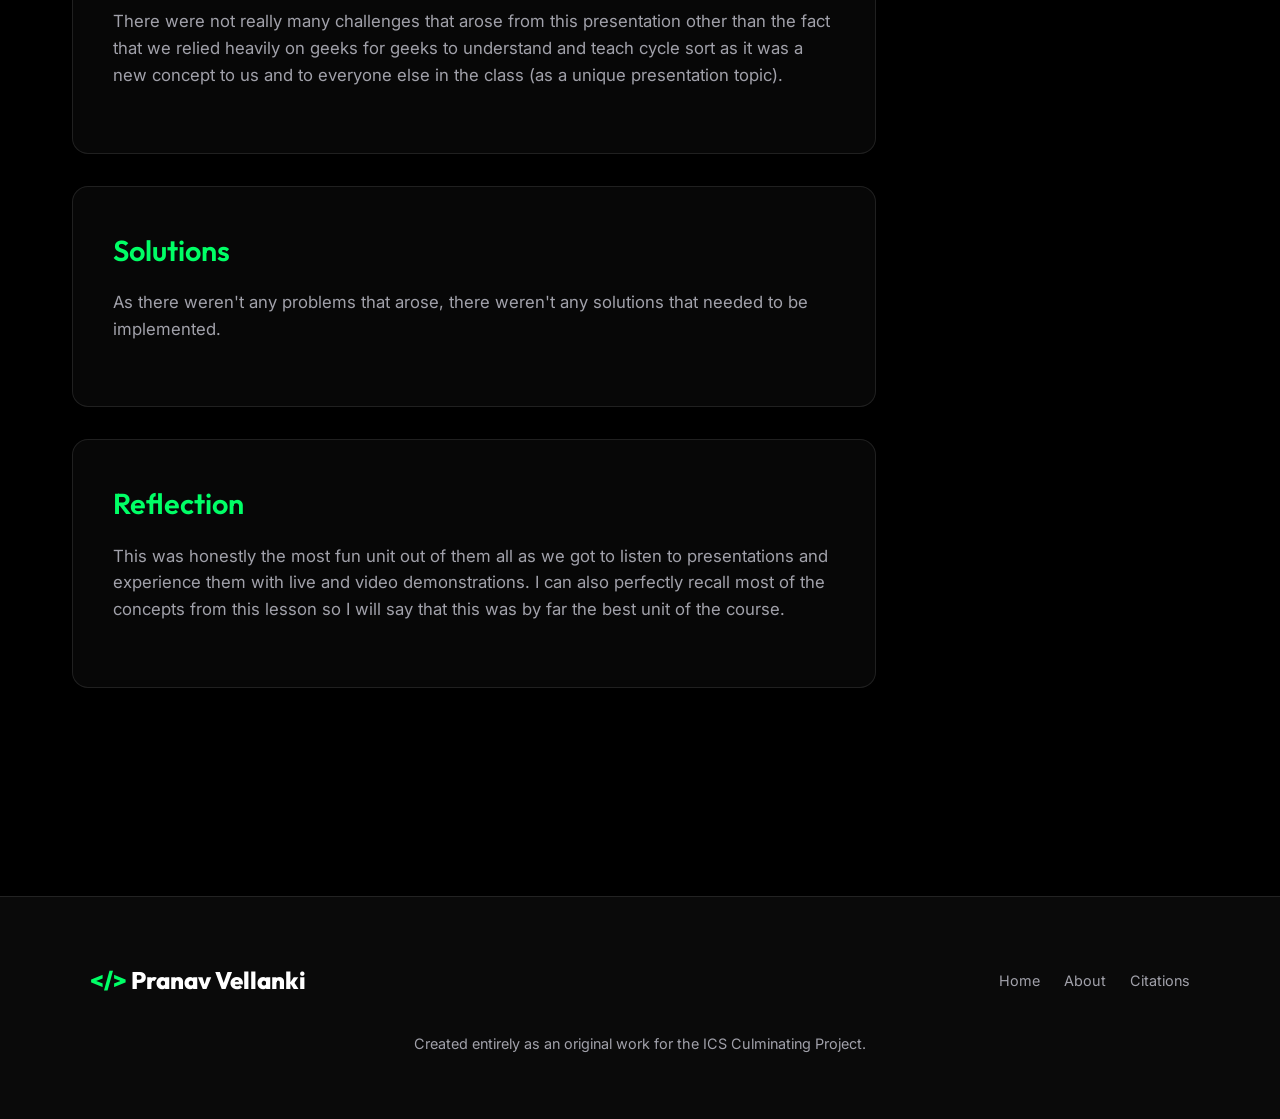
<file: search-sort.html>
<!DOCTYPE html>
<html lang="en">
<head>
    <meta charset="UTF-8">
    <meta name="viewport" content="width=device-width, initial-scale=1.0">
    <title>Search and Sort | ICS Portfolio</title>
    <link href="https://fonts.googleapis.com/css2?family=Inter:wght@300;400;500;600;700&family=Outfit:wght@400;600;800&display=swap" rel="stylesheet">
    <link rel="stylesheet" href="styles.css">
    <style>
        .layout-container {
            display: grid;
            grid-template-columns: 1fr 300px;
            gap: 2rem;
            align-items: start;
        }
        
        .main-content {
            display: flex;
            flex-direction: column;
            gap: 2rem;
        }

        .section-box {
            scroll-margin-top: 100px;
        }

        .sidebar-nav {
            position: sticky;
            top: 100px;
            display: flex;
            flex-direction: column;
            gap: 0.8rem;
        }

        .sidebar-btn {
            display: block;
            padding: 1rem 1.5rem;
            background: rgba(255, 255, 255, 0.05);
            border: 1px solid var(--border-glass);
            border-radius: 8px;
            color: var(--text-main);
            text-decoration: none;
            font-weight: 500;
            transition: all 0.2s ease;
            text-align: left;
            cursor: pointer;
        }

        .sidebar-btn:hover {
            background: rgba(0, 255, 102, 0.1);
            border-color: var(--accent-primary);
            color: var(--accent-primary);
            transform: translateX(-5px);
        }

        @media (max-width: 900px) {
            .layout-container {
                grid-template-columns: 1fr;
            }
            .sidebar-nav {
                position: static;
                margin-bottom: 2rem;
                flex-direction: row;
                flex-wrap: wrap;
            }
            .sidebar-btn {
                flex: 1 1 200px;
                text-align: center;
            }
        }
    </style>
</head>
<body>
    <nav class="navbar" id="navbar">
        <div class="logo">
            <span style="color: var(--accent-primary);">&lt;/&gt;</span> Pranav Vellanki
        </div>
        <div class="nav-links">
            <a href="index.html">Home</a>
            <a href="about.html">About Me</a>
            <a href="experience.html">Experience</a>
            <a href="learning.html" class="active">Course Learning</a>
            <a href="tutorial.html">Tutorial</a>
            <a href="future.html">Future Goals</a>
            <a href="citations.html">Citations</a>
        </div>
    </nav>
    <div style="height: 80px;"></div>

    <header class="page-header" style="padding-bottom: 2rem;">
        <div class="animate-up" style="margin-bottom: 2rem;">
            <a href="learning.html" style="color: var(--text-muted); font-size: 0.9rem;">&larr; Back to Course Learning</a>
        </div>
        <h1 class="animate-up delay-1">Search and Sort</h1>
    </header>

    <section class="section-container" style="padding-top: 0; max-width: 1200px;">
        <div class="layout-container animate-up delay-2">
            
            <!-- Main Content Boxes -->
            <div class="main-content">
                <div id="intro" class="glass-card section-box">
                    <h2 style="color: var(--accent-primary);">Assignment Intro</h2>
                    <p style="margin-top: 1rem; line-height: 1.6;">
                        Personally, this unit wasn't really that bad. The unit was primarily about the different kind of sorts, with the most important ones we focused on being selection and insertion sort. However, the assignment I picked for this was the sorting presentations we made for which my group made a presentation of Cycle Sort. All these sorting methods rearranged numbers in order to get them to their correct location. Each of these sorts had their own space and time complexity which varies between types of sorts and sets them apart.
                    </p>
                </div>
                <div id="concept" class="glass-card section-box">
                    <h2 style="color: var(--accent-primary);">Programming Concept</h2>
                    <div style="margin-top: 1.5rem; margin-bottom: 1.5rem; text-align: center;">
                        <img src="cycle-sort.png" alt="Cycle Sort Demonstration" style="max-width: 100%; border-radius: 8px; border: 1px solid var(--border-glass);">
                    </div>
                    <p style="margin-top: 1rem; line-height: 1.6;">
                        When given an array of numbers in a random order, cycle sort is a relatively easy-to-understand way to sort them. If we refer to the photo, to get from array 1 to array 2, we take the starting element of the array and count the number of elements in the array that are smaller than the starting element. That number tells us the index position it should be at so we move the element to that location and kick out (or give the boot) to whichever element is already there until the index of the starting element is reached, announcing the end of one cycle. The program then moves to the next element and this is repeated until the loop is sorted.
                    </p>
                </div>
                <div id="challenges" class="glass-card section-box">
                    <h2 style="color: var(--accent-primary);">Challenges</h2>
                    <p style="margin-top: 1rem; line-height: 1.6;">
                        There were not really many challenges that arose from this presentation other than the fact that we relied heavily on geeks for geeks to understand and teach cycle sort as it was a new concept to us and to everyone else in the class (as a unique presentation topic).
                    </p>
                </div>
                <div id="solutions" class="glass-card section-box">
                    <h2 style="color: var(--accent-primary);">Solutions</h2>
                    <p style="margin-top: 1rem; line-height: 1.6;">
                        As there weren't any problems that arose, there weren't any solutions that needed to be implemented.
                    </p>
                </div>
                <div id="reflection" class="glass-card section-box">
                    <h2 style="color: var(--accent-primary);">Reflection</h2>
                    <p style="margin-top: 1rem; line-height: 1.6;">
                        This was honestly the most fun unit out of them all as we got to listen to presentations and experience them with live and video demonstrations. I can also perfectly recall most of the concepts from this lesson so I will say that this was by far the best unit of the course.
                    </p>
                </div>
            </div>

            <!-- Right Sidebar Navigation -->
            <div class="sidebar-nav">
                <div class="glass-card" style="padding: 1.5rem;">
                    <h3 style="margin-bottom: 1.5rem; color: var(--text-muted); font-size: 1.1rem; text-transform: uppercase; letter-spacing: 1px;">Navigation</h3>
                    <div style="display: flex; flex-direction: column; gap: 0.8rem;">
                        <a href="#intro" class="sidebar-btn">Assignment Intro</a>
                        <a href="#concept" class="sidebar-btn">Programming Concept</a>
                        <a href="#challenges" class="sidebar-btn">Challenges</a>
                        <a href="#solutions" class="sidebar-btn">Solutions</a>
                        <a href="#reflection" class="sidebar-btn">Reflection</a>
                    </div>
                </div>
            </div>

        </div>
    </section>

    <footer class="footer">
        <div class="footer-content">
            <div class="footer-logo">
                <span style="color: var(--accent-primary);">&lt;/&gt;</span> Pranav Vellanki
            </div>
            <div class="footer-links">
                <a href="index.html">Home</a>
                <a href="about.html">About</a>
                <a href="citations.html">Citations</a>
            </div>
        </div>
        <p style="text-align:center; color: var(--text-muted); margin-top: 2rem; font-size:0.9rem;">Created entirely as an original work for the ICS Culminating Project.</p>
    </footer>

    <script src="script.js"></script>
    <script>
        // Smooth scrolling for sidebar links
        document.querySelectorAll('.sidebar-btn').forEach(anchor => {
            anchor.addEventListener('click', function (e) {
                e.preventDefault();
                const targetId = this.getAttribute('href').substring(1);
                const targetElement = document.getElementById(targetId);
                if (targetElement) {
                    targetElement.scrollIntoView({
                        behavior: 'smooth'
                    });
                }
            });
        });
    </script>
</body>
</html>
</file>
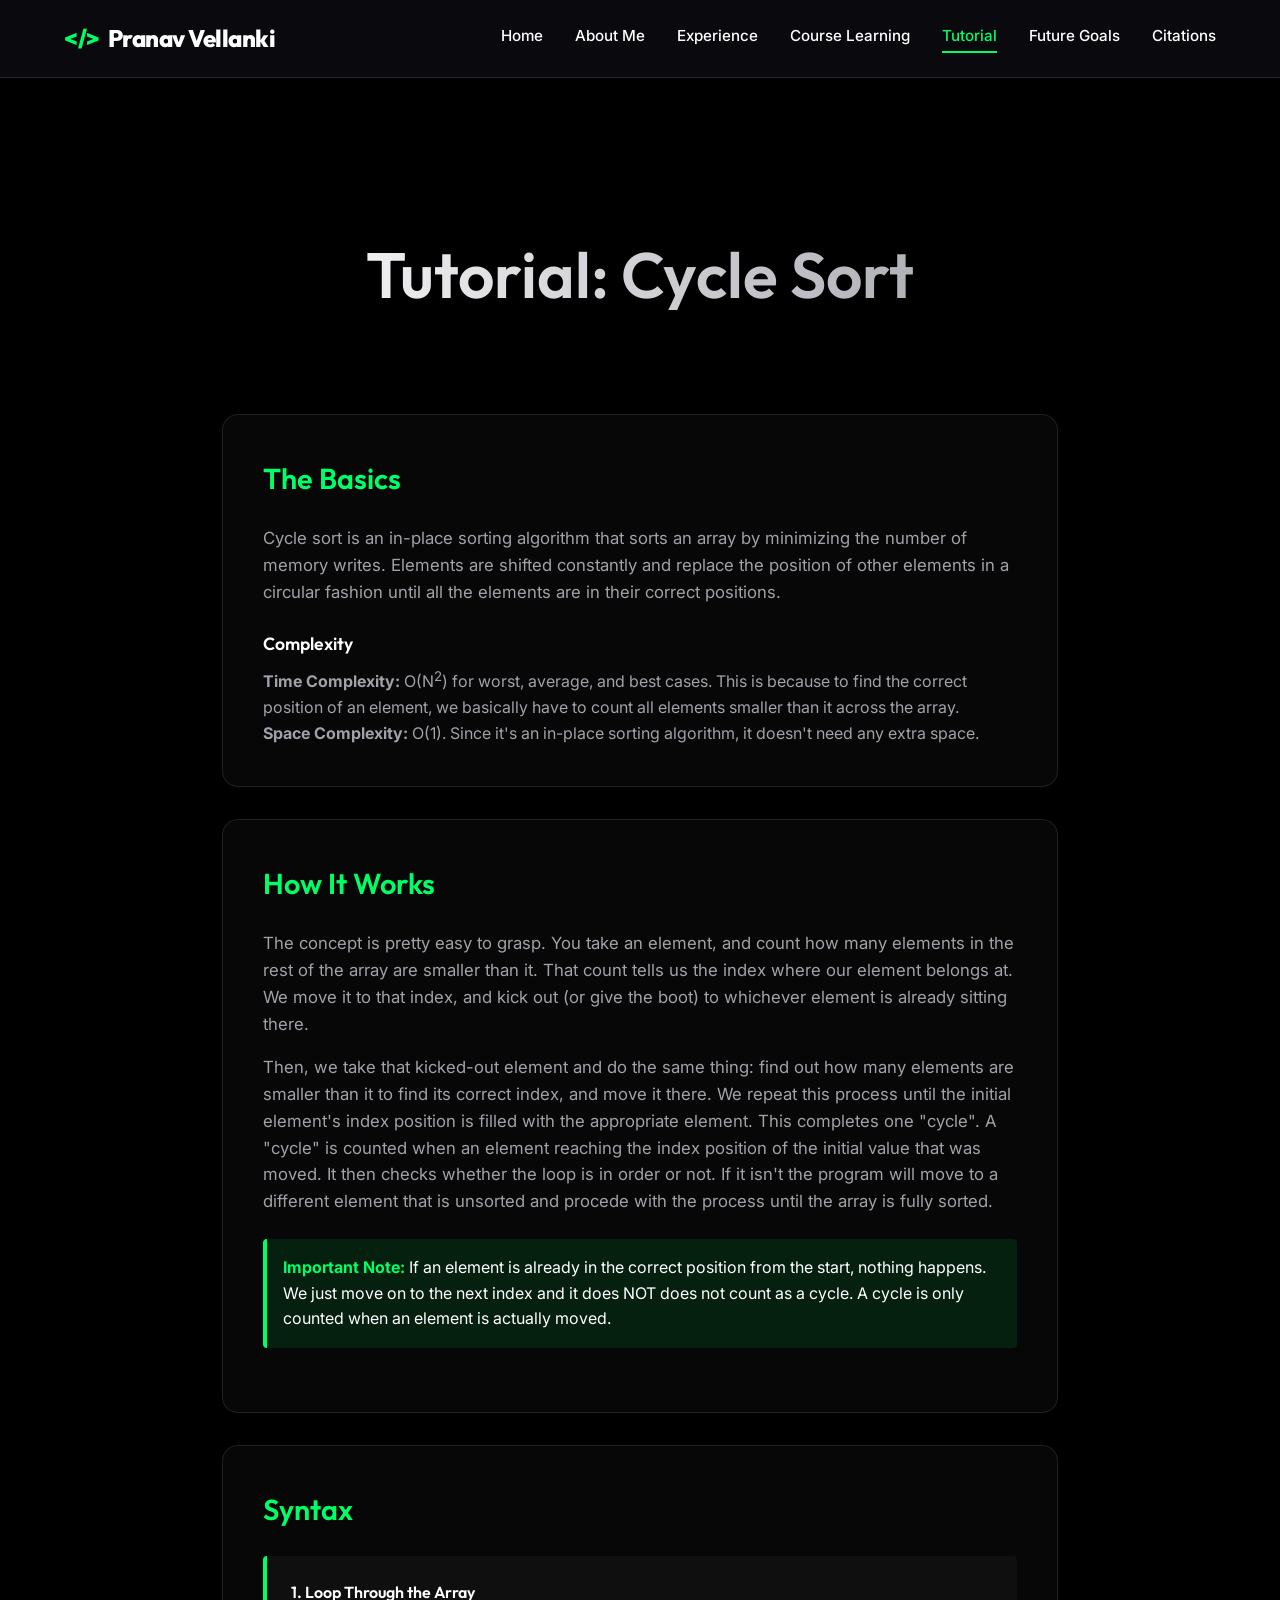
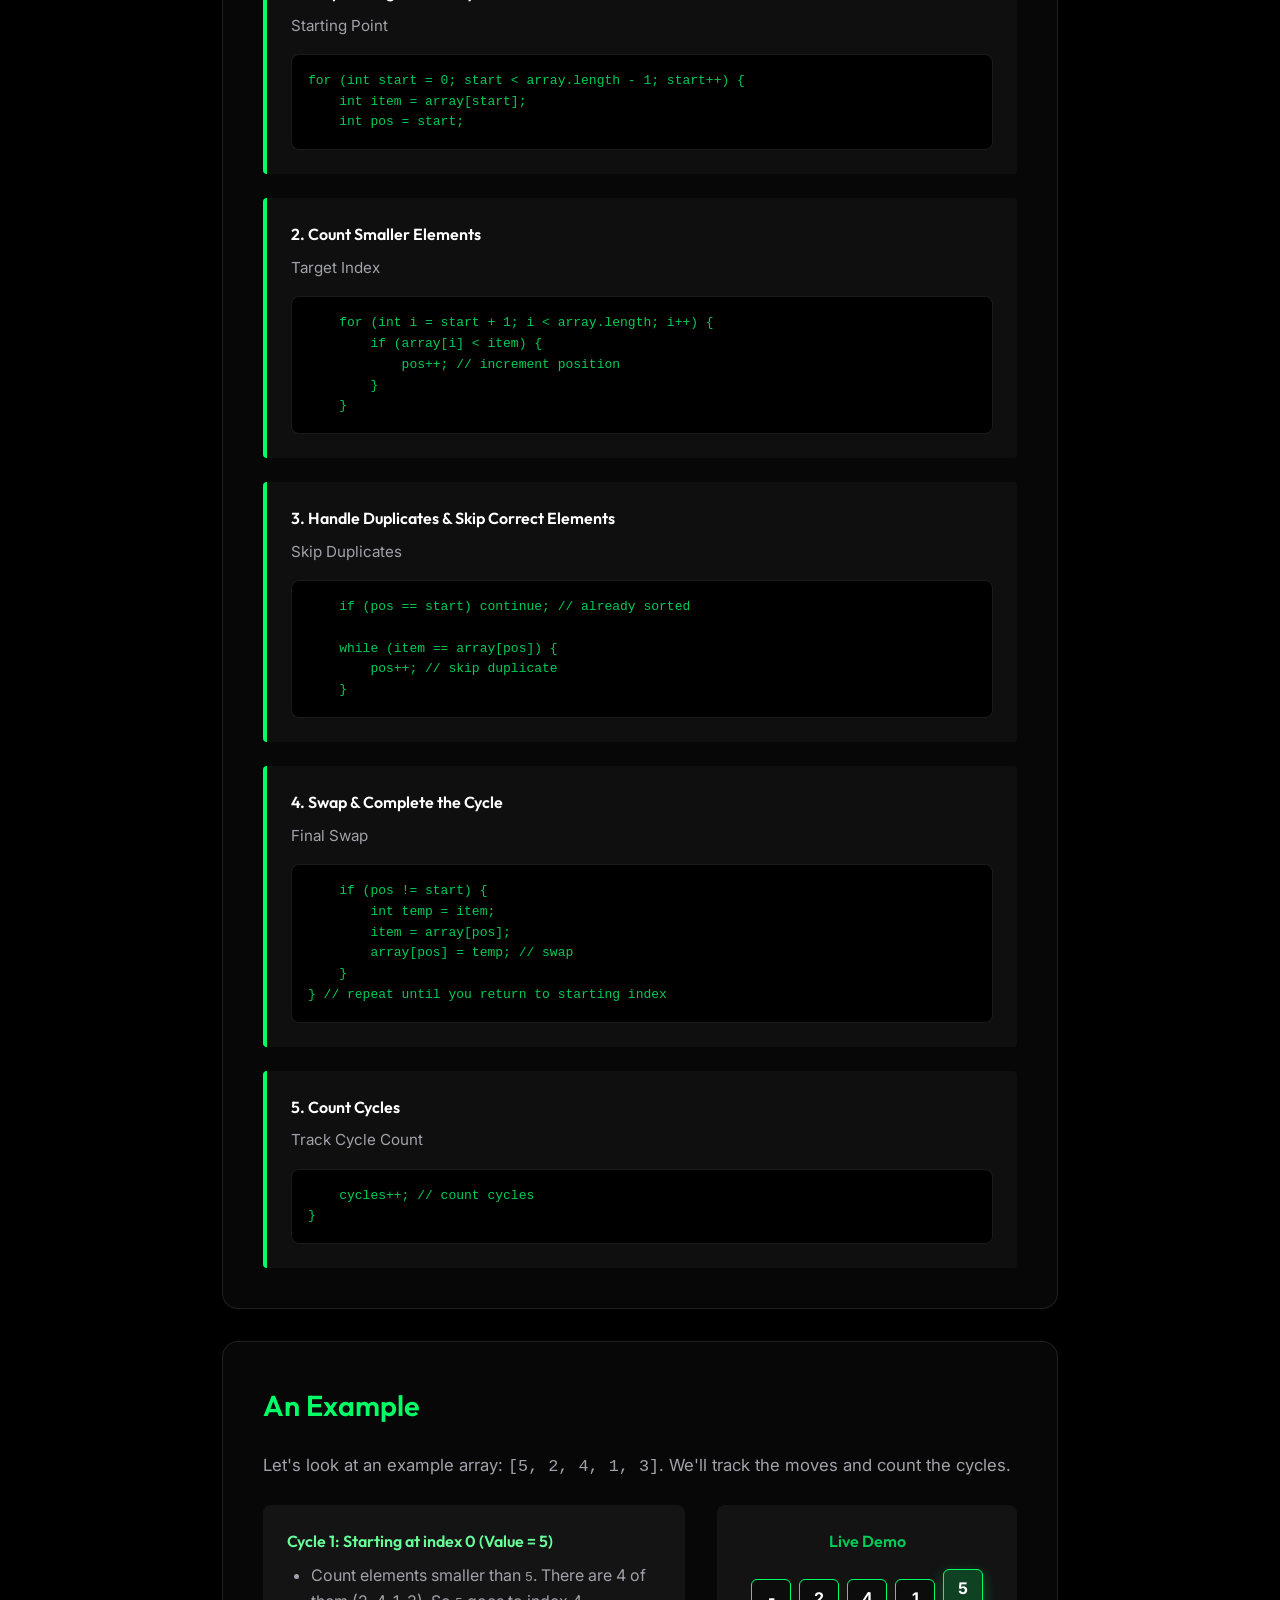
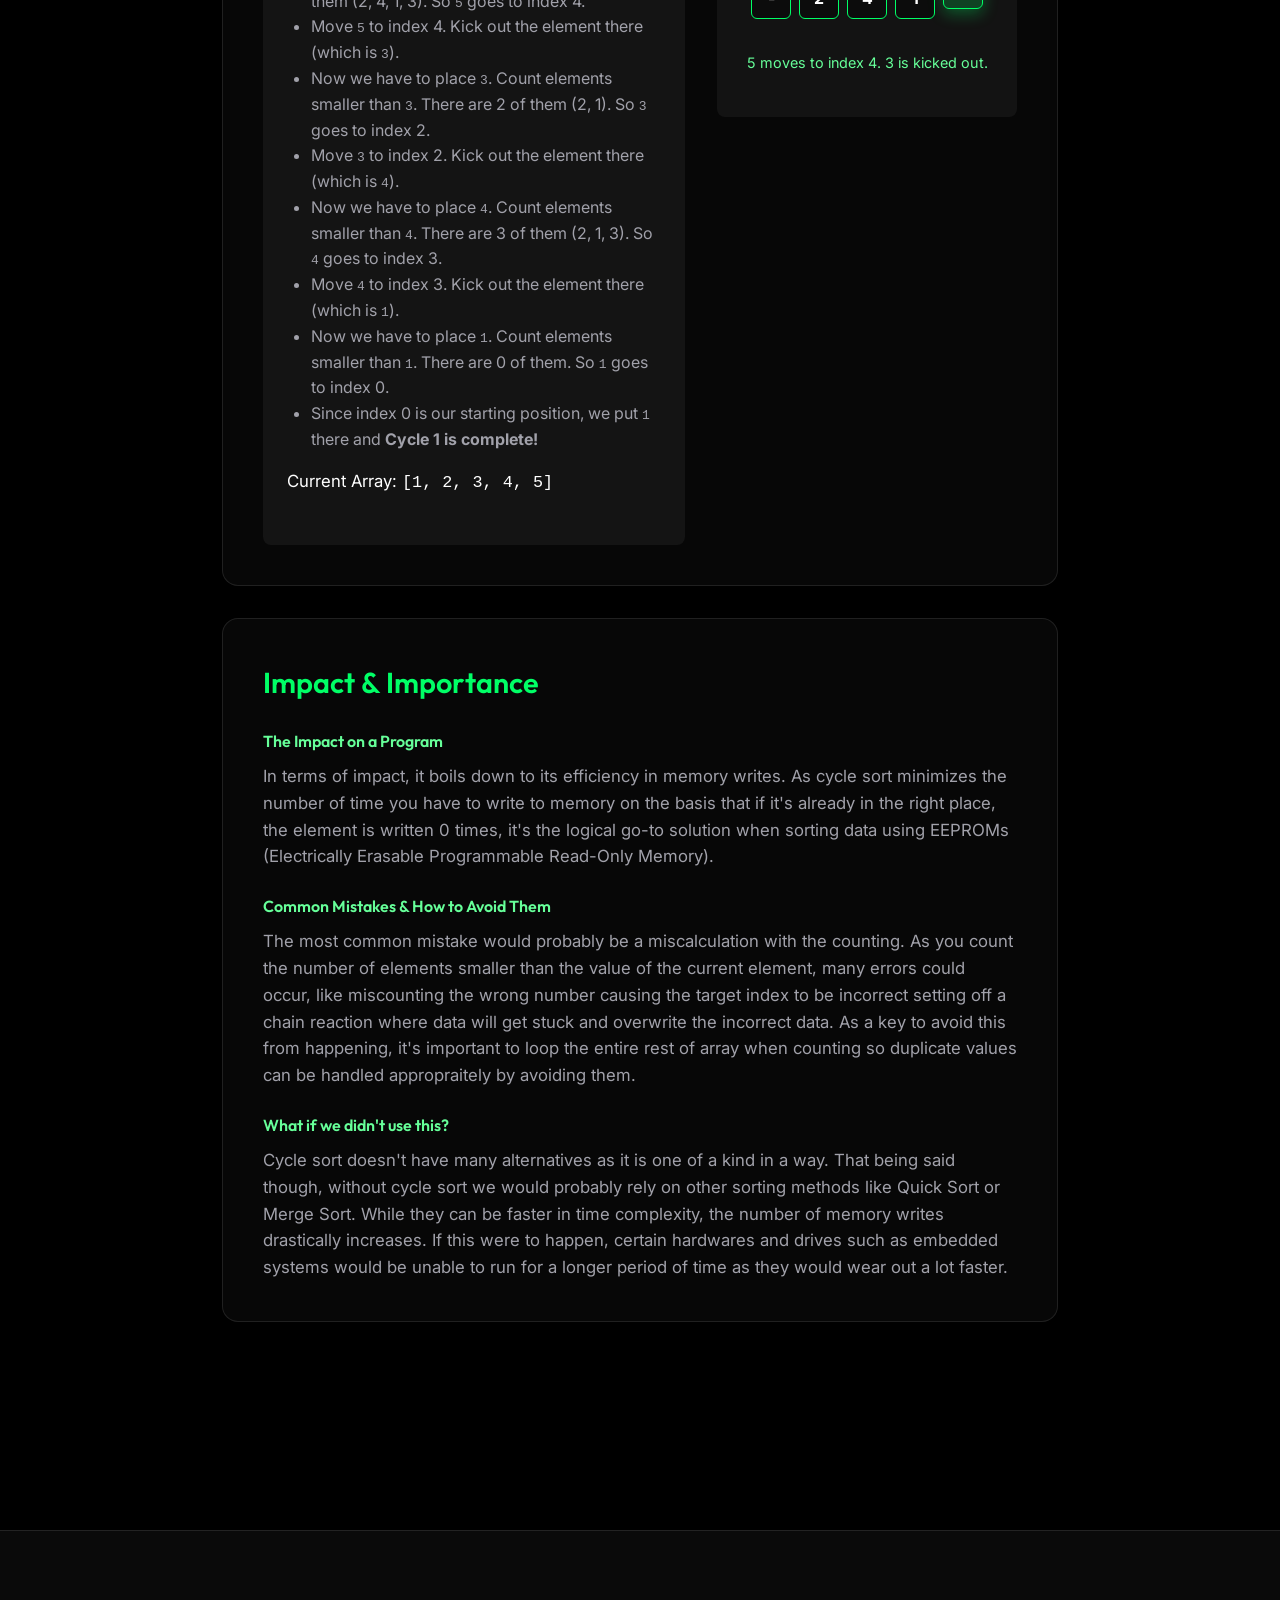
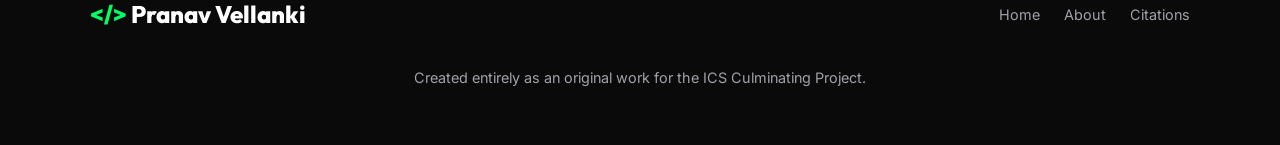
<file: tutorial.html>
<!DOCTYPE html>
<html lang="en">
<head>
    <meta charset="UTF-8">
    <meta name="viewport" content="width=device-width, initial-scale=1.0">
    <title>Tutorial: Cycle Sort | ICS Portfolio</title>
    <link href="https://fonts.googleapis.com/css2?family=Inter:wght@300;400;500;600;700&family=Outfit:wght@400;600;800&display=swap" rel="stylesheet">
    <link rel="stylesheet" href="styles.css">
</head>
<body>
    <nav class="navbar" id="navbar">
        <div class="logo">
            <span style="color: var(--accent-primary);">&lt;/&gt;</span> Pranav Vellanki
        </div>
        <div class="nav-links">
            <a href="index.html">Home</a>
            <a href="about.html">About Me</a>
            <a href="experience.html">Experience</a>
            <a href="learning.html">Course Learning</a>
            <a href="tutorial.html" class="active">Tutorial</a>
            <a href="future.html">Future Goals</a>
            <a href="citations.html">Citations</a>
        </div>
    </nav>
    <div style="height: 80px;"></div>

    <header class="page-header">
        <h1 class="animate-up">Tutorial: <span style="color: var(--accent-secondary);">Cycle Sort</span></h1>
    </header>

    <section class="section-container" style="padding-top: 0; max-width: 900px;">
        <div class="glass-card animate-up delay-1" style="margin-bottom: 2rem;">
            <h2 style="color: var(--accent-primary); margin-bottom: 1.5rem;">The Basics</h2>
            <p style="line-height: 1.6; margin-bottom: 1.5rem;">
                Cycle sort is an in-place sorting algorithm that sorts an array by minimizing the number of memory writes. Elements are shifted constantly and replace the position of other elements in a circular fashion until all the elements are in their correct positions.
            </p>
            <h4 style="color: var(--text-main); margin-bottom: 0.5rem; font-size: 1.1rem;">Complexity</h4>
            <ul style="list-style: none; padding: 0; color: var(--text-muted); line-height: 1.6;">
                <li><strong>Time Complexity:</strong> O(N<sup>2</sup>) for worst, average, and best cases. This is because to find the correct position of an element, we basically have to count all elements smaller than it across the array.</li>
                <li><strong>Space Complexity:</strong> O(1). Since it's an in-place sorting algorithm, it doesn't need any extra space.</li>
            </ul>
        </div>

        <div class="glass-card animate-up delay-2" style="margin-bottom: 2rem;">
            <h2 style="color: var(--accent-primary); margin-bottom: 1.5rem;">How It Works</h2>
            <p style="line-height: 1.6; margin-bottom: 1rem;">
                The concept is pretty easy to grasp. You take an element, and count how many elements in the rest of the array are smaller than it. That count tells us the index where our element belongs at. We move it to that index, and kick out (or give the boot) to whichever element is already sitting there.
            </p>
            <p style="line-height: 1.6; margin-bottom: 1rem;">
                Then, we take that kicked-out element and do the same thing: find out how many elements are smaller than it to find its correct index, and move it there. We repeat this process until the initial element's index position is filled with the appropriate element. This completes one "cycle". A "cycle" is counted when an element reaching the index position of the initial value that was moved. It then checks whether the loop is in order or not. If it isn't the program will move to a different element that is unsorted and procede with the process until the array is fully sorted.
            </p>
            <div style="background: rgba(0,255,102,0.1); border-left: 4px solid var(--accent-primary); padding: 1rem; border-radius: 4px; margin: 1.5rem 0;">
                <strong style="color: var(--accent-primary);">Important Note:</strong> If an element is already in the correct position from the start, nothing happens. We just move on to the next index and it does NOT does not count as a cycle. A cycle is only counted when an element is actually moved.
            </div>
        </div>

        <div class="glass-card animate-up" style="margin-bottom: 2rem;">
            <h2 style="color: var(--accent-primary); margin-bottom: 1.5rem;">Syntax</h2>

            <div style="display: flex; flex-direction: column; gap: 1.5rem;">
                <div style="background: rgba(255, 255, 255, 0.03); border-left: 4px solid var(--accent-primary); padding: 1.5rem; border-radius: 4px;">
                    <h4 style="color: var(--text-main); margin-bottom: 0.5rem;">1. Loop Through the Array</h4>
                    <p style="color: var(--text-muted); font-size: 0.95rem; margin-bottom: 1rem;">Starting Point</p>
                    <div class="code-snippet" style="margin: 0; padding: 1rem;">
<pre><code>for (int start = 0; start &lt; array.length - 1; start++) {
    int item = array[start];
    int pos = start;</code></pre>
                    </div>
                </div>

                <div style="background: rgba(255, 255, 255, 0.03); border-left: 4px solid var(--accent-primary); padding: 1.5rem; border-radius: 4px;">
                    <h4 style="color: var(--text-main); margin-bottom: 0.5rem;">2. Count Smaller Elements</h4>
                    <p style="color: var(--text-muted); font-size: 0.95rem; margin-bottom: 1rem;">Target Index</p>
                    <div class="code-snippet" style="margin: 0; padding: 1rem;">
<pre><code>    for (int i = start + 1; i &lt; array.length; i++) {
        if (array[i] &lt; item) {
            pos++; // increment position
        }
    }</code></pre>
                    </div>
                </div>

                <div style="background: rgba(255, 255, 255, 0.03); border-left: 4px solid var(--accent-primary); padding: 1.5rem; border-radius: 4px;">
                    <h4 style="color: var(--text-main); margin-bottom: 0.5rem;">3. Handle Duplicates & Skip Correct Elements</h4>
                    <p style="color: var(--text-muted); font-size: 0.95rem; margin-bottom: 1rem;">Skip Duplicates</p>
                    <div class="code-snippet" style="margin: 0; padding: 1rem;">
<pre><code>    if (pos == start) continue; // already sorted

    while (item == array[pos]) {
        pos++; // skip duplicate
    }</code></pre>
                    </div>
                </div>

                <div style="background: rgba(255, 255, 255, 0.03); border-left: 4px solid var(--accent-primary); padding: 1.5rem; border-radius: 4px;">
                    <h4 style="color: var(--text-main); margin-bottom: 0.5rem;">4. Swap & Complete the Cycle</h4>
                    <p style="color: var(--text-muted); font-size: 0.95rem; margin-bottom: 1rem;">Final Swap</p>
                    <div class="code-snippet" style="margin: 0; padding: 1rem;">
<pre><code>    if (pos != start) {
        int temp = item;
        item = array[pos];
        array[pos] = temp; // swap
    }
} // repeat until you return to starting index</code></pre>
                    </div>
                </div>

                <div style="background: rgba(255, 255, 255, 0.03); border-left: 4px solid var(--accent-primary); padding: 1.5rem; border-radius: 4px;">
                    <h4 style="color: var(--text-main); margin-bottom: 0.5rem;">5. Count Cycles</h4>
                    <p style="color: var(--text-muted); font-size: 0.95rem; margin-bottom: 1rem;">Track Cycle Count</p>
                    <div class="code-snippet" style="margin: 0; padding: 1rem;">
<pre><code>    cycles++; // count cycles
}</code></pre>
                    </div>
                </div>
            </div>
        </div>

        <div class="glass-card animate-up delay-3">
            <h2 style="color: var(--accent-primary); margin-bottom: 1.5rem;">An Example</h2>
            <p style="line-height: 1.6; margin-bottom: 1.5rem;">
                Let's look at an example array: <code>[5, 2, 4, 1, 3]</code>. We'll track the moves and count the cycles.
            </p>
            
            <div style="display: flex; flex-wrap: wrap; gap: 2rem; align-items: flex-start;">
                <div style="flex: 1 1 400px; background: rgba(255,255,255,0.05); padding: 1.5rem; border-radius: 8px;">
                    <h4 style="color: var(--accent-gold); margin-bottom: 0.5rem;">Cycle 1: Starting at index 0 (Value = 5)</h4>
                    <ul style="color: var(--text-muted); line-height: 1.6; padding-left: 1.5rem;">
                        <li>Count elements smaller than <code>5</code>. There are 4 of them (2, 4, 1, 3). So <code>5</code> goes to index 4.</li>
                        <li>Move <code>5</code> to index 4. Kick out the element there (which is <code>3</code>).</li>
                        <li>Now we have to place <code>3</code>. Count elements smaller than <code>3</code>. There are 2 of them (2, 1). So <code>3</code> goes to index 2.</li>
                        <li>Move <code>3</code> to index 2. Kick out the element there (which is <code>4</code>).</li>
                        <li>Now we have to place <code>4</code>. Count elements smaller than <code>4</code>. There are 3 of them (2, 1, 3). So <code>4</code> goes to index 3.</li>
                        <li>Move <code>4</code> to index 3. Kick out the element there (which is <code>1</code>).</li>
                        <li>Now we have to place <code>1</code>. Count elements smaller than <code>1</code>. There are 0 of them. So <code>1</code> goes to index 0.</li>
                        <li>Since index 0 is our starting position, we put <code>1</code> there and <strong>Cycle 1 is complete!</strong></li>
                    </ul>
                    <p style="margin-top: 1rem; color: var(--text-main);">Current Array: <code>[1, 2, 3, 4, 5]</code></p>
                </div>
                
                <div style="flex: 0 1 300px; background: rgba(255,255,255,0.05); padding: 1.5rem; border-radius: 8px; text-align: center; position: sticky; top: 100px;">
                    <h4 style="color: var(--accent-secondary); margin-bottom: 1.5rem;">Live Demo</h4>
                    <div id="demo-blocks" style="display: flex; gap: 8px; justify-content: center; height: 50px; position: relative;">
                    </div>
                    <div id="demo-status" style="margin-top: 1.5rem; font-size: 0.9rem; color: var(--accent-gold); min-height: 40px; line-height: 1.4;">
                        Initializing...
                    </div>
                </div>
            </div>
            
            <style>
                .sort-block {
                    width: 40px;
                    height: 40px;
                    background: var(--bg-glass);
                    border: 1px solid var(--accent-primary);
                    border-radius: 6px;
                    display: flex;
                    align-items: center;
                    justify-content: center;
                    font-weight: bold;
                    color: var(--text-main);
                    transition: all 0.5s ease;
                }
                .sort-block.highlight {
                    background: rgba(0, 255, 102, 0.2);
                    transform: translateY(-10px);
                    box-shadow: 0 5px 15px rgba(0, 255, 102, 0.3);
                }
                .sort-block.sorted {
                    background: rgba(255, 255, 255, 0.1);
                    border-color: var(--text-muted);
                    color: var(--text-muted);
                }
            </style>
            
            <script>
                document.addEventListener('DOMContentLoaded', () => {
                    const container = document.getElementById('demo-blocks');
                    const status = document.getElementById('demo-status');
                    
                    const steps = [
                        { arr: [5, 2, 4, 1, 3], active: -1, msg: "Initial Array: [5, 2, 4, 1, 3]" },
                        { arr: ['-', 2, 4, 1, 5], active: 4, msg: "5 moves to index 4. 3 is kicked out." },
                        { arr: ['-', 2, 3, 1, 5], active: 2, msg: "3 moves to index 2. 4 is kicked out." },
                        { arr: ['-', 2, 3, 4, 5], active: 3, msg: "4 moves to index 3. 1 is kicked out." },
                        { arr: [1, 2, 3, 4, 5], active: 0, msg: "1 moves to index 0. Cycle 1 is complete!" },
                        { arr: [1, 2, 3, 4, 5], active: -1, msg: "Array is sorted! Restarting..." }
                    ];
                    
                    let currentStep = 0;
                    
                    function renderStep() {
                        const step = steps[currentStep];
                        container.innerHTML = '';
                        
                        step.arr.forEach((val, idx) => {
                            const block = document.createElement('div');
                            block.className = 'sort-block';
                            if (idx === step.active) {
                                block.classList.add('highlight');
                            } else if (val !== '-' && currentStep === steps.length - 1) {
                                block.classList.add('sorted');
                            }
                            block.textContent = val;
                            container.appendChild(block);
                        });
                        
                        status.textContent = step.msg;
                        
                        currentStep = (currentStep + 1) % steps.length;
                        
                        let delay = 2000;
                        if (currentStep === 1) delay = 1500;
                        if (currentStep === 0) delay = 3000;
                        
                        setTimeout(renderStep, delay);
                    }
                    
                    renderStep();
                });
            </script>
        </div>
        
        <div class="glass-card animate-up" style="margin-top: 2rem;">
            <h2 style="color: var(--accent-primary); margin-bottom: 1.5rem;">Impact & Importance</h2>
            
            <h4 style="color: var(--accent-gold); margin-bottom: 0.5rem;">The Impact on a Program</h4>
            <p style="line-height: 1.6; margin-bottom: 1.5rem;">
                In terms of impact, it boils down to its efficiency in memory writes. As cycle sort minimizes the number of time you have to write to memory on the basis that if it's already in the right place, the element is written 0 times, it's the logical go-to solution when sorting data using EEPROMs (Electrically Erasable Programmable Read-Only Memory).
            </p>

            <h4 style="color: var(--accent-gold); margin-bottom: 0.5rem;">Common Mistakes & How to Avoid Them</h4>
            <p style="line-height: 1.6; margin-bottom: 1.5rem;">
                The most common mistake would probably be a miscalculation with the counting. As you count the number of elements smaller than the value of the current element, many errors could occur, like miscounting the wrong number causing the target index to be incorrect setting off a chain reaction where data will get stuck and overwrite the incorrect data. As a key to avoid this from happening, it's important to loop the entire rest of array when counting so duplicate values can be handled appropraitely by avoiding them.
            </p>

            <h4 style="color: var(--accent-gold); margin-bottom: 0.5rem;">What if we didn't use this?</h4>
            <p style="line-height: 1.6; margin-bottom: 0;">
                Cycle sort doesn't have many alternatives as it is one of a kind in a way. That being said though, without cycle sort we would probably rely on other sorting methods like Quick Sort or Merge Sort. While they can be faster in time complexity, the number of memory writes drastically increases. If this were to happen, certain hardwares and drives such as embedded systems would be unable to run for a longer period of time as they would wear out a lot faster. 
            </p>
        </div>
    </section>

    <footer class="footer">
        <div class="footer-content">
            <div class="footer-logo">
                <span style="color: var(--accent-primary);">&lt;/&gt;</span> Pranav Vellanki
            </div>
            <div class="footer-links">
                <a href="index.html">Home</a>
                <a href="about.html">About</a>
                <a href="citations.html">Citations</a>
            </div>
        </div>
        <p style="text-align:center; color: var(--text-muted); margin-top: 2rem; font-size:0.9rem;">Created entirely as an original work for the ICS Culminating Project.</p>
    </footer>

    <script src="script.js"></script>
</body>
</html>
</file>
<file: styles.css>
@import url('https://fonts.googleapis.com/css2?family=Inter:wght@300;400;500;600;700&family=Outfit:wght@400;600;800&display=swap');

:root {
    --bg-main: #000000;
    --bg-dark: #0a0a0a;
    --bg-glass: rgba(10, 10, 10, 0.7);
    --border-glass: rgba(255, 255, 255, 0.1);
    --text-main: #FFFFFF;
    --text-muted: #A1A1AA;
    --accent-primary: #00FF66;
    --accent-secondary: #00CC55;
    --accent-gold: #66FF99;
}

* {
    margin: 0;
    padding: 0;
    box-sizing: border-box;
}

body {
    font-family: 'Inter', sans-serif;
    background-color: var(--bg-main);
    color: var(--text-main);
    line-height: 1.6;
    overflow-x: hidden;
}

h1, h2, h3, h4, h5 {
    font-family: 'Outfit', sans-serif;
    font-weight: 600;
}

a {
    color: var(--text-main);
    text-decoration: none;
    transition: color 0.2s ease;
}

a:hover {
    color: var(--accent-primary);
}

/* NAVBAR */
.navbar {
    position: fixed;
    top: 0;
    left: 0;
    width: 100%;
    padding: 1.2rem 4rem;
    display: flex;
    justify-content: space-between;
    align-items: center;
    background: rgba(13, 13, 18, 0.8);
    backdrop-filter: blur(12px);
    border-bottom: 1px solid var(--border-glass);
    z-index: 1000;
    transition: all 0.3s ease;
}

.navbar .logo {
    font-family: 'Outfit', sans-serif;
    font-size: 1.5rem;
    font-weight: 800;
    letter-spacing: -0.5px;
    display: flex;
    align-items: center;
    gap: 0.5rem;
    color: var(--text-main);
}

.nav-links {
    display: flex;
    gap: 2rem;
}

.nav-links a {
    font-size: 0.95rem;
    font-weight: 500;
    position: relative;
    padding-bottom: 4px;
}

.nav-links a::after {
    content: '';
    position: absolute;
    width: 0;
    height: 2px;
    bottom: 0;
    left: 0;
    background-color: var(--accent-primary);
    transition: width 0.3s ease;
}

.nav-links a:hover::after, .nav-links a.active::after {
    width: 100%;
}
.nav-links a.active {
    color: var(--accent-primary);
}

.nav-cta .btn {
    font-weight: 500;
}

/* BUTTONS */
.btn {
    padding: 0.7rem 1.5rem;
    border-radius: 8px;
    font-family: 'Inter', sans-serif;
    font-size: 0.95rem;
    cursor: pointer;
    border: none;
    outline: none;
    transition: all 0.2s ease;
}

.btn-primary {
    background-color: var(--accent-primary);
    color: #fff;
}

.btn-primary:hover {
    background-color: #4a5ee3;
    transform: translateY(-2px);
}

.btn-secondary {
    background-color: rgba(255, 255, 255, 0.1);
    color: var(--text-main);
    border: 1px solid var(--border-glass);
}

.btn-secondary:hover {
    background-color: rgba(255, 255, 255, 0.15);
    transform: translateY(-2px);
}


/* HERO & PAGE HEADERS */
.page-header {
    padding: 10rem 2rem 5rem;
    text-align: center;
    max-width: 900px;
    margin: 0 auto;
}

.page-header h1 {
    font-size: 4rem;
    line-height: 1.1;
    margin-bottom: 1.5rem;
    background: linear-gradient(to right, #fff, var(--text-muted));
    -webkit-background-clip: text;
    background-clip: text;
    -webkit-text-fill-color: transparent;
}

.page-header p {
    font-size: 1.25rem;
    color: var(--text-muted);
    margin-bottom: 2.5rem;
    max-width: 700px;
    margin-left: auto;
    margin-right: auto;
}

.profile-img {
    width: 180px;
    height: 180px;
    border-radius: 50%;
    object-fit: cover;
    border: 4px solid var(--accent-primary);
    box-shadow: 0 0 30px rgba(0, 255, 102, 0.4);
    transition: transform 0.3s ease;
}

.profile-img:hover {
    transform: scale(1.05);
}

/* CONTENT SECTIONS */
.section-container {
    max-width: 1100px;
    margin: 0 auto;
    padding: 4rem 2rem 8rem;
}

.glass-card {
    background: var(--bg-glass);
    border: 1px solid var(--border-glass);
    border-radius: 16px;
    padding: 2.5rem;
    transition: transform 0.3s ease, border-color 0.3s ease;
}

.glass-card:hover {
    transform: translateY(-5px);
    border-color: rgba(255, 255, 255, 0.2);
}

.glass-card h2, .glass-card h3 {
    margin-bottom: 1rem;
    font-size: 1.8rem;
}

.glass-card p {
    color: var(--text-muted);
    font-size: 1.05rem;
    margin-bottom: 1.5rem;
}

.content-grid {
    display: grid;
    grid-template-columns: repeat(auto-fit, minmax(300px, 1fr));
    gap: 2rem;
    margin-top: 3rem;
}

.code-snippet {
    background: #000;
    border: 1px solid var(--border-glass);
    border-radius: 8px;
    padding: 1.5rem;
    font-family: monospace;
    color: var(--accent-secondary);
    overflow-x: auto;
    margin-top: 1rem;
    margin-bottom: 1.5rem;
}

/* FOOTER */
.footer {
    border-top: 1px solid var(--border-glass);
    padding: 4rem 2rem;
    margin-top: 5rem;
    background: var(--bg-dark);
}

.footer-content {
    max-width: 1100px;
    margin: 0 auto;
    display: flex;
    justify-content: space-between;
    align-items: center;
}

.footer-logo {
    font-family: 'Outfit', sans-serif;
    font-size: 1.5rem;
    font-weight: 800;
}

.footer-links {
    display: flex;
    gap: 1.5rem;
}

.footer-links a {
    color: var(--text-muted);
    font-size: 0.9rem;
}

/* ANIMATIONS */
.animate-up {
    opacity: 0;
    transform: translateY(30px);
    animation: fadeUp 0.8s forwards ease-out;
}

.delay-1 { animation-delay: 0.2s; }
.delay-2 { animation-delay: 0.4s; }

@keyframes fadeUp {
    to {
        opacity: 1;
        transform: translateY(0);
    }
}

/* RESPONSIVE */
@media (max-width: 768px) {
    .navbar {
        padding: 1rem;
        flex-wrap: wrap;
    }
    .nav-links {
        display: none; /* In a real app we'd add a hamburger menu */
    }
    .page-header h1 {
        font-size: 2.5rem;
    }
    .footer-content {
        flex-direction: column;
        gap: 2rem;
        text-align: center;
    }
}
</file>
